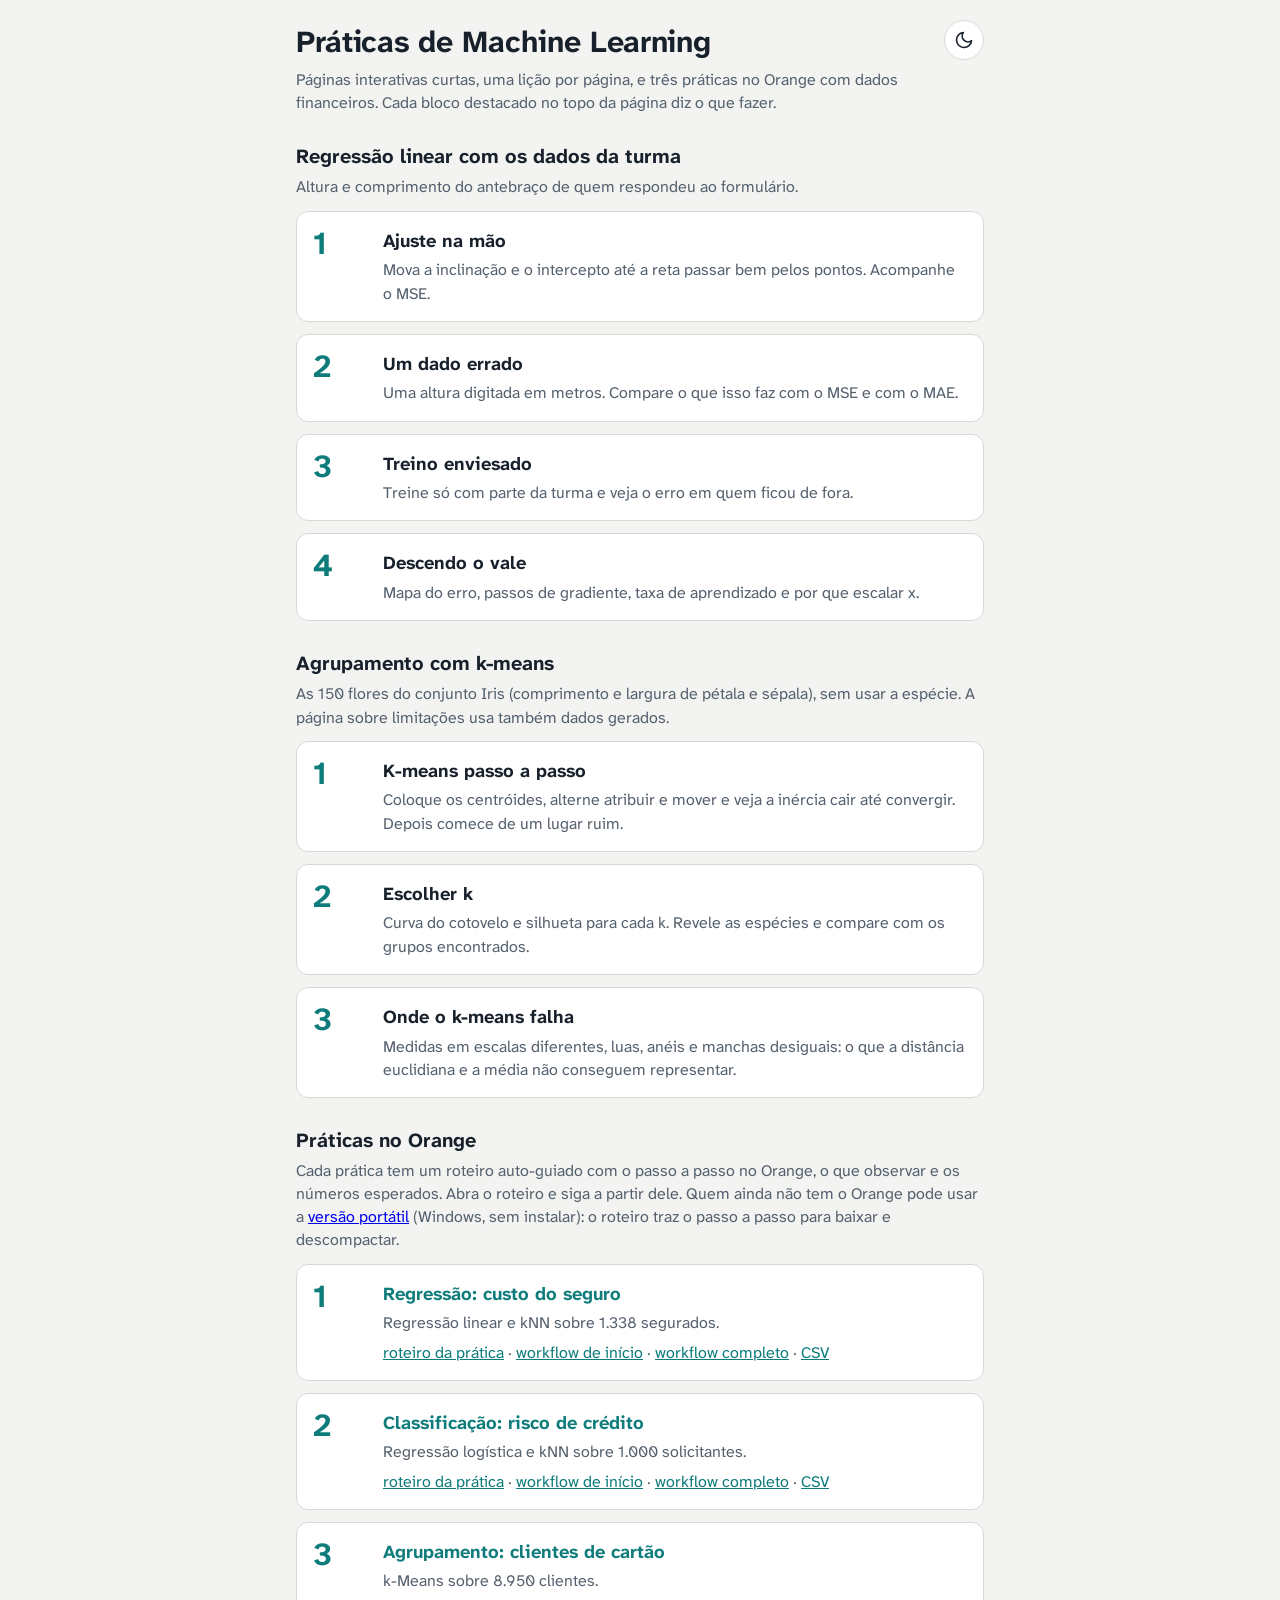
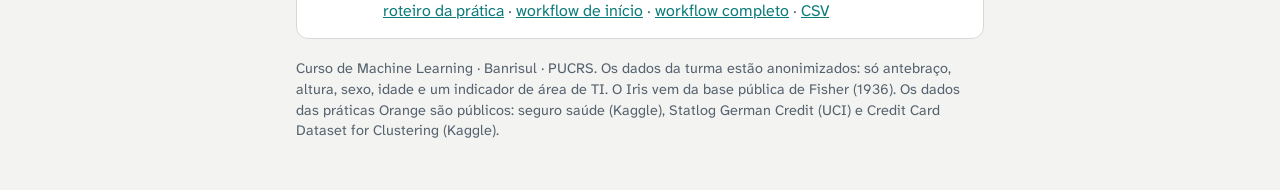
<file: index.html>
<!DOCTYPE html>
<html lang="pt-BR">
<head>
<meta charset="utf-8">
<meta name="viewport" content="width=device-width, initial-scale=1, viewport-fit=cover">
<title>Práticas de Machine Learning</title>
<link rel="preconnect" href="https://fonts.googleapis.com">
<link href="https://fonts.googleapis.com/css2?family=Atkinson+Hyperlegible+Next:wght@400;500;700&display=swap" rel="stylesheet">
<style>
:root{
  color-scheme:light;
  --bg:#f3f4f1;--panel:#ffffff;--ink:#17202b;--ink-2:#55616e;--line:#d6dad4;--grid:#e9ebe6;
  --m:#2f6fde;--f:#e0559e;--n:#9aa3ad;--you:#0e7c7b;--best:#d98c1f;--err:#c6303e;
  --heat0:#f8f1d8;--heat1:#1b1f3a;
  box-sizing:border-box;padding-top:env(safe-area-inset-top,0px);padding-bottom:env(safe-area-inset-bottom,0px);
}
@media (prefers-color-scheme:dark){:root:not([data-theme="light"]){color-scheme:dark;
  --bg:#141a21;--panel:#1d252e;--ink:#eef1f4;--ink-2:#a9b4bf;--line:#34404c;--grid:#283239;
  --m:#6d9bf2;--f:#f07bb8;--n:#6f7a86;--you:#3fd0c5;--best:#f0b04a;--err:#ff6b78;--heat0:#2a2f27;--heat1:#f4e6a8}}
:root[data-theme="dark"]{color-scheme:dark;
  --bg:#141a21;--panel:#1d252e;--ink:#eef1f4;--ink-2:#a9b4bf;--line:#34404c;--grid:#283239;
  --m:#6d9bf2;--f:#f07bb8;--n:#6f7a86;--you:#3fd0c5;--best:#f0b04a;--err:#ff6b78;--heat0:#2a2f27;--heat1:#f4e6a8}
html{scroll-padding-top:env(safe-area-inset-top,0px)}
*{box-sizing:inherit}
body{margin:0;background:var(--bg);color:var(--ink);font-family:"Atkinson Hyperlegible Next","Atkinson Hyperlegible",system-ui,-apple-system,"Segoe UI",sans-serif;font-size:16px;line-height:1.45}
.wrap{max-width:1180px;margin:0 auto;padding:20px 16px 48px}
header h1{font-size:1.9rem;font-weight:700;margin:0 0 4px;letter-spacing:-.01em}
header p{margin:0;color:var(--ink-2);max-width:70ch}
.eq{font-size:1.35rem;font-weight:500;margin:14px 0 6px}
.eq b{font-weight:700;color:var(--you)}
.chips{display:flex;flex-wrap:wrap;gap:6px;margin:14px 0 4px}
.chip{border:1px solid var(--line);background:var(--panel);color:var(--ink);border-radius:999px;padding:6px 12px;font:inherit;font-size:.92rem;cursor:pointer}
.chip[aria-pressed="true"]{background:var(--ink);color:var(--bg);border-color:var(--ink)}
.chip:focus-visible,button:focus-visible,input:focus-visible{outline:2px solid var(--you);outline-offset:2px}
.seed{display:inline-flex;align-items:center;gap:6px;color:var(--ink-2);font-size:.92rem}
.seed input{width:64px;font:inherit;padding:4px 6px;border:1px solid var(--line);border-radius:6px;background:var(--panel);color:var(--ink)}
.grid{display:grid;grid-template-columns:minmax(0,1.6fr) minmax(280px,1fr);gap:16px;margin-top:12px}
@media (max-width:820px){.grid{grid-template-columns:1fr}}
.panel{background:var(--panel);border:1px solid var(--line);border-radius:10px;padding:14px}
.panel h2{font-size:1rem;font-weight:700;margin:0 0 8px}
svg{display:block;width:100%;height:auto}
.axis text{fill:var(--ink-2);font-size:11px}
.axis line,.axis path{stroke:var(--line)}
.gridl{stroke:var(--grid)}
.ctl{display:grid;grid-template-columns:auto 1fr auto;align-items:center;gap:8px 10px;margin:8px 0}
.ctl label{font-weight:500}
.ctl input[type=range]{width:100%;accent-color:var(--you)}
.ctl input[type=number]{width:84px;font:inherit;padding:4px 6px;border:1px solid var(--line);border-radius:6px;background:var(--panel);color:var(--ink)}
.metrics{display:grid;grid-template-columns:1fr 1fr;gap:10px;margin-top:8px}
.met{border-top:3px solid var(--you);padding:6px 0 0}
.met.test{border-top-color:var(--n)}
.met h3{font-size:.85rem;font-weight:500;color:var(--ink-2);margin:0 0 2px}
.met .big{font-size:1.6rem;font-weight:700;line-height:1.1}
.met .sm{font-size:.85rem;color:var(--ink-2)}
.row{display:flex;flex-wrap:wrap;gap:8px 16px;align-items:center;margin:8px 0;font-size:.95rem}
.row label{display:inline-flex;align-items:center;gap:6px;cursor:pointer}
.btn{font:inherit;font-size:.92rem;padding:6px 12px;border-radius:8px;border:1px solid var(--line);background:var(--panel);color:var(--ink);cursor:pointer}
.btn.primary{background:var(--you);border-color:var(--you);color:#fff}
.btn:disabled{opacity:.5;cursor:default}
.note{color:var(--ink-2);font-size:.9rem;margin:8px 0 0}
.note a{color:inherit}
.dot{display:inline-block;width:.7em;height:.7em;border-radius:50%;margin-right:.3em;vertical-align:middle}
.hollow{display:inline-block;width:.6em;height:.6em;border-radius:50%;border:2px solid var(--ink-2);margin-right:.3em;vertical-align:middle}
.heatwrap{position:relative;margin-top:6px}
.heatwrap canvas{width:100%;height:auto;display:block;border-radius:6px;cursor:crosshair}
.heatwrap svg{position:absolute;inset:0;pointer-events:none}
.warn{color:var(--err);font-weight:500}
.best{color:var(--best);font-weight:700}
.sr{position:absolute;width:1px;height:1px;overflow:hidden;clip:rect(0 0 0 0)}
@media (prefers-reduced-motion:no-preference){.trail circle{transition:none}}

.cards{display:grid;gap:12px;margin-top:20px}
.card{display:grid;grid-template-columns:56px 1fr;gap:14px;align-items:start;background:var(--panel);border:1px solid var(--line);border-radius:12px;padding:16px;color:inherit;text-decoration:none}
.card:hover{border-color:var(--you)}
.card .num{font-size:2rem;font-weight:700;color:var(--you);line-height:1}
.card h2{margin:0 0 4px;font-size:1.15rem}
.card p{margin:0;color:var(--ink-2)}
.card .links{margin-top:6px}.card .links a,.card h2 a{color:var(--you)}.card h2 a{text-decoration:none}.card h2 a:hover{text-decoration:underline}
h2.sec{font-size:1.25rem;font-weight:700;margin:28px 0 0}
h2.sec+p{margin:4px 0 0;color:var(--ink-2)}
.wrap{position:relative}
header{padding-right:56px}
.theme{position:absolute;top:20px;right:16px;width:40px;height:40px;display:inline-flex;align-items:center;justify-content:center;border:1px solid var(--line);border-radius:999px;background:var(--panel);color:var(--ink);cursor:pointer;padding:0}
.theme:hover{border-color:var(--you)}
.theme svg{width:20px;height:20px;fill:none;stroke:currentColor;stroke-width:2;stroke-linecap:round;stroke-linejoin:round}
.theme .sun{display:none}
@media (prefers-color-scheme:dark){:root:not([data-theme="light"]) .theme .sun{display:block}:root:not([data-theme="light"]) .theme .moon{display:none}}
:root[data-theme="dark"] .theme .sun{display:block}
:root[data-theme="dark"] .theme .moon{display:none}
</style>
<script>try{var t=localStorage.getItem('theme');if(t==='light'||t==='dark')document.documentElement.dataset.theme=t}catch(e){}</script>
</head>
<body>
<div class="wrap" style="max-width:720px">
<button class="theme" id="theme" type="button" aria-label="Alternar modo claro e escuro" title="Modo claro / escuro"><svg class="moon" viewBox="0 0 24 24" aria-hidden="true"><path d="M21 12.8A9 9 0 1 1 11.2 3a7 7 0 0 0 9.8 9.8z"/></svg><svg class="sun" viewBox="0 0 24 24" aria-hidden="true"><circle cx="12" cy="12" r="4"/><path d="M12 2v2M12 20v2M4.9 4.9l1.4 1.4M17.7 17.7l1.4 1.4M2 12h2M20 12h2M4.9 19.1l1.4-1.4M17.7 6.3l1.4-1.4"/></svg></button>
<header>
  <h1>Práticas de Machine Learning</h1>
  <p>Páginas interativas curtas, uma lição por página, e três práticas no Orange com dados financeiros. Cada bloco destacado no topo da página diz o que fazer.</p>
</header>
<h2 class="sec">Regressão linear com os dados da turma</h2>
<p>Altura e comprimento do antebraço de quem respondeu ao formulário.</p>
<div class="cards" style="margin-top:12px"><a class="card" href="1-ajuste.html"><div class="num">1</div><div><h2>Ajuste na mão</h2><p>Mova a inclinação e o intercepto até a reta passar bem pelos pontos. Acompanhe o MSE.</p></div></a><a class="card" href="2-dado-errado.html"><div class="num">2</div><div><h2>Um dado errado</h2><p>Uma altura digitada em metros. Compare o que isso faz com o MSE e com o MAE.</p></div></a><a class="card" href="3-enviesado.html"><div class="num">3</div><div><h2>Treino enviesado</h2><p>Treine só com parte da turma e veja o erro em quem ficou de fora.</p></div></a><a class="card" href="4-gradiente.html"><div class="num">4</div><div><h2>Descendo o vale</h2><p>Mapa do erro, passos de gradiente, taxa de aprendizado e por que escalar x.</p></div></a></div>
<h2 class="sec">Agrupamento com k-means</h2>
<p>As 150 flores do conjunto Iris (comprimento e largura de pétala e sépala), sem usar a espécie. A página sobre limitações usa também dados gerados.</p>
<div class="cards" style="margin-top:12px"><a class="card" href="c1-passo-a-passo.html"><div class="num">1</div><div><h2>K-means passo a passo</h2><p>Coloque os centróides, alterne atribuir e mover e veja a inércia cair até convergir. Depois comece de um lugar ruim.</p></div></a><a class="card" href="c2-escolher-k.html"><div class="num">2</div><div><h2>Escolher k</h2><p>Curva do cotovelo e silhueta para cada k. Revele as espécies e compare com os grupos encontrados.</p></div></a><a class="card" href="c3-limitacoes.html"><div class="num">3</div><div><h2>Onde o k-means falha</h2><p>Medidas em escalas diferentes, luas, anéis e manchas desiguais: o que a distância euclidiana e a média não conseguem representar.</p></div></a></div>
<h2 class="sec">Práticas no Orange</h2>
<p>Cada prática tem um roteiro auto-guiado com o passo a passo no Orange, o que observar e os números esperados. Abra o roteiro e siga a partir dele. Quem ainda não tem o Orange pode usar a <a href="p1-regressao.html#orange">versão portátil</a> (Windows, sem instalar): o roteiro traz o passo a passo para baixar e descompactar.</p>
<div class="cards" style="margin-top:12px"><div class="card"><div class="num">1</div><div><h2><a href="p1-regressao.html">Regressão: custo do seguro</a></h2><p>Regressão linear e kNN sobre 1.338 segurados.</p><p class="links"><a href="p1-regressao.html">roteiro da prática</a> · <a href="orange/p1_regressao_inicio.ows" download>workflow de início</a> · <a href="orange/p1_regressao_completo.ows" download>workflow completo</a> · <a href="data/insurance.csv">CSV</a></p></div></div><div class="card"><div class="num">2</div><div><h2><a href="p2-classificacao.html">Classificação: risco de crédito</a></h2><p>Regressão logística e kNN sobre 1.000 solicitantes.</p><p class="links"><a href="p2-classificacao.html">roteiro da prática</a> · <a href="orange/p2_classificacao_inicio.ows" download>workflow de início</a> · <a href="orange/p2_classificacao_completo.ows" download>workflow completo</a> · <a href="data/german_credit.csv">CSV</a></p></div></div><div class="card"><div class="num">3</div><div><h2><a href="p3-agrupamento.html">Agrupamento: clientes de cartão</a></h2><p>k-Means sobre 8.950 clientes.</p><p class="links"><a href="p3-agrupamento.html">roteiro da prática</a> · <a href="orange/p3_agrupamento_inicio.ows" download>workflow de início</a> · <a href="orange/p3_agrupamento_completo.ows" download>workflow completo</a> · <a href="data/cartao.csv">CSV</a></p></div></div></div>
<p class="note" style="margin-top:20px">Curso de Machine Learning · Banrisul · PUCRS. Os dados da turma estão anonimizados: só antebraço, altura, sexo, idade e um indicador de área de TI. O Iris vem da base pública de Fisher (1936). Os dados das práticas Orange são públicos: seguro saúde (Kaggle), Statlog German Credit (UCI) e Credit Card Dataset for Clustering (Kaggle).</p>
</div>
<script>
(function(){const b=document.getElementById('theme');if(!b)return;
const dark=()=>{const t=document.documentElement.dataset.theme;return t?t==='dark':matchMedia('(prefers-color-scheme:dark)').matches;};
b.addEventListener('click',()=>{const next=dark()?'light':'dark';document.documentElement.dataset.theme=next;
  try{localStorage.setItem('theme',next)}catch(e){}
  if(typeof render==='function')render(true);});})();
</script>
</body>
</html>
</file>
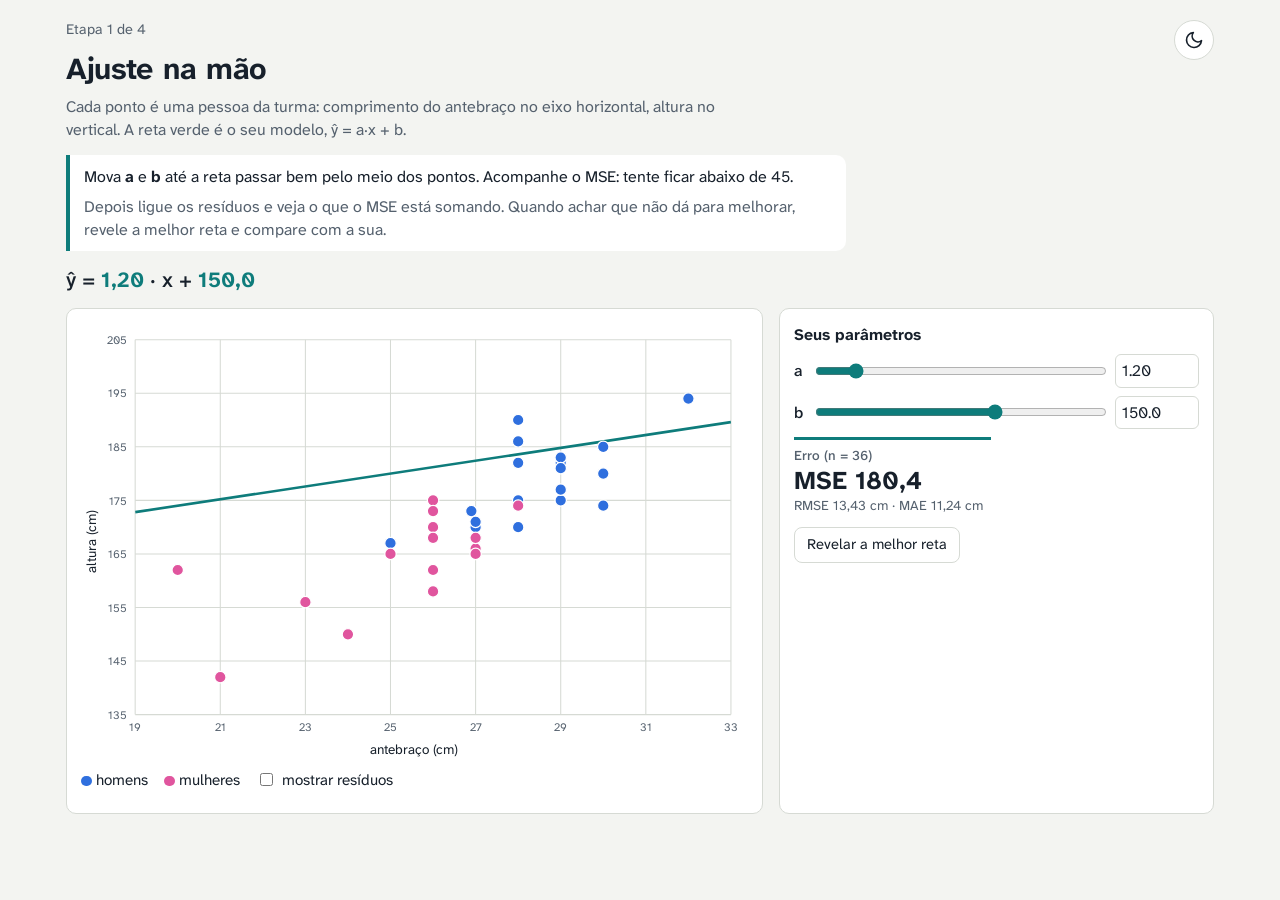
<file: 1-ajuste.html>
<!DOCTYPE html>
<html lang="pt-BR">
<head>
<meta charset="utf-8">
<meta name="viewport" content="width=device-width, initial-scale=1, viewport-fit=cover">
<title>1. Ajuste na mão</title>
<link rel="preconnect" href="https://fonts.googleapis.com">
<link href="https://fonts.googleapis.com/css2?family=Atkinson+Hyperlegible+Next:wght@400;500;700&display=swap" rel="stylesheet">
<style>
:root{
  color-scheme:light;
  --bg:#f3f4f1;--panel:#ffffff;--ink:#17202b;--ink-2:#55616e;--line:#d6dad4;--grid:#e9ebe6;
  --m:#2f6fde;--f:#e0559e;--n:#9aa3ad;--you:#0e7c7b;--best:#d98c1f;--err:#c6303e;
  --heat0:#f8f1d8;--heat1:#1b1f3a;
  box-sizing:border-box;padding-top:env(safe-area-inset-top,0px);padding-bottom:env(safe-area-inset-bottom,0px);
}
@media (prefers-color-scheme:dark){:root:not([data-theme="light"]){color-scheme:dark;
  --bg:#141a21;--panel:#1d252e;--ink:#eef1f4;--ink-2:#a9b4bf;--line:#34404c;--grid:#283239;
  --m:#6d9bf2;--f:#f07bb8;--n:#6f7a86;--you:#3fd0c5;--best:#f0b04a;--err:#ff6b78;--heat0:#2a2f27;--heat1:#f4e6a8}}
:root[data-theme="dark"]{color-scheme:dark;
  --bg:#141a21;--panel:#1d252e;--ink:#eef1f4;--ink-2:#a9b4bf;--line:#34404c;--grid:#283239;
  --m:#6d9bf2;--f:#f07bb8;--n:#6f7a86;--you:#3fd0c5;--best:#f0b04a;--err:#ff6b78;--heat0:#2a2f27;--heat1:#f4e6a8}
html{scroll-padding-top:env(safe-area-inset-top,0px)}
*{box-sizing:inherit}
body{margin:0;background:var(--bg);color:var(--ink);font-family:"Atkinson Hyperlegible Next","Atkinson Hyperlegible",system-ui,-apple-system,"Segoe UI",sans-serif;font-size:16px;line-height:1.45}
.wrap{max-width:1180px;margin:0 auto;padding:20px 16px 48px}
header h1{font-size:1.9rem;font-weight:700;margin:0 0 4px;letter-spacing:-.01em}
header p{margin:0;color:var(--ink-2);max-width:70ch}
.eq{font-size:1.35rem;font-weight:500;margin:14px 0 6px}
.eq b{font-weight:700;color:var(--you)}
.chips{display:flex;flex-wrap:wrap;gap:6px;margin:14px 0 4px}
.chip{border:1px solid var(--line);background:var(--panel);color:var(--ink);border-radius:999px;padding:6px 12px;font:inherit;font-size:.92rem;cursor:pointer}
.chip[aria-pressed="true"]{background:var(--ink);color:var(--bg);border-color:var(--ink)}
.chip:focus-visible,button:focus-visible,input:focus-visible{outline:2px solid var(--you);outline-offset:2px}
.seed{display:inline-flex;align-items:center;gap:6px;color:var(--ink-2);font-size:.92rem}
.seed input{width:64px;font:inherit;padding:4px 6px;border:1px solid var(--line);border-radius:6px;background:var(--panel);color:var(--ink)}
.grid{display:grid;grid-template-columns:minmax(0,1.6fr) minmax(280px,1fr);gap:16px;margin-top:12px}
@media (max-width:820px){.grid{grid-template-columns:1fr}}
.panel{background:var(--panel);border:1px solid var(--line);border-radius:10px;padding:14px}
.panel h2{font-size:1rem;font-weight:700;margin:0 0 8px}
svg{display:block;width:100%;height:auto}
.axis text{fill:var(--ink-2);font-size:11px}
.axis line,.axis path{stroke:var(--line)}
.gridl{stroke:var(--grid)}
.ctl{display:grid;grid-template-columns:auto 1fr auto;align-items:center;gap:8px 10px;margin:8px 0}
.ctl label{font-weight:500}
.ctl input[type=range]{width:100%;accent-color:var(--you)}
.ctl input[type=number]{width:84px;font:inherit;padding:4px 6px;border:1px solid var(--line);border-radius:6px;background:var(--panel);color:var(--ink)}
.metrics{display:grid;grid-template-columns:1fr 1fr;gap:10px;margin-top:8px}
.met{border-top:3px solid var(--you);padding:6px 0 0}
.met.test{border-top-color:var(--n)}
.met h3{font-size:.85rem;font-weight:500;color:var(--ink-2);margin:0 0 2px}
.met .big{font-size:1.6rem;font-weight:700;line-height:1.1}
.met .sm{font-size:.85rem;color:var(--ink-2)}
.row{display:flex;flex-wrap:wrap;gap:8px 16px;align-items:center;margin:8px 0;font-size:.95rem}
.row label{display:inline-flex;align-items:center;gap:6px;cursor:pointer}
.btn{font:inherit;font-size:.92rem;padding:6px 12px;border-radius:8px;border:1px solid var(--line);background:var(--panel);color:var(--ink);cursor:pointer}
.btn.primary{background:var(--you);border-color:var(--you);color:#fff}
.btn:disabled{opacity:.5;cursor:default}
.note{color:var(--ink-2);font-size:.9rem;margin:8px 0 0}
.note a{color:inherit}
.dot{display:inline-block;width:.7em;height:.7em;border-radius:50%;margin-right:.3em;vertical-align:middle}
.hollow{display:inline-block;width:.6em;height:.6em;border-radius:50%;border:2px solid var(--ink-2);margin-right:.3em;vertical-align:middle}
.heatwrap{position:relative;margin-top:6px}
.heatwrap canvas{width:100%;height:auto;display:block;border-radius:6px;cursor:crosshair}
.heatwrap svg{position:absolute;inset:0;pointer-events:none}
.warn{color:var(--err);font-weight:500}
.best{color:var(--best);font-weight:700}
.sr{position:absolute;width:1px;height:1px;overflow:hidden;clip:rect(0 0 0 0)}
@media (prefers-reduced-motion:no-preference){.trail circle{transition:none}}

.task{background:var(--panel);border-left:4px solid var(--you);border-radius:0 10px 10px 0;padding:10px 14px;margin:14px 0 4px;max-width:78ch}
.task p{margin:0}.task p+p{margin-top:6px;color:var(--ink-2)}
.steps{color:var(--ink-2);font-size:.9rem;margin-bottom:6px}
.lock .ctl input{opacity:.5}
.wrap{position:relative}
header{padding-right:56px}
.theme{position:absolute;top:20px;right:16px;width:40px;height:40px;display:inline-flex;align-items:center;justify-content:center;border:1px solid var(--line);border-radius:999px;background:var(--panel);color:var(--ink);cursor:pointer;padding:0}
.theme:hover{border-color:var(--you)}
.theme svg{width:20px;height:20px;fill:none;stroke:currentColor;stroke-width:2;stroke-linecap:round;stroke-linejoin:round}
.theme .sun{display:none}
@media (prefers-color-scheme:dark){:root:not([data-theme="light"]) .theme .sun{display:block}:root:not([data-theme="light"]) .theme .moon{display:none}}
:root[data-theme="dark"] .theme .sun{display:block}
:root[data-theme="dark"] .theme .moon{display:none}
</style>
<script>try{var t=localStorage.getItem('theme');if(t==='light'||t==='dark')document.documentElement.dataset.theme=t}catch(e){}</script>
</head>
<body>
<div class="wrap">
<button class="theme" id="theme" type="button" aria-label="Alternar modo claro e escuro" title="Modo claro / escuro"><svg class="moon" viewBox="0 0 24 24" aria-hidden="true"><path d="M21 12.8A9 9 0 1 1 11.2 3a7 7 0 0 0 9.8 9.8z"/></svg><svg class="sun" viewBox="0 0 24 24" aria-hidden="true"><circle cx="12" cy="12" r="4"/><path d="M12 2v2M12 20v2M4.9 4.9l1.4 1.4M17.7 17.7l1.4 1.4M2 12h2M20 12h2M4.9 19.1l1.4-1.4M17.7 6.3l1.4-1.4"/></svg></button>
<header>
  <div class="steps">Etapa 1 de 4</div>
  <h1>Ajuste na mão</h1>
  <p>Cada ponto é uma pessoa da turma: comprimento do antebraço no eixo horizontal, altura no vertical. A reta verde é o seu modelo, ŷ = a·x + b.</p>
</header>
<div class="task"><p>Mova <b>a</b> e <b>b</b> até a reta passar bem pelo meio dos pontos. Acompanhe o MSE: tente ficar abaixo de 45.</p><p>Depois ligue os resíduos e veja o que o MSE está somando. Quando achar que não dá para melhorar, revele a melhor reta e compare com a sua.</p></div>
<div class="eq" id="eq"></div>

<div class="grid">
  <div class="panel">
    <svg id="sc" viewBox="0 0 640 420" role="img" aria-label="Dispersão altura por antebraço com a sua reta"></svg>
    <div class="row">
      <span><span class="dot" style="background:var(--m)"></span>homens</span>
      <span><span class="dot" style="background:var(--f)"></span>mulheres</span>
      
      <label><input type="checkbox" id="resid"> mostrar resíduos</label>
      
    </div>
    <div class="note" id="mustnote" hidden>MUST (adultos &lt; 65): homens 79,2 + 3,60·ulna; mulheres 95,6 + 2,77·ulna. <a href="https://uhra.herts.ac.uk/id/eprint/2812" target="_blank" rel="noopener">Madden, Tsikoura &amp; Stott (2012)</a>.</div>
    <div class="note" id="typonote" hidden>Uma altura de 168 virou 16,8, como acontece quando alguém digita em metros. O ponto está contornado em vermelho.</div>
  </div>
  <div class="panel">
    <h2>Seus parâmetros</h2>
    <div class="ctl">
      <label for="b">a</label><input type="range" id="b"><input type="number" id="bn" step="0.01">
      <label for="a">b</label><input type="range" id="a"><input type="number" id="an" step="0.5">
    </div>
    
    <div class="metrics">
      <div class="met"><h3 id="trn-h">Erro</h3><div class="big" id="trn-mse"></div><div class="sm" id="trn-sm"></div></div>
      
    </div>
    
    
    <div class="row" style="margin-top:12px">
      <button class="btn" id="reveal">Revelar a melhor reta</button>
      <span id="bestinfo"></span>
    </div>
    
  </div>
</div>
</div>
<script>
const F={"subsets": false, "typo": false, "must": false, "mae": true, "reveal": true, "gd": false};
const PTS=[{"s":"F","i":52,"x":27.0,"y":168.0,"t":0},{"s":"F","i":46,"x":21.0,"y":142.0,"t":0},{"s":"F","i":43,"x":26.0,"y":175.0,"t":0},{"s":"M","i":55,"x":28.0,"y":174.0,"t":1},{"s":"M","i":36,"x":28.0,"y":186.0,"t":1},{"s":"F","i":44,"x":26.0,"y":170.0,"t":1},{"s":"F","i":52,"x":24.0,"y":150.0,"t":0},{"s":"F","i":36,"x":26.0,"y":168.0,"t":0},{"s":"F","i":43,"x":27.0,"y":166.0,"t":0},{"s":"M","i":30,"x":28.0,"y":182.0,"t":0},{"s":"F","i":41,"x":26.0,"y":173.0,"t":0},{"s":"F","i":32,"x":20.0,"y":162.0,"t":1},{"s":"M","i":46,"x":28.0,"y":175.0,"t":0},{"s":"M","i":44,"x":29.0,"y":183.0,"t":1},{"s":"F","i":46,"x":28.0,"y":174.0,"t":0},{"s":"M","i":46,"x":29.0,"y":182.0,"t":1},{"s":"M","i":35,"x":27.0,"y":170.0,"t":0},{"s":"M","i":27,"x":26.9,"y":173.0,"t":1},{"s":"M","i":36,"x":25.0,"y":167.0,"t":0},{"s":"M","i":34,"x":30.0,"y":180.0,"t":0},{"s":"M","i":37,"x":27.0,"y":171.0,"t":0},{"s":"M","i":41,"x":30.0,"y":185.0,"t":1},{"s":"F","i":42,"x":25.0,"y":165.0,"t":0},{"s":"M","i":51,"x":29.0,"y":175.0,"t":1},{"s":"M","i":43,"x":30.0,"y":174.0,"t":0},{"s":"M","i":34,"x":28.0,"y":170.0,"t":0},{"s":"F","i":38,"x":26.0,"y":158.0,"t":0},{"s":"M","i":41,"x":29.0,"y":183.0,"t":0},{"s":"F","i":45,"x":27.0,"y":165.0,"t":0},{"s":"M","i":34,"x":32.0,"y":194.0,"t":1},{"s":"F","i":43,"x":23.0,"y":156.0,"t":0},{"s":"M","i":45,"x":29.0,"y":181.0,"t":0},{"s":"M","i":41,"x":28.0,"y":190.0,"t":0},{"s":"F","i":47,"x":27.0,"y":168.0,"t":0},{"s":"F","i":32,"x":26.0,"y":162.0,"t":1},{"s":"M","i":45,"x":29.0,"y":177.0,"t":0}];
const SEX={M:'var(--m)',F:'var(--f)',N:'var(--n)'};
const MUST=[{s:'M',a:79.2,b:3.60},{s:'F',a:95.6,b:2.77}];
const XMEAN=PTS.reduce((s,p)=>s+p.x,0)/PTS.length;
const S={a:(F.gd?10:150),b:(F.gd?4.5:1.2),center:false,sub:F.subsets?'M':'all',seed:1,eta:1e-3,typo:false,must:false,resid:false,reveal:false,locked:false,trail:[]};
const $=id=>document.getElementById(id);
const on=(id,ev,fn)=>{const e=$(id);if(e)e.addEventListener(ev,fn);};

function data(){ if(!S.typo) return PTS; const i=PTS.findIndex(p=>p.y===168); return PTS.map((p,k)=>k===i?{...p,y:16.8,typo:true}:p); }
function rng(seed){ let t=seed*2654435761>>>0; return ()=>{t+=0x6D2B79F5;let r=Math.imul(t^t>>>15,1|t);r^=r+Math.imul(r^r>>>7,61|r);return((r^r>>>14)>>>0)/4294967296}; }
function split(){ const D=data(); let inTrain;
  switch(S.sub){case 'M':inTrain=p=>p.s==='M';break;case 'F':inTrain=p=>p.s==='F';break;case 'ti':inTrain=p=>p.t===1;break;case 'young':inTrain=p=>p.i<=40;break;
    case 'rand':{const r=rng(S.seed);const idx=D.map((_,k)=>k).sort(()=>r()-.5).slice(0,Math.round(.7*D.length));const set=new Set(idx);inTrain=(p,k)=>set.has(k);break;}
    default:inTrain=()=>true;}
  const tr=[],te=[]; D.forEach((p,k)=>(inTrain(p,k)?tr:te).push(p)); return {tr,te,all:D}; }
const xv=p=>S.center?p.x-XMEAN:p.x;
const pred=(a,b,p)=>a+b*xv(p);
function metrics(set,a=S.a,b=S.b){ if(!set.length) return null; let se=0,ae=0; for(const p of set){const e=pred(a,b,p)-p.y;se+=e*e;ae+=Math.abs(e);} return {n:set.length,mse:se/set.length,rmse:Math.sqrt(se/set.length),mae:ae/set.length}; }
function ols(set){ const n=set.length; let sx=0,sy=0; for(const p of set){sx+=xv(p);sy+=p.y;} const mx=sx/n,my=sy/n; let sxy=0,sxx=0; for(const p of set){sxy+=(xv(p)-mx)*(p.y-my);sxx+=(xv(p)-mx)**2;} const b=sxy/sxx; return {a:my-b*mx,b}; }
function grad(set,a,b){ let ga=0,gb=0; for(const p of set){const e=pred(a,b,p)-p.y;ga+=e;gb+=e*xv(p);} return [2*ga/set.length,2*gb/set.length]; }
function ranges(){ return S.center?{a:[120,230],b:[-2,8]}:{a:[-100,300],b:[0,10]}; }
const fmt=(v,d=1)=>v.toLocaleString('pt-BR',{minimumFractionDigits:d,maximumFractionDigits:d});
function syncSliders(){ const R=ranges(); $('a').min=R.a[0];$('a').max=R.a[1];$('a').step=.5;$('b').min=R.b[0];$('b').max=R.b[1];$('b').step=.01;
  $('a').value=S.a;$('an').value=fmt(S.a,1).replace(',','.');$('b').value=S.b;$('bn').value=fmt(S.b,2).replace(',','.');
  ['a','an','b','bn'].forEach(i=>$(i).disabled=S.locked); document.body.classList.toggle('lock',S.locked); }

function drawScatter(){ const {tr,te,all}=split(); const showTest=!F.subsets||S.locked; const W=640,H=420,m={l:52,r:16,t:16,b:44};
  const xs=all.map(p=>p.x),ys=all.map(p=>p.y); const x0=Math.floor(Math.min(...xs)-1),x1=Math.ceil(Math.max(...xs)+1);
  let y0=Math.floor(Math.min(...ys)/10)*10-5,y1=Math.ceil(Math.max(...ys)/10)*10+5; if(S.typo){y0=0;}
  const sx=x=>m.l+(x-x0)/(x1-x0)*(W-m.l-m.r), sy=y=>H-m.b-(y-y0)/(y1-y0)*(H-m.t-m.b);
  const line=(a,b,col,dash,raw)=>{const f=x=>a+b*(raw?x:(S.center?x-XMEAN:x)); return '<line x1="'+sx(x0)+'" y1="'+sy(f(x0))+'" x2="'+sx(x1)+'" y2="'+sy(f(x1))+'" stroke="'+col+'" stroke-width="2.5" '+(dash?'stroke-dasharray="7 5"':'')+' />';};
  let g='<defs><clipPath id="cp"><rect x="'+m.l+'" y="'+m.t+'" width="'+(W-m.l-m.r)+'" height="'+(H-m.t-m.b)+'"/></clipPath></defs><g class="axis">';
  const xt=[];for(let x=x0;x<=x1;x+=2)xt.push(x); const yt=[];const ystep=S.typo?20:10;for(let y=y0;y<=y1;y+=ystep)yt.push(y);
  xt.forEach(x=>{g+='<line class="gridl" x1="'+sx(x)+'" x2="'+sx(x)+'" y1="'+m.t+'" y2="'+(H-m.b)+'"/><text x="'+sx(x)+'" y="'+(H-m.b+16)+'" text-anchor="middle">'+x+'</text>';});
  yt.forEach(y=>{g+='<line class="gridl" x1="'+m.l+'" x2="'+(W-m.r)+'" y1="'+sy(y)+'" y2="'+sy(y)+'"/><text x="'+(m.l-8)+'" y="'+(sy(y)+4)+'" text-anchor="end">'+y+'</text>';});
  g+='<text x="'+(W/2)+'" y="'+(H-6)+'" text-anchor="middle" style="font-size:13px;fill:var(--ink)">antebraço (cm)</text>';
  g+='<text transform="translate(14,'+(H/2)+') rotate(-90)" text-anchor="middle" style="font-size:13px;fill:var(--ink)">altura (cm)</text></g><g clip-path="url(#cp)">';
  const rs=S.resid?(showTest?tr.concat(te):tr):[];
  rs.forEach(p=>{g+='<line x1="'+sx(p.x)+'" x2="'+sx(p.x)+'" y1="'+sy(p.y)+'" y2="'+sy(pred(S.a,S.b,p))+'" stroke="var(--err)" stroke-width="1.2" opacity=".55"/>';});
  if(S.must) MUST.forEach(e=>{g+=line(e.a,e.b,SEX[e.s],true,true);});
  if(S.reveal){const o=ols(tr); g+=line(o.a,o.b,'var(--best)',false,false);}
  g+=line(S.a,S.b,'var(--you)',false,false);
  if(showTest) te.forEach(p=>{g+='<circle cx="'+sx(p.x)+'" cy="'+sy(p.y)+'" r="5" fill="none" stroke="'+SEX[p.s]+'" stroke-width="1.6" opacity=".7"/>';});
  tr.forEach(p=>{g+='<circle cx="'+sx(p.x)+'" cy="'+sy(p.y)+'" r="5.5" fill="'+SEX[p.s]+'" '+(p.typo?'stroke="var(--err)" stroke-width="2.5"':'stroke="var(--panel)" stroke-width="1.2"')+'><title>antebraço '+fmt(p.x)+' cm, altura '+fmt(p.y)+' cm</title></circle>';});
  g+='</g>'; $('sc').innerHTML=g; }

function drawMetrics(){ const {tr,te}=split(); const mt=metrics(tr),me=metrics(te);
  $('trn-h').textContent=(F.subsets?'Treino':'Erro')+' (n = '+tr.length+')'; $('trn-mse').textContent='MSE '+fmt(mt.mse,1);
  $('trn-sm').textContent='RMSE '+fmt(mt.rmse,2)+' cm'+(F.mae?' · MAE '+fmt(mt.mae,2)+' cm':'');
  if(F.subsets){ $('tstbox').hidden=!S.locked; $('legtest').hidden=!S.locked; if(me){$('tst-h').textContent='Fora do treino (n = '+te.length+')';$('tst-mse').textContent='MSE '+fmt(me.mse,1);$('tst-sm').textContent='RMSE '+fmt(me.rmse,2)+' cm'+(F.mae?' · MAE '+fmt(me.mae,2)+' cm':'');} }
  const xl=S.center?'(x − '+fmt(XMEAN,1)+')':'x';
  $('eq').innerHTML='ŷ = <b>'+fmt(S.b,2)+'</b> · '+xl+' + <b>'+fmt(S.a,1)+'</b>';
  if(F.reveal){ if(S.reveal){const o=ols(tr),mo=metrics(tr,o.a,o.b);$('bestinfo').innerHTML='<span class="best">a = '+fmt(o.b,2)+', b = '+fmt(o.a,1)+'</span>, MSE '+fmt(mo.mse,1)+(F.mae?', MAE '+fmt(mo.mae,2):'')+(F.subsets&&me?' · fora do treino MSE '+fmt(metrics(te,o.a,o.b).mse,1)+', MAE '+fmt(metrics(te,o.a,o.b).mae,2):'');} else $('bestinfo').textContent=''; } }

let heatCache=null;
function hex(s){s=s.trim().replace('#','');return [0,2,4].map(i=>parseInt(s.substr(i,2),16));}
function drawHeat(force){ if(!F.gd) return; const {tr}=split(); const R=ranges(); const cv=$('heat'),W=cv.width,H=cv.height,ctx=cv.getContext('2d');
  const key=S.sub+S.seed+S.center+S.typo+matchMedia('(prefers-color-scheme:dark)').matches+(document.documentElement.dataset.theme||'');
  if(force||heatCache!==key){ heatCache=key; const img=ctx.createImageData(W,H); const vals=new Float32Array(W*H); let lo=Infinity,hi=-Infinity;
    for(let j=0;j<H;j++)for(let i=0;i<W;i++){const a=R.a[0]+(i/(W-1))*(R.a[1]-R.a[0]);const b=R.b[1]-(j/(H-1))*(R.b[1]-R.b[0]);const v=Math.log(metrics(tr,a,b).mse);vals[j*W+i]=v;if(v<lo)lo=v;if(v>hi)hi=v;}
    const cs=getComputedStyle(document.documentElement); const c0=hex(cs.getPropertyValue('--heat0')),c1=hex(cs.getPropertyValue('--heat1'));
    for(let k=0;k<W*H;k++){const t=1-(vals[k]-lo)/(hi-lo);const q=Math.pow(t,2.2);img.data[4*k]=c0[0]+(c1[0]-c0[0])*q;img.data[4*k+1]=c0[1]+(c1[1]-c0[1])*q;img.data[4*k+2]=c0[2]+(c1[2]-c0[2])*q;img.data[4*k+3]=255;}
    ctx.putImageData(img,0,0); }
  const px=a=>(a-R.a[0])/(R.a[1]-R.a[0])*W, py=b=>(R.b[1]-b)/(R.b[1]-R.b[0])*H;
  const every=Math.max(1,Math.ceil(S.trail.length/400)), last=S.trail.length-1;
  let g='<g>'; S.trail.forEach((t,k)=>{ if(k>0){const u=S.trail[k-1];g+='<line x1="'+px(u[0])+'" y1="'+py(u[1])+'" x2="'+px(t[0])+'" y2="'+py(t[1])+'" stroke="var(--you)" stroke-width="1.5" opacity=".8"/>';} if(k%every===0||k===last) g+='<circle cx="'+px(t[0])+'" cy="'+py(t[1])+'" r="2.5" fill="var(--you)"/>'; }); g+='</g>';
  if(S.reveal){const o=ols(tr);g+='<circle cx="'+px(o.a)+'" cy="'+py(o.b)+'" r="6" fill="none" stroke="var(--best)" stroke-width="2.5"/>';}
  g+='<circle cx="'+px(S.a)+'" cy="'+py(S.b)+'" r="6" fill="var(--you)" stroke="#fff" stroke-width="2"/>';
  g+='<text x="6" y="14" style="font-size:11px;fill:var(--ink-2)">a = '+fmt(R.b[1],0)+'</text><text x="6" y="'+(H-6)+'" style="font-size:11px;fill:var(--ink-2)">a = '+fmt(R.b[0],0)+'</text>';
  g+='<text x="'+(W-6)+'" y="'+(H-6)+'" text-anchor="end" style="font-size:11px;fill:var(--ink-2)">b = '+fmt(R.a[1],0)+'</text><text x="'+(W/2)+'" y="'+(H-6)+'" text-anchor="middle" style="font-size:11px;fill:var(--ink-2)">b →</text>';
  $('heatsvg').innerHTML=g; }
function render(force){ syncSliders(); drawScatter(); drawMetrics(); drawHeat(force); }

function gdSteps(n){ const {tr}=split(); const R=ranges(); if(!S.trail.length)S.trail.push([S.a,S.b]); let div=false;
  for(let k=0;k<n;k++){const [ga,gb]=grad(tr,S.a,S.b); S.a-=S.eta*ga; S.b-=S.eta*gb; S.trail.push([S.a,S.b]); if(!isFinite(S.a)||Math.abs(S.a)>1e6||Math.abs(S.b)>1e5){div=true;break;} }
  if(div){S.a=Math.min(Math.max(S.a,R.a[0]),R.a[1]);S.b=Math.min(Math.max(S.b,R.b[0]),R.b[1]);$('gdmsg').innerHTML='<span class="warn">divergiu: η grande demais para esta escala de x</span>';}
  else{const [ga,gb]=grad(tr,S.a,S.b);$('gdmsg').textContent='gradiente (∂a = '+fmt(gb,2)+', ∂b = '+fmt(ga,2)+')';}
  if(S.trail.length>5000)S.trail=S.trail.slice(-5000); render(); }

on('chips','click',e=>{const c=e.target.closest('.chip');if(!c)return;S.sub=c.dataset.sub;document.querySelectorAll('.chip').forEach(x=>x.setAttribute('aria-pressed',x===c));S.trail=[];S.reveal=false;S.locked=false;unlockUI();render();});
on('seed','input',e=>{S.seed=+e.target.value||1;if(S.sub==='rand'){S.locked=false;unlockUI();render();}});
on('a','input',e=>{S.a=+e.target.value;S.trail=[];render();});
on('b','input',e=>{S.b=+e.target.value;S.trail=[];render();});
on('an','change',e=>{S.a=+e.target.value;S.trail=[];render();});
on('bn','change',e=>{S.b=+e.target.value;S.trail=[];render();});
on('center','change',e=>{ S.a=e.target.checked?S.a+S.b*XMEAN:S.a-S.b*XMEAN; S.center=e.target.checked; S.trail=[]; $('gdmsg').textContent=''; render(true); });
on('resid','change',e=>{S.resid=e.target.checked;drawScatter();});
on('must','change',e=>{S.must=e.target.checked;$('mustnote').hidden=!S.must;drawScatter();});
on('typo','change',e=>{S.typo=e.target.checked;$('typonote').hidden=!S.typo;S.reveal=false;if($('reveal'))$('reveal').textContent='Revelar a melhor reta';render(true);});
on('reveal','click',()=>{S.reveal=!S.reveal;$('reveal').textContent=S.reveal?'Esconder a melhor reta':'Revelar a melhor reta';render();});
function unlockUI(){ if(!F.subsets) return; $('lock').hidden=S.locked; $('unlock').hidden=!S.locked; if(F.must){$('mustlab').hidden=!S.locked; if(!S.locked){S.must=false;$('must').checked=false;$('mustnote').hidden=true;}} }
on('lock','click',()=>{S.locked=true;unlockUI();render();});
on('unlock','click',()=>{S.locked=false;S.reveal=false;unlockUI();render();});
on('eta','input',e=>{S.eta=Math.pow(10,+e.target.value);$('etav').textContent='η = '+S.eta.toExponential(1).replace('e','·10^');});
on('step1','click',()=>gdSteps(1));
on('step20','click',()=>gdSteps(20));
on('step200','click',()=>gdSteps(200));
on('clear','click',()=>{S.trail=[];$('gdmsg').textContent='';drawHeat();});
on('heat','click',e=>{const r=e.target.getBoundingClientRect();const R=ranges();const fx=(e.clientX-r.left)/r.width,fy=(e.clientY-r.top)/r.height;S.a=R.a[0]+fx*(R.a[1]-R.a[0]);S.b=R.b[1]-fy*(R.b[1]-R.b[0]);S.trail=[];render();});
matchMedia('(prefers-color-scheme:dark)').addEventListener('change',()=>render(true));
if($('etav'))$('etav').textContent='η = 1.0·10^-3';
render(true);
</script>
<script>
(function(){const b=document.getElementById('theme');if(!b)return;
const dark=()=>{const t=document.documentElement.dataset.theme;return t?t==='dark':matchMedia('(prefers-color-scheme:dark)').matches;};
b.addEventListener('click',()=>{const next=dark()?'light':'dark';document.documentElement.dataset.theme=next;
  try{localStorage.setItem('theme',next)}catch(e){}
  if(typeof render==='function')render(true);});})();
</script>
</body>
</html>
</file>
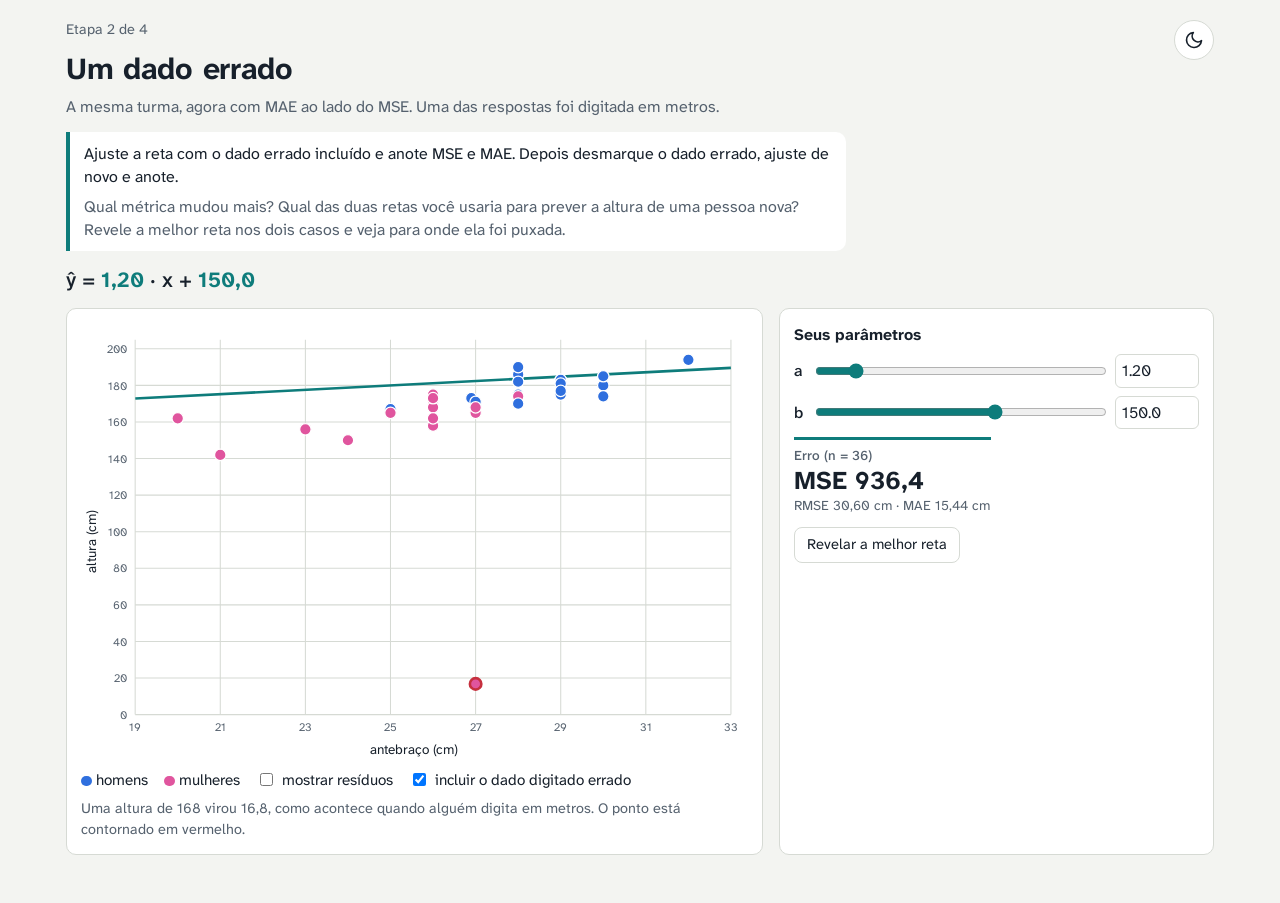
<file: 2-dado-errado.html>
<!DOCTYPE html>
<html lang="pt-BR">
<head>
<meta charset="utf-8">
<meta name="viewport" content="width=device-width, initial-scale=1, viewport-fit=cover">
<title>2. Um dado errado</title>
<link rel="preconnect" href="https://fonts.googleapis.com">
<link href="https://fonts.googleapis.com/css2?family=Atkinson+Hyperlegible+Next:wght@400;500;700&display=swap" rel="stylesheet">
<style>
:root{
  color-scheme:light;
  --bg:#f3f4f1;--panel:#ffffff;--ink:#17202b;--ink-2:#55616e;--line:#d6dad4;--grid:#e9ebe6;
  --m:#2f6fde;--f:#e0559e;--n:#9aa3ad;--you:#0e7c7b;--best:#d98c1f;--err:#c6303e;
  --heat0:#f8f1d8;--heat1:#1b1f3a;
  box-sizing:border-box;padding-top:env(safe-area-inset-top,0px);padding-bottom:env(safe-area-inset-bottom,0px);
}
@media (prefers-color-scheme:dark){:root:not([data-theme="light"]){color-scheme:dark;
  --bg:#141a21;--panel:#1d252e;--ink:#eef1f4;--ink-2:#a9b4bf;--line:#34404c;--grid:#283239;
  --m:#6d9bf2;--f:#f07bb8;--n:#6f7a86;--you:#3fd0c5;--best:#f0b04a;--err:#ff6b78;--heat0:#2a2f27;--heat1:#f4e6a8}}
:root[data-theme="dark"]{color-scheme:dark;
  --bg:#141a21;--panel:#1d252e;--ink:#eef1f4;--ink-2:#a9b4bf;--line:#34404c;--grid:#283239;
  --m:#6d9bf2;--f:#f07bb8;--n:#6f7a86;--you:#3fd0c5;--best:#f0b04a;--err:#ff6b78;--heat0:#2a2f27;--heat1:#f4e6a8}
html{scroll-padding-top:env(safe-area-inset-top,0px)}
*{box-sizing:inherit}
body{margin:0;background:var(--bg);color:var(--ink);font-family:"Atkinson Hyperlegible Next","Atkinson Hyperlegible",system-ui,-apple-system,"Segoe UI",sans-serif;font-size:16px;line-height:1.45}
.wrap{max-width:1180px;margin:0 auto;padding:20px 16px 48px}
header h1{font-size:1.9rem;font-weight:700;margin:0 0 4px;letter-spacing:-.01em}
header p{margin:0;color:var(--ink-2);max-width:70ch}
.eq{font-size:1.35rem;font-weight:500;margin:14px 0 6px}
.eq b{font-weight:700;color:var(--you)}
.chips{display:flex;flex-wrap:wrap;gap:6px;margin:14px 0 4px}
.chip{border:1px solid var(--line);background:var(--panel);color:var(--ink);border-radius:999px;padding:6px 12px;font:inherit;font-size:.92rem;cursor:pointer}
.chip[aria-pressed="true"]{background:var(--ink);color:var(--bg);border-color:var(--ink)}
.chip:focus-visible,button:focus-visible,input:focus-visible{outline:2px solid var(--you);outline-offset:2px}
.seed{display:inline-flex;align-items:center;gap:6px;color:var(--ink-2);font-size:.92rem}
.seed input{width:64px;font:inherit;padding:4px 6px;border:1px solid var(--line);border-radius:6px;background:var(--panel);color:var(--ink)}
.grid{display:grid;grid-template-columns:minmax(0,1.6fr) minmax(280px,1fr);gap:16px;margin-top:12px}
@media (max-width:820px){.grid{grid-template-columns:1fr}}
.panel{background:var(--panel);border:1px solid var(--line);border-radius:10px;padding:14px}
.panel h2{font-size:1rem;font-weight:700;margin:0 0 8px}
svg{display:block;width:100%;height:auto}
.axis text{fill:var(--ink-2);font-size:11px}
.axis line,.axis path{stroke:var(--line)}
.gridl{stroke:var(--grid)}
.ctl{display:grid;grid-template-columns:auto 1fr auto;align-items:center;gap:8px 10px;margin:8px 0}
.ctl label{font-weight:500}
.ctl input[type=range]{width:100%;accent-color:var(--you)}
.ctl input[type=number]{width:84px;font:inherit;padding:4px 6px;border:1px solid var(--line);border-radius:6px;background:var(--panel);color:var(--ink)}
.metrics{display:grid;grid-template-columns:1fr 1fr;gap:10px;margin-top:8px}
.met{border-top:3px solid var(--you);padding:6px 0 0}
.met.test{border-top-color:var(--n)}
.met h3{font-size:.85rem;font-weight:500;color:var(--ink-2);margin:0 0 2px}
.met .big{font-size:1.6rem;font-weight:700;line-height:1.1}
.met .sm{font-size:.85rem;color:var(--ink-2)}
.row{display:flex;flex-wrap:wrap;gap:8px 16px;align-items:center;margin:8px 0;font-size:.95rem}
.row label{display:inline-flex;align-items:center;gap:6px;cursor:pointer}
.btn{font:inherit;font-size:.92rem;padding:6px 12px;border-radius:8px;border:1px solid var(--line);background:var(--panel);color:var(--ink);cursor:pointer}
.btn.primary{background:var(--you);border-color:var(--you);color:#fff}
.btn:disabled{opacity:.5;cursor:default}
.note{color:var(--ink-2);font-size:.9rem;margin:8px 0 0}
.note a{color:inherit}
.dot{display:inline-block;width:.7em;height:.7em;border-radius:50%;margin-right:.3em;vertical-align:middle}
.hollow{display:inline-block;width:.6em;height:.6em;border-radius:50%;border:2px solid var(--ink-2);margin-right:.3em;vertical-align:middle}
.heatwrap{position:relative;margin-top:6px}
.heatwrap canvas{width:100%;height:auto;display:block;border-radius:6px;cursor:crosshair}
.heatwrap svg{position:absolute;inset:0;pointer-events:none}
.warn{color:var(--err);font-weight:500}
.best{color:var(--best);font-weight:700}
.sr{position:absolute;width:1px;height:1px;overflow:hidden;clip:rect(0 0 0 0)}
@media (prefers-reduced-motion:no-preference){.trail circle{transition:none}}

.task{background:var(--panel);border-left:4px solid var(--you);border-radius:0 10px 10px 0;padding:10px 14px;margin:14px 0 4px;max-width:78ch}
.task p{margin:0}.task p+p{margin-top:6px;color:var(--ink-2)}
.steps{color:var(--ink-2);font-size:.9rem;margin-bottom:6px}
.lock .ctl input{opacity:.5}
.wrap{position:relative}
header{padding-right:56px}
.theme{position:absolute;top:20px;right:16px;width:40px;height:40px;display:inline-flex;align-items:center;justify-content:center;border:1px solid var(--line);border-radius:999px;background:var(--panel);color:var(--ink);cursor:pointer;padding:0}
.theme:hover{border-color:var(--you)}
.theme svg{width:20px;height:20px;fill:none;stroke:currentColor;stroke-width:2;stroke-linecap:round;stroke-linejoin:round}
.theme .sun{display:none}
@media (prefers-color-scheme:dark){:root:not([data-theme="light"]) .theme .sun{display:block}:root:not([data-theme="light"]) .theme .moon{display:none}}
:root[data-theme="dark"] .theme .sun{display:block}
:root[data-theme="dark"] .theme .moon{display:none}
</style>
<script>try{var t=localStorage.getItem('theme');if(t==='light'||t==='dark')document.documentElement.dataset.theme=t}catch(e){}</script>
</head>
<body>
<div class="wrap">
<button class="theme" id="theme" type="button" aria-label="Alternar modo claro e escuro" title="Modo claro / escuro"><svg class="moon" viewBox="0 0 24 24" aria-hidden="true"><path d="M21 12.8A9 9 0 1 1 11.2 3a7 7 0 0 0 9.8 9.8z"/></svg><svg class="sun" viewBox="0 0 24 24" aria-hidden="true"><circle cx="12" cy="12" r="4"/><path d="M12 2v2M12 20v2M4.9 4.9l1.4 1.4M17.7 17.7l1.4 1.4M2 12h2M20 12h2M4.9 19.1l1.4-1.4M17.7 6.3l1.4-1.4"/></svg></button>
<header>
  <div class="steps">Etapa 2 de 4</div>
  <h1>Um dado errado</h1>
  <p>A mesma turma, agora com MAE ao lado do MSE. Uma das respostas foi digitada em metros.</p>
</header>
<div class="task"><p>Ajuste a reta com o dado errado incluído e anote MSE e MAE. Depois desmarque o dado errado, ajuste de novo e anote.</p><p>Qual métrica mudou mais? Qual das duas retas você usaria para prever a altura de uma pessoa nova? Revele a melhor reta nos dois casos e veja para onde ela foi puxada.</p></div>
<div class="eq" id="eq"></div>

<div class="grid">
  <div class="panel">
    <svg id="sc" viewBox="0 0 640 420" role="img" aria-label="Dispersão altura por antebraço com a sua reta"></svg>
    <div class="row">
      <span><span class="dot" style="background:var(--m)"></span>homens</span>
      <span><span class="dot" style="background:var(--f)"></span>mulheres</span>
      
      <label><input type="checkbox" id="resid"> mostrar resíduos</label>
      <label><input type="checkbox" id="typo" checked> incluir o dado digitado errado</label>
    </div>
    <div class="note" id="mustnote" hidden>MUST (adultos &lt; 65): homens 79,2 + 3,60·ulna; mulheres 95,6 + 2,77·ulna. <a href="https://uhra.herts.ac.uk/id/eprint/2812" target="_blank" rel="noopener">Madden, Tsikoura &amp; Stott (2012)</a>.</div>
    <div class="note" id="typonote">Uma altura de 168 virou 16,8, como acontece quando alguém digita em metros. O ponto está contornado em vermelho.</div>
  </div>
  <div class="panel">
    <h2>Seus parâmetros</h2>
    <div class="ctl">
      <label for="b">a</label><input type="range" id="b"><input type="number" id="bn" step="0.01">
      <label for="a">b</label><input type="range" id="a"><input type="number" id="an" step="0.5">
    </div>
    
    <div class="metrics">
      <div class="met"><h3 id="trn-h">Erro</h3><div class="big" id="trn-mse"></div><div class="sm" id="trn-sm"></div></div>
      
    </div>
    
    
    <div class="row" style="margin-top:12px">
      <button class="btn" id="reveal">Revelar a melhor reta</button>
      <span id="bestinfo"></span>
    </div>
    
  </div>
</div>
</div>
<script>
const F={"subsets": false, "typo": true, "must": false, "mae": true, "reveal": true, "gd": false};
const PTS=[{"s":"F","i":52,"x":27.0,"y":168.0,"t":0},{"s":"F","i":46,"x":21.0,"y":142.0,"t":0},{"s":"F","i":43,"x":26.0,"y":175.0,"t":0},{"s":"M","i":55,"x":28.0,"y":174.0,"t":1},{"s":"M","i":36,"x":28.0,"y":186.0,"t":1},{"s":"F","i":44,"x":26.0,"y":170.0,"t":1},{"s":"F","i":52,"x":24.0,"y":150.0,"t":0},{"s":"F","i":36,"x":26.0,"y":168.0,"t":0},{"s":"F","i":43,"x":27.0,"y":166.0,"t":0},{"s":"M","i":30,"x":28.0,"y":182.0,"t":0},{"s":"F","i":41,"x":26.0,"y":173.0,"t":0},{"s":"F","i":32,"x":20.0,"y":162.0,"t":1},{"s":"M","i":46,"x":28.0,"y":175.0,"t":0},{"s":"M","i":44,"x":29.0,"y":183.0,"t":1},{"s":"F","i":46,"x":28.0,"y":174.0,"t":0},{"s":"M","i":46,"x":29.0,"y":182.0,"t":1},{"s":"M","i":35,"x":27.0,"y":170.0,"t":0},{"s":"M","i":27,"x":26.9,"y":173.0,"t":1},{"s":"M","i":36,"x":25.0,"y":167.0,"t":0},{"s":"M","i":34,"x":30.0,"y":180.0,"t":0},{"s":"M","i":37,"x":27.0,"y":171.0,"t":0},{"s":"M","i":41,"x":30.0,"y":185.0,"t":1},{"s":"F","i":42,"x":25.0,"y":165.0,"t":0},{"s":"M","i":51,"x":29.0,"y":175.0,"t":1},{"s":"M","i":43,"x":30.0,"y":174.0,"t":0},{"s":"M","i":34,"x":28.0,"y":170.0,"t":0},{"s":"F","i":38,"x":26.0,"y":158.0,"t":0},{"s":"M","i":41,"x":29.0,"y":183.0,"t":0},{"s":"F","i":45,"x":27.0,"y":165.0,"t":0},{"s":"M","i":34,"x":32.0,"y":194.0,"t":1},{"s":"F","i":43,"x":23.0,"y":156.0,"t":0},{"s":"M","i":45,"x":29.0,"y":181.0,"t":0},{"s":"M","i":41,"x":28.0,"y":190.0,"t":0},{"s":"F","i":47,"x":27.0,"y":168.0,"t":0},{"s":"F","i":32,"x":26.0,"y":162.0,"t":1},{"s":"M","i":45,"x":29.0,"y":177.0,"t":0}];
const SEX={M:'var(--m)',F:'var(--f)',N:'var(--n)'};
const MUST=[{s:'M',a:79.2,b:3.60},{s:'F',a:95.6,b:2.77}];
const XMEAN=PTS.reduce((s,p)=>s+p.x,0)/PTS.length;
const S={a:(F.gd?10:150),b:(F.gd?4.5:1.2),center:false,sub:F.subsets?'M':'all',seed:1,eta:1e-3,typo:true,must:false,resid:false,reveal:false,locked:false,trail:[]};
const $=id=>document.getElementById(id);
const on=(id,ev,fn)=>{const e=$(id);if(e)e.addEventListener(ev,fn);};

function data(){ if(!S.typo) return PTS; const i=PTS.findIndex(p=>p.y===168); return PTS.map((p,k)=>k===i?{...p,y:16.8,typo:true}:p); }
function rng(seed){ let t=seed*2654435761>>>0; return ()=>{t+=0x6D2B79F5;let r=Math.imul(t^t>>>15,1|t);r^=r+Math.imul(r^r>>>7,61|r);return((r^r>>>14)>>>0)/4294967296}; }
function split(){ const D=data(); let inTrain;
  switch(S.sub){case 'M':inTrain=p=>p.s==='M';break;case 'F':inTrain=p=>p.s==='F';break;case 'ti':inTrain=p=>p.t===1;break;case 'young':inTrain=p=>p.i<=40;break;
    case 'rand':{const r=rng(S.seed);const idx=D.map((_,k)=>k).sort(()=>r()-.5).slice(0,Math.round(.7*D.length));const set=new Set(idx);inTrain=(p,k)=>set.has(k);break;}
    default:inTrain=()=>true;}
  const tr=[],te=[]; D.forEach((p,k)=>(inTrain(p,k)?tr:te).push(p)); return {tr,te,all:D}; }
const xv=p=>S.center?p.x-XMEAN:p.x;
const pred=(a,b,p)=>a+b*xv(p);
function metrics(set,a=S.a,b=S.b){ if(!set.length) return null; let se=0,ae=0; for(const p of set){const e=pred(a,b,p)-p.y;se+=e*e;ae+=Math.abs(e);} return {n:set.length,mse:se/set.length,rmse:Math.sqrt(se/set.length),mae:ae/set.length}; }
function ols(set){ const n=set.length; let sx=0,sy=0; for(const p of set){sx+=xv(p);sy+=p.y;} const mx=sx/n,my=sy/n; let sxy=0,sxx=0; for(const p of set){sxy+=(xv(p)-mx)*(p.y-my);sxx+=(xv(p)-mx)**2;} const b=sxy/sxx; return {a:my-b*mx,b}; }
function grad(set,a,b){ let ga=0,gb=0; for(const p of set){const e=pred(a,b,p)-p.y;ga+=e;gb+=e*xv(p);} return [2*ga/set.length,2*gb/set.length]; }
function ranges(){ return S.center?{a:[120,230],b:[-2,8]}:{a:[-100,300],b:[0,10]}; }
const fmt=(v,d=1)=>v.toLocaleString('pt-BR',{minimumFractionDigits:d,maximumFractionDigits:d});
function syncSliders(){ const R=ranges(); $('a').min=R.a[0];$('a').max=R.a[1];$('a').step=.5;$('b').min=R.b[0];$('b').max=R.b[1];$('b').step=.01;
  $('a').value=S.a;$('an').value=fmt(S.a,1).replace(',','.');$('b').value=S.b;$('bn').value=fmt(S.b,2).replace(',','.');
  ['a','an','b','bn'].forEach(i=>$(i).disabled=S.locked); document.body.classList.toggle('lock',S.locked); }

function drawScatter(){ const {tr,te,all}=split(); const showTest=!F.subsets||S.locked; const W=640,H=420,m={l:52,r:16,t:16,b:44};
  const xs=all.map(p=>p.x),ys=all.map(p=>p.y); const x0=Math.floor(Math.min(...xs)-1),x1=Math.ceil(Math.max(...xs)+1);
  let y0=Math.floor(Math.min(...ys)/10)*10-5,y1=Math.ceil(Math.max(...ys)/10)*10+5; if(S.typo){y0=0;}
  const sx=x=>m.l+(x-x0)/(x1-x0)*(W-m.l-m.r), sy=y=>H-m.b-(y-y0)/(y1-y0)*(H-m.t-m.b);
  const line=(a,b,col,dash,raw)=>{const f=x=>a+b*(raw?x:(S.center?x-XMEAN:x)); return '<line x1="'+sx(x0)+'" y1="'+sy(f(x0))+'" x2="'+sx(x1)+'" y2="'+sy(f(x1))+'" stroke="'+col+'" stroke-width="2.5" '+(dash?'stroke-dasharray="7 5"':'')+' />';};
  let g='<defs><clipPath id="cp"><rect x="'+m.l+'" y="'+m.t+'" width="'+(W-m.l-m.r)+'" height="'+(H-m.t-m.b)+'"/></clipPath></defs><g class="axis">';
  const xt=[];for(let x=x0;x<=x1;x+=2)xt.push(x); const yt=[];const ystep=S.typo?20:10;for(let y=y0;y<=y1;y+=ystep)yt.push(y);
  xt.forEach(x=>{g+='<line class="gridl" x1="'+sx(x)+'" x2="'+sx(x)+'" y1="'+m.t+'" y2="'+(H-m.b)+'"/><text x="'+sx(x)+'" y="'+(H-m.b+16)+'" text-anchor="middle">'+x+'</text>';});
  yt.forEach(y=>{g+='<line class="gridl" x1="'+m.l+'" x2="'+(W-m.r)+'" y1="'+sy(y)+'" y2="'+sy(y)+'"/><text x="'+(m.l-8)+'" y="'+(sy(y)+4)+'" text-anchor="end">'+y+'</text>';});
  g+='<text x="'+(W/2)+'" y="'+(H-6)+'" text-anchor="middle" style="font-size:13px;fill:var(--ink)">antebraço (cm)</text>';
  g+='<text transform="translate(14,'+(H/2)+') rotate(-90)" text-anchor="middle" style="font-size:13px;fill:var(--ink)">altura (cm)</text></g><g clip-path="url(#cp)">';
  const rs=S.resid?(showTest?tr.concat(te):tr):[];
  rs.forEach(p=>{g+='<line x1="'+sx(p.x)+'" x2="'+sx(p.x)+'" y1="'+sy(p.y)+'" y2="'+sy(pred(S.a,S.b,p))+'" stroke="var(--err)" stroke-width="1.2" opacity=".55"/>';});
  if(S.must) MUST.forEach(e=>{g+=line(e.a,e.b,SEX[e.s],true,true);});
  if(S.reveal){const o=ols(tr); g+=line(o.a,o.b,'var(--best)',false,false);}
  g+=line(S.a,S.b,'var(--you)',false,false);
  if(showTest) te.forEach(p=>{g+='<circle cx="'+sx(p.x)+'" cy="'+sy(p.y)+'" r="5" fill="none" stroke="'+SEX[p.s]+'" stroke-width="1.6" opacity=".7"/>';});
  tr.forEach(p=>{g+='<circle cx="'+sx(p.x)+'" cy="'+sy(p.y)+'" r="5.5" fill="'+SEX[p.s]+'" '+(p.typo?'stroke="var(--err)" stroke-width="2.5"':'stroke="var(--panel)" stroke-width="1.2"')+'><title>antebraço '+fmt(p.x)+' cm, altura '+fmt(p.y)+' cm</title></circle>';});
  g+='</g>'; $('sc').innerHTML=g; }

function drawMetrics(){ const {tr,te}=split(); const mt=metrics(tr),me=metrics(te);
  $('trn-h').textContent=(F.subsets?'Treino':'Erro')+' (n = '+tr.length+')'; $('trn-mse').textContent='MSE '+fmt(mt.mse,1);
  $('trn-sm').textContent='RMSE '+fmt(mt.rmse,2)+' cm'+(F.mae?' · MAE '+fmt(mt.mae,2)+' cm':'');
  if(F.subsets){ $('tstbox').hidden=!S.locked; $('legtest').hidden=!S.locked; if(me){$('tst-h').textContent='Fora do treino (n = '+te.length+')';$('tst-mse').textContent='MSE '+fmt(me.mse,1);$('tst-sm').textContent='RMSE '+fmt(me.rmse,2)+' cm'+(F.mae?' · MAE '+fmt(me.mae,2)+' cm':'');} }
  const xl=S.center?'(x − '+fmt(XMEAN,1)+')':'x';
  $('eq').innerHTML='ŷ = <b>'+fmt(S.b,2)+'</b> · '+xl+' + <b>'+fmt(S.a,1)+'</b>';
  if(F.reveal){ if(S.reveal){const o=ols(tr),mo=metrics(tr,o.a,o.b);$('bestinfo').innerHTML='<span class="best">a = '+fmt(o.b,2)+', b = '+fmt(o.a,1)+'</span>, MSE '+fmt(mo.mse,1)+(F.mae?', MAE '+fmt(mo.mae,2):'')+(F.subsets&&me?' · fora do treino MSE '+fmt(metrics(te,o.a,o.b).mse,1)+', MAE '+fmt(metrics(te,o.a,o.b).mae,2):'');} else $('bestinfo').textContent=''; } }

let heatCache=null;
function hex(s){s=s.trim().replace('#','');return [0,2,4].map(i=>parseInt(s.substr(i,2),16));}
function drawHeat(force){ if(!F.gd) return; const {tr}=split(); const R=ranges(); const cv=$('heat'),W=cv.width,H=cv.height,ctx=cv.getContext('2d');
  const key=S.sub+S.seed+S.center+S.typo+matchMedia('(prefers-color-scheme:dark)').matches+(document.documentElement.dataset.theme||'');
  if(force||heatCache!==key){ heatCache=key; const img=ctx.createImageData(W,H); const vals=new Float32Array(W*H); let lo=Infinity,hi=-Infinity;
    for(let j=0;j<H;j++)for(let i=0;i<W;i++){const a=R.a[0]+(i/(W-1))*(R.a[1]-R.a[0]);const b=R.b[1]-(j/(H-1))*(R.b[1]-R.b[0]);const v=Math.log(metrics(tr,a,b).mse);vals[j*W+i]=v;if(v<lo)lo=v;if(v>hi)hi=v;}
    const cs=getComputedStyle(document.documentElement); const c0=hex(cs.getPropertyValue('--heat0')),c1=hex(cs.getPropertyValue('--heat1'));
    for(let k=0;k<W*H;k++){const t=1-(vals[k]-lo)/(hi-lo);const q=Math.pow(t,2.2);img.data[4*k]=c0[0]+(c1[0]-c0[0])*q;img.data[4*k+1]=c0[1]+(c1[1]-c0[1])*q;img.data[4*k+2]=c0[2]+(c1[2]-c0[2])*q;img.data[4*k+3]=255;}
    ctx.putImageData(img,0,0); }
  const px=a=>(a-R.a[0])/(R.a[1]-R.a[0])*W, py=b=>(R.b[1]-b)/(R.b[1]-R.b[0])*H;
  const every=Math.max(1,Math.ceil(S.trail.length/400)), last=S.trail.length-1;
  let g='<g>'; S.trail.forEach((t,k)=>{ if(k>0){const u=S.trail[k-1];g+='<line x1="'+px(u[0])+'" y1="'+py(u[1])+'" x2="'+px(t[0])+'" y2="'+py(t[1])+'" stroke="var(--you)" stroke-width="1.5" opacity=".8"/>';} if(k%every===0||k===last) g+='<circle cx="'+px(t[0])+'" cy="'+py(t[1])+'" r="2.5" fill="var(--you)"/>'; }); g+='</g>';
  if(S.reveal){const o=ols(tr);g+='<circle cx="'+px(o.a)+'" cy="'+py(o.b)+'" r="6" fill="none" stroke="var(--best)" stroke-width="2.5"/>';}
  g+='<circle cx="'+px(S.a)+'" cy="'+py(S.b)+'" r="6" fill="var(--you)" stroke="#fff" stroke-width="2"/>';
  g+='<text x="6" y="14" style="font-size:11px;fill:var(--ink-2)">a = '+fmt(R.b[1],0)+'</text><text x="6" y="'+(H-6)+'" style="font-size:11px;fill:var(--ink-2)">a = '+fmt(R.b[0],0)+'</text>';
  g+='<text x="'+(W-6)+'" y="'+(H-6)+'" text-anchor="end" style="font-size:11px;fill:var(--ink-2)">b = '+fmt(R.a[1],0)+'</text><text x="'+(W/2)+'" y="'+(H-6)+'" text-anchor="middle" style="font-size:11px;fill:var(--ink-2)">b →</text>';
  $('heatsvg').innerHTML=g; }
function render(force){ syncSliders(); drawScatter(); drawMetrics(); drawHeat(force); }

function gdSteps(n){ const {tr}=split(); const R=ranges(); if(!S.trail.length)S.trail.push([S.a,S.b]); let div=false;
  for(let k=0;k<n;k++){const [ga,gb]=grad(tr,S.a,S.b); S.a-=S.eta*ga; S.b-=S.eta*gb; S.trail.push([S.a,S.b]); if(!isFinite(S.a)||Math.abs(S.a)>1e6||Math.abs(S.b)>1e5){div=true;break;} }
  if(div){S.a=Math.min(Math.max(S.a,R.a[0]),R.a[1]);S.b=Math.min(Math.max(S.b,R.b[0]),R.b[1]);$('gdmsg').innerHTML='<span class="warn">divergiu: η grande demais para esta escala de x</span>';}
  else{const [ga,gb]=grad(tr,S.a,S.b);$('gdmsg').textContent='gradiente (∂a = '+fmt(gb,2)+', ∂b = '+fmt(ga,2)+')';}
  if(S.trail.length>5000)S.trail=S.trail.slice(-5000); render(); }

on('chips','click',e=>{const c=e.target.closest('.chip');if(!c)return;S.sub=c.dataset.sub;document.querySelectorAll('.chip').forEach(x=>x.setAttribute('aria-pressed',x===c));S.trail=[];S.reveal=false;S.locked=false;unlockUI();render();});
on('seed','input',e=>{S.seed=+e.target.value||1;if(S.sub==='rand'){S.locked=false;unlockUI();render();}});
on('a','input',e=>{S.a=+e.target.value;S.trail=[];render();});
on('b','input',e=>{S.b=+e.target.value;S.trail=[];render();});
on('an','change',e=>{S.a=+e.target.value;S.trail=[];render();});
on('bn','change',e=>{S.b=+e.target.value;S.trail=[];render();});
on('center','change',e=>{ S.a=e.target.checked?S.a+S.b*XMEAN:S.a-S.b*XMEAN; S.center=e.target.checked; S.trail=[]; $('gdmsg').textContent=''; render(true); });
on('resid','change',e=>{S.resid=e.target.checked;drawScatter();});
on('must','change',e=>{S.must=e.target.checked;$('mustnote').hidden=!S.must;drawScatter();});
on('typo','change',e=>{S.typo=e.target.checked;$('typonote').hidden=!S.typo;S.reveal=false;if($('reveal'))$('reveal').textContent='Revelar a melhor reta';render(true);});
on('reveal','click',()=>{S.reveal=!S.reveal;$('reveal').textContent=S.reveal?'Esconder a melhor reta':'Revelar a melhor reta';render();});
function unlockUI(){ if(!F.subsets) return; $('lock').hidden=S.locked; $('unlock').hidden=!S.locked; if(F.must){$('mustlab').hidden=!S.locked; if(!S.locked){S.must=false;$('must').checked=false;$('mustnote').hidden=true;}} }
on('lock','click',()=>{S.locked=true;unlockUI();render();});
on('unlock','click',()=>{S.locked=false;S.reveal=false;unlockUI();render();});
on('eta','input',e=>{S.eta=Math.pow(10,+e.target.value);$('etav').textContent='η = '+S.eta.toExponential(1).replace('e','·10^');});
on('step1','click',()=>gdSteps(1));
on('step20','click',()=>gdSteps(20));
on('step200','click',()=>gdSteps(200));
on('clear','click',()=>{S.trail=[];$('gdmsg').textContent='';drawHeat();});
on('heat','click',e=>{const r=e.target.getBoundingClientRect();const R=ranges();const fx=(e.clientX-r.left)/r.width,fy=(e.clientY-r.top)/r.height;S.a=R.a[0]+fx*(R.a[1]-R.a[0]);S.b=R.b[1]-fy*(R.b[1]-R.b[0]);S.trail=[];render();});
matchMedia('(prefers-color-scheme:dark)').addEventListener('change',()=>render(true));
if($('etav'))$('etav').textContent='η = 1.0·10^-3';
render(true);
</script>
<script>
(function(){const b=document.getElementById('theme');if(!b)return;
const dark=()=>{const t=document.documentElement.dataset.theme;return t?t==='dark':matchMedia('(prefers-color-scheme:dark)').matches;};
b.addEventListener('click',()=>{const next=dark()?'light':'dark';document.documentElement.dataset.theme=next;
  try{localStorage.setItem('theme',next)}catch(e){}
  if(typeof render==='function')render(true);});})();
</script>
</body>
</html>
</file>
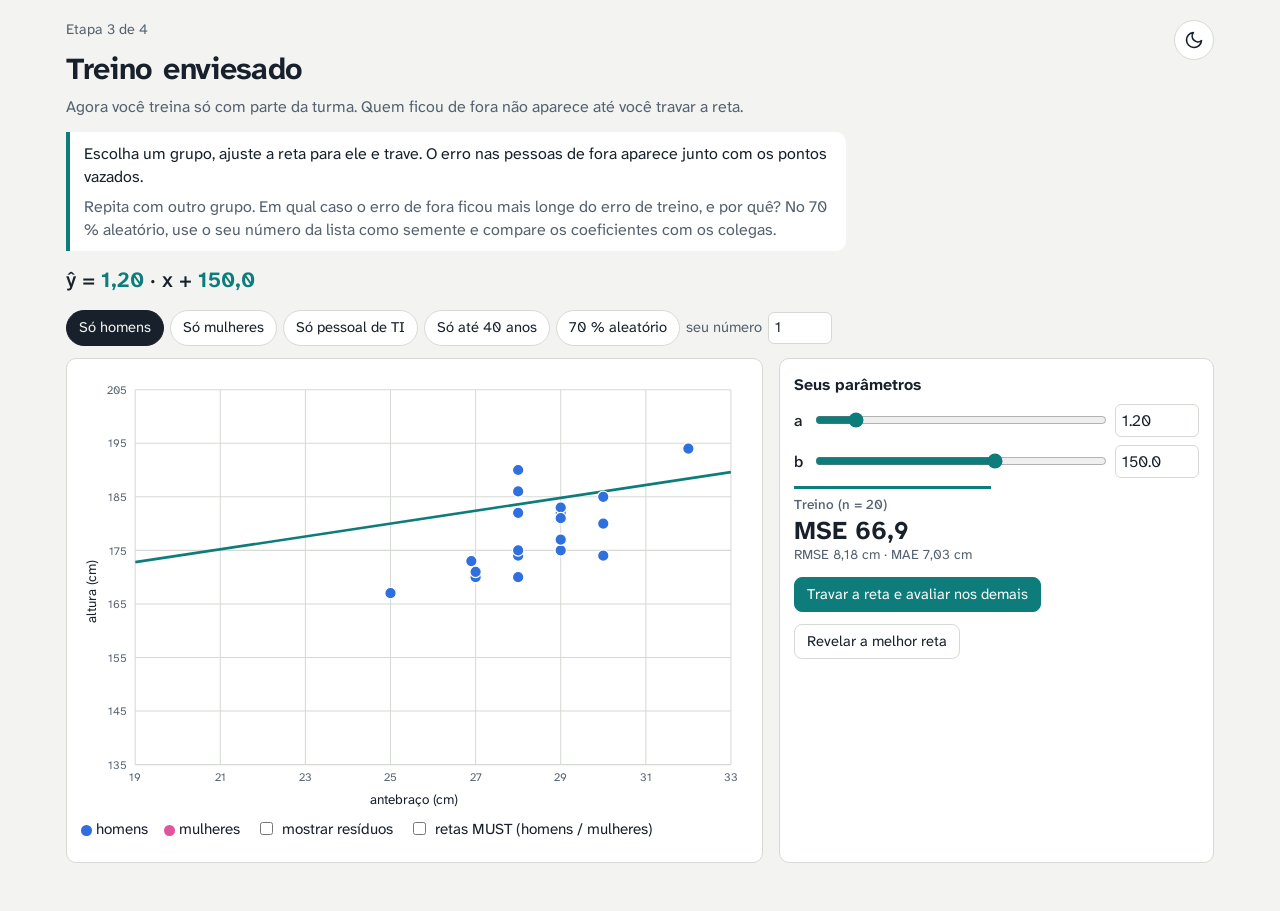
<file: 3-enviesado.html>
<!DOCTYPE html>
<html lang="pt-BR">
<head>
<meta charset="utf-8">
<meta name="viewport" content="width=device-width, initial-scale=1, viewport-fit=cover">
<title>3. Treino enviesado</title>
<link rel="preconnect" href="https://fonts.googleapis.com">
<link href="https://fonts.googleapis.com/css2?family=Atkinson+Hyperlegible+Next:wght@400;500;700&display=swap" rel="stylesheet">
<style>
:root{
  color-scheme:light;
  --bg:#f3f4f1;--panel:#ffffff;--ink:#17202b;--ink-2:#55616e;--line:#d6dad4;--grid:#e9ebe6;
  --m:#2f6fde;--f:#e0559e;--n:#9aa3ad;--you:#0e7c7b;--best:#d98c1f;--err:#c6303e;
  --heat0:#f8f1d8;--heat1:#1b1f3a;
  box-sizing:border-box;padding-top:env(safe-area-inset-top,0px);padding-bottom:env(safe-area-inset-bottom,0px);
}
@media (prefers-color-scheme:dark){:root:not([data-theme="light"]){color-scheme:dark;
  --bg:#141a21;--panel:#1d252e;--ink:#eef1f4;--ink-2:#a9b4bf;--line:#34404c;--grid:#283239;
  --m:#6d9bf2;--f:#f07bb8;--n:#6f7a86;--you:#3fd0c5;--best:#f0b04a;--err:#ff6b78;--heat0:#2a2f27;--heat1:#f4e6a8}}
:root[data-theme="dark"]{color-scheme:dark;
  --bg:#141a21;--panel:#1d252e;--ink:#eef1f4;--ink-2:#a9b4bf;--line:#34404c;--grid:#283239;
  --m:#6d9bf2;--f:#f07bb8;--n:#6f7a86;--you:#3fd0c5;--best:#f0b04a;--err:#ff6b78;--heat0:#2a2f27;--heat1:#f4e6a8}
html{scroll-padding-top:env(safe-area-inset-top,0px)}
*{box-sizing:inherit}
body{margin:0;background:var(--bg);color:var(--ink);font-family:"Atkinson Hyperlegible Next","Atkinson Hyperlegible",system-ui,-apple-system,"Segoe UI",sans-serif;font-size:16px;line-height:1.45}
.wrap{max-width:1180px;margin:0 auto;padding:20px 16px 48px}
header h1{font-size:1.9rem;font-weight:700;margin:0 0 4px;letter-spacing:-.01em}
header p{margin:0;color:var(--ink-2);max-width:70ch}
.eq{font-size:1.35rem;font-weight:500;margin:14px 0 6px}
.eq b{font-weight:700;color:var(--you)}
.chips{display:flex;flex-wrap:wrap;gap:6px;margin:14px 0 4px}
.chip{border:1px solid var(--line);background:var(--panel);color:var(--ink);border-radius:999px;padding:6px 12px;font:inherit;font-size:.92rem;cursor:pointer}
.chip[aria-pressed="true"]{background:var(--ink);color:var(--bg);border-color:var(--ink)}
.chip:focus-visible,button:focus-visible,input:focus-visible{outline:2px solid var(--you);outline-offset:2px}
.seed{display:inline-flex;align-items:center;gap:6px;color:var(--ink-2);font-size:.92rem}
.seed input{width:64px;font:inherit;padding:4px 6px;border:1px solid var(--line);border-radius:6px;background:var(--panel);color:var(--ink)}
.grid{display:grid;grid-template-columns:minmax(0,1.6fr) minmax(280px,1fr);gap:16px;margin-top:12px}
@media (max-width:820px){.grid{grid-template-columns:1fr}}
.panel{background:var(--panel);border:1px solid var(--line);border-radius:10px;padding:14px}
.panel h2{font-size:1rem;font-weight:700;margin:0 0 8px}
svg{display:block;width:100%;height:auto}
.axis text{fill:var(--ink-2);font-size:11px}
.axis line,.axis path{stroke:var(--line)}
.gridl{stroke:var(--grid)}
.ctl{display:grid;grid-template-columns:auto 1fr auto;align-items:center;gap:8px 10px;margin:8px 0}
.ctl label{font-weight:500}
.ctl input[type=range]{width:100%;accent-color:var(--you)}
.ctl input[type=number]{width:84px;font:inherit;padding:4px 6px;border:1px solid var(--line);border-radius:6px;background:var(--panel);color:var(--ink)}
.metrics{display:grid;grid-template-columns:1fr 1fr;gap:10px;margin-top:8px}
.met{border-top:3px solid var(--you);padding:6px 0 0}
.met.test{border-top-color:var(--n)}
.met h3{font-size:.85rem;font-weight:500;color:var(--ink-2);margin:0 0 2px}
.met .big{font-size:1.6rem;font-weight:700;line-height:1.1}
.met .sm{font-size:.85rem;color:var(--ink-2)}
.row{display:flex;flex-wrap:wrap;gap:8px 16px;align-items:center;margin:8px 0;font-size:.95rem}
.row label{display:inline-flex;align-items:center;gap:6px;cursor:pointer}
.btn{font:inherit;font-size:.92rem;padding:6px 12px;border-radius:8px;border:1px solid var(--line);background:var(--panel);color:var(--ink);cursor:pointer}
.btn.primary{background:var(--you);border-color:var(--you);color:#fff}
.btn:disabled{opacity:.5;cursor:default}
.note{color:var(--ink-2);font-size:.9rem;margin:8px 0 0}
.note a{color:inherit}
.dot{display:inline-block;width:.7em;height:.7em;border-radius:50%;margin-right:.3em;vertical-align:middle}
.hollow{display:inline-block;width:.6em;height:.6em;border-radius:50%;border:2px solid var(--ink-2);margin-right:.3em;vertical-align:middle}
.heatwrap{position:relative;margin-top:6px}
.heatwrap canvas{width:100%;height:auto;display:block;border-radius:6px;cursor:crosshair}
.heatwrap svg{position:absolute;inset:0;pointer-events:none}
.warn{color:var(--err);font-weight:500}
.best{color:var(--best);font-weight:700}
.sr{position:absolute;width:1px;height:1px;overflow:hidden;clip:rect(0 0 0 0)}
@media (prefers-reduced-motion:no-preference){.trail circle{transition:none}}

.task{background:var(--panel);border-left:4px solid var(--you);border-radius:0 10px 10px 0;padding:10px 14px;margin:14px 0 4px;max-width:78ch}
.task p{margin:0}.task p+p{margin-top:6px;color:var(--ink-2)}
.steps{color:var(--ink-2);font-size:.9rem;margin-bottom:6px}
.lock .ctl input{opacity:.5}
.wrap{position:relative}
header{padding-right:56px}
.theme{position:absolute;top:20px;right:16px;width:40px;height:40px;display:inline-flex;align-items:center;justify-content:center;border:1px solid var(--line);border-radius:999px;background:var(--panel);color:var(--ink);cursor:pointer;padding:0}
.theme:hover{border-color:var(--you)}
.theme svg{width:20px;height:20px;fill:none;stroke:currentColor;stroke-width:2;stroke-linecap:round;stroke-linejoin:round}
.theme .sun{display:none}
@media (prefers-color-scheme:dark){:root:not([data-theme="light"]) .theme .sun{display:block}:root:not([data-theme="light"]) .theme .moon{display:none}}
:root[data-theme="dark"] .theme .sun{display:block}
:root[data-theme="dark"] .theme .moon{display:none}
</style>
<script>try{var t=localStorage.getItem('theme');if(t==='light'||t==='dark')document.documentElement.dataset.theme=t}catch(e){}</script>
</head>
<body>
<div class="wrap">
<button class="theme" id="theme" type="button" aria-label="Alternar modo claro e escuro" title="Modo claro / escuro"><svg class="moon" viewBox="0 0 24 24" aria-hidden="true"><path d="M21 12.8A9 9 0 1 1 11.2 3a7 7 0 0 0 9.8 9.8z"/></svg><svg class="sun" viewBox="0 0 24 24" aria-hidden="true"><circle cx="12" cy="12" r="4"/><path d="M12 2v2M12 20v2M4.9 4.9l1.4 1.4M17.7 17.7l1.4 1.4M2 12h2M20 12h2M4.9 19.1l1.4-1.4M17.7 6.3l1.4-1.4"/></svg></button>
<header>
  <div class="steps">Etapa 3 de 4</div>
  <h1>Treino enviesado</h1>
  <p>Agora você treina só com parte da turma. Quem ficou de fora não aparece até você travar a reta.</p>
</header>
<div class="task"><p>Escolha um grupo, ajuste a reta para ele e trave. O erro nas pessoas de fora aparece junto com os pontos vazados.</p><p>Repita com outro grupo. Em qual caso o erro de fora ficou mais longe do erro de treino, e por quê? No 70 % aleatório, use o seu número da lista como semente e compare os coeficientes com os colegas.</p></div>
<div class="eq" id="eq"></div>

<div class="chips" id="chips">
  <button class="chip" data-sub="M" aria-pressed="true">Só homens</button>
  <button class="chip" data-sub="F">Só mulheres</button>
  <button class="chip" data-sub="ti">Só pessoal de TI</button>
  <button class="chip" data-sub="young">Só até 40 anos</button>
  <button class="chip" data-sub="rand">70 % aleatório</button>
  <span class="seed">seu número <input id="seed" type="number" min="1" max="999" value="1"></span>
</div>
<div class="grid">
  <div class="panel">
    <svg id="sc" viewBox="0 0 640 420" role="img" aria-label="Dispersão altura por antebraço com a sua reta"></svg>
    <div class="row">
      <span><span class="dot" style="background:var(--m)"></span>homens</span>
      <span><span class="dot" style="background:var(--f)"></span>mulheres</span>
      <span id="legtest" hidden><span class="hollow"></span>fora do treino</span>
      <label><input type="checkbox" id="resid"> mostrar resíduos</label>
      <label id="mustlab" hidden><input type="checkbox" id="must"> retas MUST (homens / mulheres)</label>
    </div>
    <div class="note" id="mustnote" hidden>MUST (adultos &lt; 65): homens 79,2 + 3,60·ulna; mulheres 95,6 + 2,77·ulna. <a href="https://uhra.herts.ac.uk/id/eprint/2812" target="_blank" rel="noopener">Madden, Tsikoura &amp; Stott (2012)</a>.</div>
    <div class="note" id="typonote" hidden>Uma altura de 168 virou 16,8, como acontece quando alguém digita em metros. O ponto está contornado em vermelho.</div>
  </div>
  <div class="panel">
    <h2>Seus parâmetros</h2>
    <div class="ctl">
      <label for="b">a</label><input type="range" id="b"><input type="number" id="bn" step="0.01">
      <label for="a">b</label><input type="range" id="a"><input type="number" id="an" step="0.5">
    </div>
    
    <div class="metrics">
      <div class="met"><h3 id="trn-h">Erro</h3><div class="big" id="trn-mse"></div><div class="sm" id="trn-sm"></div></div>
      <div class="met test" id="tstbox" hidden><h3 id="tst-h">Fora do treino</h3><div class="big" id="tst-mse"></div><div class="sm" id="tst-sm"></div></div>
    </div>
    
    <div class="row" style="margin-top:12px">
      <button class="btn primary" id="lock">Travar a reta e avaliar nos demais</button>
      <button class="btn" id="unlock" hidden>Ajustar de novo</button>
    </div>
    
    <div class="row" style="margin-top:12px">
      <button class="btn" id="reveal">Revelar a melhor reta</button>
      <span id="bestinfo"></span>
    </div>
    
  </div>
</div>
</div>
<script>
const F={"subsets": true, "typo": false, "must": true, "mae": true, "reveal": true, "gd": false};
const PTS=[{"s":"F","i":52,"x":27.0,"y":168.0,"t":0},{"s":"F","i":46,"x":21.0,"y":142.0,"t":0},{"s":"F","i":43,"x":26.0,"y":175.0,"t":0},{"s":"M","i":55,"x":28.0,"y":174.0,"t":1},{"s":"M","i":36,"x":28.0,"y":186.0,"t":1},{"s":"F","i":44,"x":26.0,"y":170.0,"t":1},{"s":"F","i":52,"x":24.0,"y":150.0,"t":0},{"s":"F","i":36,"x":26.0,"y":168.0,"t":0},{"s":"F","i":43,"x":27.0,"y":166.0,"t":0},{"s":"M","i":30,"x":28.0,"y":182.0,"t":0},{"s":"F","i":41,"x":26.0,"y":173.0,"t":0},{"s":"F","i":32,"x":20.0,"y":162.0,"t":1},{"s":"M","i":46,"x":28.0,"y":175.0,"t":0},{"s":"M","i":44,"x":29.0,"y":183.0,"t":1},{"s":"F","i":46,"x":28.0,"y":174.0,"t":0},{"s":"M","i":46,"x":29.0,"y":182.0,"t":1},{"s":"M","i":35,"x":27.0,"y":170.0,"t":0},{"s":"M","i":27,"x":26.9,"y":173.0,"t":1},{"s":"M","i":36,"x":25.0,"y":167.0,"t":0},{"s":"M","i":34,"x":30.0,"y":180.0,"t":0},{"s":"M","i":37,"x":27.0,"y":171.0,"t":0},{"s":"M","i":41,"x":30.0,"y":185.0,"t":1},{"s":"F","i":42,"x":25.0,"y":165.0,"t":0},{"s":"M","i":51,"x":29.0,"y":175.0,"t":1},{"s":"M","i":43,"x":30.0,"y":174.0,"t":0},{"s":"M","i":34,"x":28.0,"y":170.0,"t":0},{"s":"F","i":38,"x":26.0,"y":158.0,"t":0},{"s":"M","i":41,"x":29.0,"y":183.0,"t":0},{"s":"F","i":45,"x":27.0,"y":165.0,"t":0},{"s":"M","i":34,"x":32.0,"y":194.0,"t":1},{"s":"F","i":43,"x":23.0,"y":156.0,"t":0},{"s":"M","i":45,"x":29.0,"y":181.0,"t":0},{"s":"M","i":41,"x":28.0,"y":190.0,"t":0},{"s":"F","i":47,"x":27.0,"y":168.0,"t":0},{"s":"F","i":32,"x":26.0,"y":162.0,"t":1},{"s":"M","i":45,"x":29.0,"y":177.0,"t":0}];
const SEX={M:'var(--m)',F:'var(--f)',N:'var(--n)'};
const MUST=[{s:'M',a:79.2,b:3.60},{s:'F',a:95.6,b:2.77}];
const XMEAN=PTS.reduce((s,p)=>s+p.x,0)/PTS.length;
const S={a:(F.gd?10:150),b:(F.gd?4.5:1.2),center:false,sub:F.subsets?'M':'all',seed:1,eta:1e-3,typo:false,must:false,resid:false,reveal:false,locked:false,trail:[]};
const $=id=>document.getElementById(id);
const on=(id,ev,fn)=>{const e=$(id);if(e)e.addEventListener(ev,fn);};

function data(){ if(!S.typo) return PTS; const i=PTS.findIndex(p=>p.y===168); return PTS.map((p,k)=>k===i?{...p,y:16.8,typo:true}:p); }
function rng(seed){ let t=seed*2654435761>>>0; return ()=>{t+=0x6D2B79F5;let r=Math.imul(t^t>>>15,1|t);r^=r+Math.imul(r^r>>>7,61|r);return((r^r>>>14)>>>0)/4294967296}; }
function split(){ const D=data(); let inTrain;
  switch(S.sub){case 'M':inTrain=p=>p.s==='M';break;case 'F':inTrain=p=>p.s==='F';break;case 'ti':inTrain=p=>p.t===1;break;case 'young':inTrain=p=>p.i<=40;break;
    case 'rand':{const r=rng(S.seed);const idx=D.map((_,k)=>k).sort(()=>r()-.5).slice(0,Math.round(.7*D.length));const set=new Set(idx);inTrain=(p,k)=>set.has(k);break;}
    default:inTrain=()=>true;}
  const tr=[],te=[]; D.forEach((p,k)=>(inTrain(p,k)?tr:te).push(p)); return {tr,te,all:D}; }
const xv=p=>S.center?p.x-XMEAN:p.x;
const pred=(a,b,p)=>a+b*xv(p);
function metrics(set,a=S.a,b=S.b){ if(!set.length) return null; let se=0,ae=0; for(const p of set){const e=pred(a,b,p)-p.y;se+=e*e;ae+=Math.abs(e);} return {n:set.length,mse:se/set.length,rmse:Math.sqrt(se/set.length),mae:ae/set.length}; }
function ols(set){ const n=set.length; let sx=0,sy=0; for(const p of set){sx+=xv(p);sy+=p.y;} const mx=sx/n,my=sy/n; let sxy=0,sxx=0; for(const p of set){sxy+=(xv(p)-mx)*(p.y-my);sxx+=(xv(p)-mx)**2;} const b=sxy/sxx; return {a:my-b*mx,b}; }
function grad(set,a,b){ let ga=0,gb=0; for(const p of set){const e=pred(a,b,p)-p.y;ga+=e;gb+=e*xv(p);} return [2*ga/set.length,2*gb/set.length]; }
function ranges(){ return S.center?{a:[120,230],b:[-2,8]}:{a:[-100,300],b:[0,10]}; }
const fmt=(v,d=1)=>v.toLocaleString('pt-BR',{minimumFractionDigits:d,maximumFractionDigits:d});
function syncSliders(){ const R=ranges(); $('a').min=R.a[0];$('a').max=R.a[1];$('a').step=.5;$('b').min=R.b[0];$('b').max=R.b[1];$('b').step=.01;
  $('a').value=S.a;$('an').value=fmt(S.a,1).replace(',','.');$('b').value=S.b;$('bn').value=fmt(S.b,2).replace(',','.');
  ['a','an','b','bn'].forEach(i=>$(i).disabled=S.locked); document.body.classList.toggle('lock',S.locked); }

function drawScatter(){ const {tr,te,all}=split(); const showTest=!F.subsets||S.locked; const W=640,H=420,m={l:52,r:16,t:16,b:44};
  const xs=all.map(p=>p.x),ys=all.map(p=>p.y); const x0=Math.floor(Math.min(...xs)-1),x1=Math.ceil(Math.max(...xs)+1);
  let y0=Math.floor(Math.min(...ys)/10)*10-5,y1=Math.ceil(Math.max(...ys)/10)*10+5; if(S.typo){y0=0;}
  const sx=x=>m.l+(x-x0)/(x1-x0)*(W-m.l-m.r), sy=y=>H-m.b-(y-y0)/(y1-y0)*(H-m.t-m.b);
  const line=(a,b,col,dash,raw)=>{const f=x=>a+b*(raw?x:(S.center?x-XMEAN:x)); return '<line x1="'+sx(x0)+'" y1="'+sy(f(x0))+'" x2="'+sx(x1)+'" y2="'+sy(f(x1))+'" stroke="'+col+'" stroke-width="2.5" '+(dash?'stroke-dasharray="7 5"':'')+' />';};
  let g='<defs><clipPath id="cp"><rect x="'+m.l+'" y="'+m.t+'" width="'+(W-m.l-m.r)+'" height="'+(H-m.t-m.b)+'"/></clipPath></defs><g class="axis">';
  const xt=[];for(let x=x0;x<=x1;x+=2)xt.push(x); const yt=[];const ystep=S.typo?20:10;for(let y=y0;y<=y1;y+=ystep)yt.push(y);
  xt.forEach(x=>{g+='<line class="gridl" x1="'+sx(x)+'" x2="'+sx(x)+'" y1="'+m.t+'" y2="'+(H-m.b)+'"/><text x="'+sx(x)+'" y="'+(H-m.b+16)+'" text-anchor="middle">'+x+'</text>';});
  yt.forEach(y=>{g+='<line class="gridl" x1="'+m.l+'" x2="'+(W-m.r)+'" y1="'+sy(y)+'" y2="'+sy(y)+'"/><text x="'+(m.l-8)+'" y="'+(sy(y)+4)+'" text-anchor="end">'+y+'</text>';});
  g+='<text x="'+(W/2)+'" y="'+(H-6)+'" text-anchor="middle" style="font-size:13px;fill:var(--ink)">antebraço (cm)</text>';
  g+='<text transform="translate(14,'+(H/2)+') rotate(-90)" text-anchor="middle" style="font-size:13px;fill:var(--ink)">altura (cm)</text></g><g clip-path="url(#cp)">';
  const rs=S.resid?(showTest?tr.concat(te):tr):[];
  rs.forEach(p=>{g+='<line x1="'+sx(p.x)+'" x2="'+sx(p.x)+'" y1="'+sy(p.y)+'" y2="'+sy(pred(S.a,S.b,p))+'" stroke="var(--err)" stroke-width="1.2" opacity=".55"/>';});
  if(S.must) MUST.forEach(e=>{g+=line(e.a,e.b,SEX[e.s],true,true);});
  if(S.reveal){const o=ols(tr); g+=line(o.a,o.b,'var(--best)',false,false);}
  g+=line(S.a,S.b,'var(--you)',false,false);
  if(showTest) te.forEach(p=>{g+='<circle cx="'+sx(p.x)+'" cy="'+sy(p.y)+'" r="5" fill="none" stroke="'+SEX[p.s]+'" stroke-width="1.6" opacity=".7"/>';});
  tr.forEach(p=>{g+='<circle cx="'+sx(p.x)+'" cy="'+sy(p.y)+'" r="5.5" fill="'+SEX[p.s]+'" '+(p.typo?'stroke="var(--err)" stroke-width="2.5"':'stroke="var(--panel)" stroke-width="1.2"')+'><title>antebraço '+fmt(p.x)+' cm, altura '+fmt(p.y)+' cm</title></circle>';});
  g+='</g>'; $('sc').innerHTML=g; }

function drawMetrics(){ const {tr,te}=split(); const mt=metrics(tr),me=metrics(te);
  $('trn-h').textContent=(F.subsets?'Treino':'Erro')+' (n = '+tr.length+')'; $('trn-mse').textContent='MSE '+fmt(mt.mse,1);
  $('trn-sm').textContent='RMSE '+fmt(mt.rmse,2)+' cm'+(F.mae?' · MAE '+fmt(mt.mae,2)+' cm':'');
  if(F.subsets){ $('tstbox').hidden=!S.locked; $('legtest').hidden=!S.locked; if(me){$('tst-h').textContent='Fora do treino (n = '+te.length+')';$('tst-mse').textContent='MSE '+fmt(me.mse,1);$('tst-sm').textContent='RMSE '+fmt(me.rmse,2)+' cm'+(F.mae?' · MAE '+fmt(me.mae,2)+' cm':'');} }
  const xl=S.center?'(x − '+fmt(XMEAN,1)+')':'x';
  $('eq').innerHTML='ŷ = <b>'+fmt(S.b,2)+'</b> · '+xl+' + <b>'+fmt(S.a,1)+'</b>';
  if(F.reveal){ if(S.reveal){const o=ols(tr),mo=metrics(tr,o.a,o.b);$('bestinfo').innerHTML='<span class="best">a = '+fmt(o.b,2)+', b = '+fmt(o.a,1)+'</span>, MSE '+fmt(mo.mse,1)+(F.mae?', MAE '+fmt(mo.mae,2):'')+(F.subsets&&me?' · fora do treino MSE '+fmt(metrics(te,o.a,o.b).mse,1)+', MAE '+fmt(metrics(te,o.a,o.b).mae,2):'');} else $('bestinfo').textContent=''; } }

let heatCache=null;
function hex(s){s=s.trim().replace('#','');return [0,2,4].map(i=>parseInt(s.substr(i,2),16));}
function drawHeat(force){ if(!F.gd) return; const {tr}=split(); const R=ranges(); const cv=$('heat'),W=cv.width,H=cv.height,ctx=cv.getContext('2d');
  const key=S.sub+S.seed+S.center+S.typo+matchMedia('(prefers-color-scheme:dark)').matches+(document.documentElement.dataset.theme||'');
  if(force||heatCache!==key){ heatCache=key; const img=ctx.createImageData(W,H); const vals=new Float32Array(W*H); let lo=Infinity,hi=-Infinity;
    for(let j=0;j<H;j++)for(let i=0;i<W;i++){const a=R.a[0]+(i/(W-1))*(R.a[1]-R.a[0]);const b=R.b[1]-(j/(H-1))*(R.b[1]-R.b[0]);const v=Math.log(metrics(tr,a,b).mse);vals[j*W+i]=v;if(v<lo)lo=v;if(v>hi)hi=v;}
    const cs=getComputedStyle(document.documentElement); const c0=hex(cs.getPropertyValue('--heat0')),c1=hex(cs.getPropertyValue('--heat1'));
    for(let k=0;k<W*H;k++){const t=1-(vals[k]-lo)/(hi-lo);const q=Math.pow(t,2.2);img.data[4*k]=c0[0]+(c1[0]-c0[0])*q;img.data[4*k+1]=c0[1]+(c1[1]-c0[1])*q;img.data[4*k+2]=c0[2]+(c1[2]-c0[2])*q;img.data[4*k+3]=255;}
    ctx.putImageData(img,0,0); }
  const px=a=>(a-R.a[0])/(R.a[1]-R.a[0])*W, py=b=>(R.b[1]-b)/(R.b[1]-R.b[0])*H;
  const every=Math.max(1,Math.ceil(S.trail.length/400)), last=S.trail.length-1;
  let g='<g>'; S.trail.forEach((t,k)=>{ if(k>0){const u=S.trail[k-1];g+='<line x1="'+px(u[0])+'" y1="'+py(u[1])+'" x2="'+px(t[0])+'" y2="'+py(t[1])+'" stroke="var(--you)" stroke-width="1.5" opacity=".8"/>';} if(k%every===0||k===last) g+='<circle cx="'+px(t[0])+'" cy="'+py(t[1])+'" r="2.5" fill="var(--you)"/>'; }); g+='</g>';
  if(S.reveal){const o=ols(tr);g+='<circle cx="'+px(o.a)+'" cy="'+py(o.b)+'" r="6" fill="none" stroke="var(--best)" stroke-width="2.5"/>';}
  g+='<circle cx="'+px(S.a)+'" cy="'+py(S.b)+'" r="6" fill="var(--you)" stroke="#fff" stroke-width="2"/>';
  g+='<text x="6" y="14" style="font-size:11px;fill:var(--ink-2)">a = '+fmt(R.b[1],0)+'</text><text x="6" y="'+(H-6)+'" style="font-size:11px;fill:var(--ink-2)">a = '+fmt(R.b[0],0)+'</text>';
  g+='<text x="'+(W-6)+'" y="'+(H-6)+'" text-anchor="end" style="font-size:11px;fill:var(--ink-2)">b = '+fmt(R.a[1],0)+'</text><text x="'+(W/2)+'" y="'+(H-6)+'" text-anchor="middle" style="font-size:11px;fill:var(--ink-2)">b →</text>';
  $('heatsvg').innerHTML=g; }
function render(force){ syncSliders(); drawScatter(); drawMetrics(); drawHeat(force); }

function gdSteps(n){ const {tr}=split(); const R=ranges(); if(!S.trail.length)S.trail.push([S.a,S.b]); let div=false;
  for(let k=0;k<n;k++){const [ga,gb]=grad(tr,S.a,S.b); S.a-=S.eta*ga; S.b-=S.eta*gb; S.trail.push([S.a,S.b]); if(!isFinite(S.a)||Math.abs(S.a)>1e6||Math.abs(S.b)>1e5){div=true;break;} }
  if(div){S.a=Math.min(Math.max(S.a,R.a[0]),R.a[1]);S.b=Math.min(Math.max(S.b,R.b[0]),R.b[1]);$('gdmsg').innerHTML='<span class="warn">divergiu: η grande demais para esta escala de x</span>';}
  else{const [ga,gb]=grad(tr,S.a,S.b);$('gdmsg').textContent='gradiente (∂a = '+fmt(gb,2)+', ∂b = '+fmt(ga,2)+')';}
  if(S.trail.length>5000)S.trail=S.trail.slice(-5000); render(); }

on('chips','click',e=>{const c=e.target.closest('.chip');if(!c)return;S.sub=c.dataset.sub;document.querySelectorAll('.chip').forEach(x=>x.setAttribute('aria-pressed',x===c));S.trail=[];S.reveal=false;S.locked=false;unlockUI();render();});
on('seed','input',e=>{S.seed=+e.target.value||1;if(S.sub==='rand'){S.locked=false;unlockUI();render();}});
on('a','input',e=>{S.a=+e.target.value;S.trail=[];render();});
on('b','input',e=>{S.b=+e.target.value;S.trail=[];render();});
on('an','change',e=>{S.a=+e.target.value;S.trail=[];render();});
on('bn','change',e=>{S.b=+e.target.value;S.trail=[];render();});
on('center','change',e=>{ S.a=e.target.checked?S.a+S.b*XMEAN:S.a-S.b*XMEAN; S.center=e.target.checked; S.trail=[]; $('gdmsg').textContent=''; render(true); });
on('resid','change',e=>{S.resid=e.target.checked;drawScatter();});
on('must','change',e=>{S.must=e.target.checked;$('mustnote').hidden=!S.must;drawScatter();});
on('typo','change',e=>{S.typo=e.target.checked;$('typonote').hidden=!S.typo;S.reveal=false;if($('reveal'))$('reveal').textContent='Revelar a melhor reta';render(true);});
on('reveal','click',()=>{S.reveal=!S.reveal;$('reveal').textContent=S.reveal?'Esconder a melhor reta':'Revelar a melhor reta';render();});
function unlockUI(){ if(!F.subsets) return; $('lock').hidden=S.locked; $('unlock').hidden=!S.locked; if(F.must){$('mustlab').hidden=!S.locked; if(!S.locked){S.must=false;$('must').checked=false;$('mustnote').hidden=true;}} }
on('lock','click',()=>{S.locked=true;unlockUI();render();});
on('unlock','click',()=>{S.locked=false;S.reveal=false;unlockUI();render();});
on('eta','input',e=>{S.eta=Math.pow(10,+e.target.value);$('etav').textContent='η = '+S.eta.toExponential(1).replace('e','·10^');});
on('step1','click',()=>gdSteps(1));
on('step20','click',()=>gdSteps(20));
on('step200','click',()=>gdSteps(200));
on('clear','click',()=>{S.trail=[];$('gdmsg').textContent='';drawHeat();});
on('heat','click',e=>{const r=e.target.getBoundingClientRect();const R=ranges();const fx=(e.clientX-r.left)/r.width,fy=(e.clientY-r.top)/r.height;S.a=R.a[0]+fx*(R.a[1]-R.a[0]);S.b=R.b[1]-fy*(R.b[1]-R.b[0]);S.trail=[];render();});
matchMedia('(prefers-color-scheme:dark)').addEventListener('change',()=>render(true));
if($('etav'))$('etav').textContent='η = 1.0·10^-3';
render(true);
</script>
<script>
(function(){const b=document.getElementById('theme');if(!b)return;
const dark=()=>{const t=document.documentElement.dataset.theme;return t?t==='dark':matchMedia('(prefers-color-scheme:dark)').matches;};
b.addEventListener('click',()=>{const next=dark()?'light':'dark';document.documentElement.dataset.theme=next;
  try{localStorage.setItem('theme',next)}catch(e){}
  if(typeof render==='function')render(true);});})();
</script>
</body>
</html>
</file>
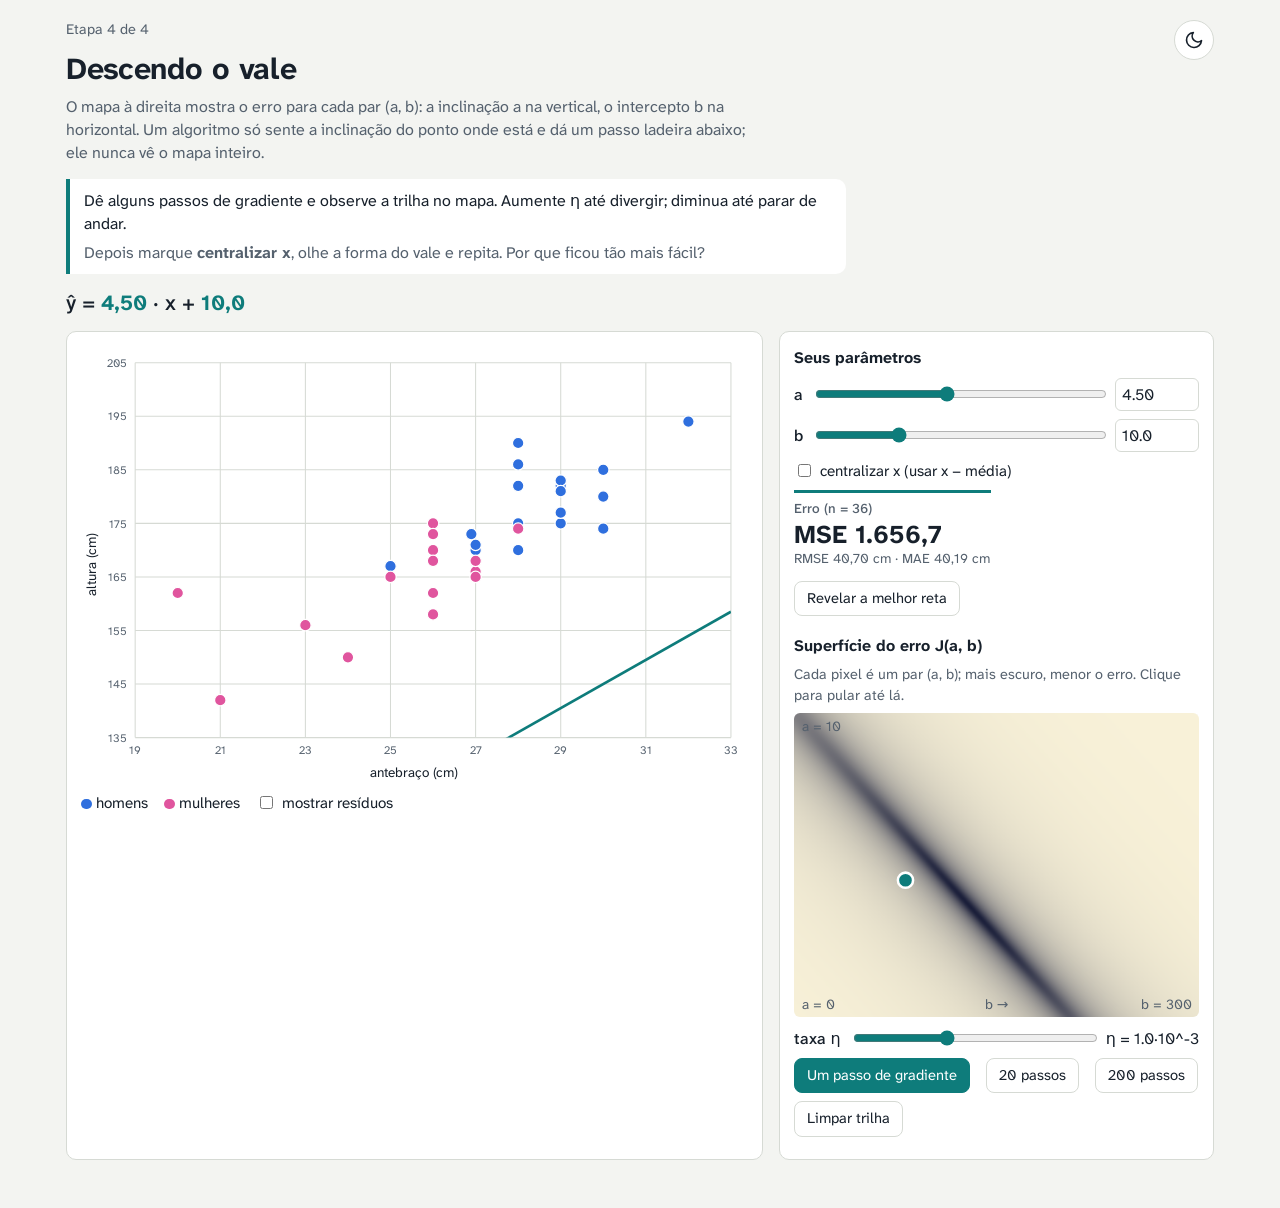
<file: 4-gradiente.html>
<!DOCTYPE html>
<html lang="pt-BR">
<head>
<meta charset="utf-8">
<meta name="viewport" content="width=device-width, initial-scale=1, viewport-fit=cover">
<title>4. Descendo o vale</title>
<link rel="preconnect" href="https://fonts.googleapis.com">
<link href="https://fonts.googleapis.com/css2?family=Atkinson+Hyperlegible+Next:wght@400;500;700&display=swap" rel="stylesheet">
<style>
:root{
  color-scheme:light;
  --bg:#f3f4f1;--panel:#ffffff;--ink:#17202b;--ink-2:#55616e;--line:#d6dad4;--grid:#e9ebe6;
  --m:#2f6fde;--f:#e0559e;--n:#9aa3ad;--you:#0e7c7b;--best:#d98c1f;--err:#c6303e;
  --heat0:#f8f1d8;--heat1:#1b1f3a;
  box-sizing:border-box;padding-top:env(safe-area-inset-top,0px);padding-bottom:env(safe-area-inset-bottom,0px);
}
@media (prefers-color-scheme:dark){:root:not([data-theme="light"]){color-scheme:dark;
  --bg:#141a21;--panel:#1d252e;--ink:#eef1f4;--ink-2:#a9b4bf;--line:#34404c;--grid:#283239;
  --m:#6d9bf2;--f:#f07bb8;--n:#6f7a86;--you:#3fd0c5;--best:#f0b04a;--err:#ff6b78;--heat0:#2a2f27;--heat1:#f4e6a8}}
:root[data-theme="dark"]{color-scheme:dark;
  --bg:#141a21;--panel:#1d252e;--ink:#eef1f4;--ink-2:#a9b4bf;--line:#34404c;--grid:#283239;
  --m:#6d9bf2;--f:#f07bb8;--n:#6f7a86;--you:#3fd0c5;--best:#f0b04a;--err:#ff6b78;--heat0:#2a2f27;--heat1:#f4e6a8}
html{scroll-padding-top:env(safe-area-inset-top,0px)}
*{box-sizing:inherit}
body{margin:0;background:var(--bg);color:var(--ink);font-family:"Atkinson Hyperlegible Next","Atkinson Hyperlegible",system-ui,-apple-system,"Segoe UI",sans-serif;font-size:16px;line-height:1.45}
.wrap{max-width:1180px;margin:0 auto;padding:20px 16px 48px}
header h1{font-size:1.9rem;font-weight:700;margin:0 0 4px;letter-spacing:-.01em}
header p{margin:0;color:var(--ink-2);max-width:70ch}
.eq{font-size:1.35rem;font-weight:500;margin:14px 0 6px}
.eq b{font-weight:700;color:var(--you)}
.chips{display:flex;flex-wrap:wrap;gap:6px;margin:14px 0 4px}
.chip{border:1px solid var(--line);background:var(--panel);color:var(--ink);border-radius:999px;padding:6px 12px;font:inherit;font-size:.92rem;cursor:pointer}
.chip[aria-pressed="true"]{background:var(--ink);color:var(--bg);border-color:var(--ink)}
.chip:focus-visible,button:focus-visible,input:focus-visible{outline:2px solid var(--you);outline-offset:2px}
.seed{display:inline-flex;align-items:center;gap:6px;color:var(--ink-2);font-size:.92rem}
.seed input{width:64px;font:inherit;padding:4px 6px;border:1px solid var(--line);border-radius:6px;background:var(--panel);color:var(--ink)}
.grid{display:grid;grid-template-columns:minmax(0,1.6fr) minmax(280px,1fr);gap:16px;margin-top:12px}
@media (max-width:820px){.grid{grid-template-columns:1fr}}
.panel{background:var(--panel);border:1px solid var(--line);border-radius:10px;padding:14px}
.panel h2{font-size:1rem;font-weight:700;margin:0 0 8px}
svg{display:block;width:100%;height:auto}
.axis text{fill:var(--ink-2);font-size:11px}
.axis line,.axis path{stroke:var(--line)}
.gridl{stroke:var(--grid)}
.ctl{display:grid;grid-template-columns:auto 1fr auto;align-items:center;gap:8px 10px;margin:8px 0}
.ctl label{font-weight:500}
.ctl input[type=range]{width:100%;accent-color:var(--you)}
.ctl input[type=number]{width:84px;font:inherit;padding:4px 6px;border:1px solid var(--line);border-radius:6px;background:var(--panel);color:var(--ink)}
.metrics{display:grid;grid-template-columns:1fr 1fr;gap:10px;margin-top:8px}
.met{border-top:3px solid var(--you);padding:6px 0 0}
.met.test{border-top-color:var(--n)}
.met h3{font-size:.85rem;font-weight:500;color:var(--ink-2);margin:0 0 2px}
.met .big{font-size:1.6rem;font-weight:700;line-height:1.1}
.met .sm{font-size:.85rem;color:var(--ink-2)}
.row{display:flex;flex-wrap:wrap;gap:8px 16px;align-items:center;margin:8px 0;font-size:.95rem}
.row label{display:inline-flex;align-items:center;gap:6px;cursor:pointer}
.btn{font:inherit;font-size:.92rem;padding:6px 12px;border-radius:8px;border:1px solid var(--line);background:var(--panel);color:var(--ink);cursor:pointer}
.btn.primary{background:var(--you);border-color:var(--you);color:#fff}
.btn:disabled{opacity:.5;cursor:default}
.note{color:var(--ink-2);font-size:.9rem;margin:8px 0 0}
.note a{color:inherit}
.dot{display:inline-block;width:.7em;height:.7em;border-radius:50%;margin-right:.3em;vertical-align:middle}
.hollow{display:inline-block;width:.6em;height:.6em;border-radius:50%;border:2px solid var(--ink-2);margin-right:.3em;vertical-align:middle}
.heatwrap{position:relative;margin-top:6px}
.heatwrap canvas{width:100%;height:auto;display:block;border-radius:6px;cursor:crosshair}
.heatwrap svg{position:absolute;inset:0;pointer-events:none}
.warn{color:var(--err);font-weight:500}
.best{color:var(--best);font-weight:700}
.sr{position:absolute;width:1px;height:1px;overflow:hidden;clip:rect(0 0 0 0)}
@media (prefers-reduced-motion:no-preference){.trail circle{transition:none}}

.task{background:var(--panel);border-left:4px solid var(--you);border-radius:0 10px 10px 0;padding:10px 14px;margin:14px 0 4px;max-width:78ch}
.task p{margin:0}.task p+p{margin-top:6px;color:var(--ink-2)}
.steps{color:var(--ink-2);font-size:.9rem;margin-bottom:6px}
.lock .ctl input{opacity:.5}
.wrap{position:relative}
header{padding-right:56px}
.theme{position:absolute;top:20px;right:16px;width:40px;height:40px;display:inline-flex;align-items:center;justify-content:center;border:1px solid var(--line);border-radius:999px;background:var(--panel);color:var(--ink);cursor:pointer;padding:0}
.theme:hover{border-color:var(--you)}
.theme svg{width:20px;height:20px;fill:none;stroke:currentColor;stroke-width:2;stroke-linecap:round;stroke-linejoin:round}
.theme .sun{display:none}
@media (prefers-color-scheme:dark){:root:not([data-theme="light"]) .theme .sun{display:block}:root:not([data-theme="light"]) .theme .moon{display:none}}
:root[data-theme="dark"] .theme .sun{display:block}
:root[data-theme="dark"] .theme .moon{display:none}
</style>
<script>try{var t=localStorage.getItem('theme');if(t==='light'||t==='dark')document.documentElement.dataset.theme=t}catch(e){}</script>
</head>
<body>
<div class="wrap">
<button class="theme" id="theme" type="button" aria-label="Alternar modo claro e escuro" title="Modo claro / escuro"><svg class="moon" viewBox="0 0 24 24" aria-hidden="true"><path d="M21 12.8A9 9 0 1 1 11.2 3a7 7 0 0 0 9.8 9.8z"/></svg><svg class="sun" viewBox="0 0 24 24" aria-hidden="true"><circle cx="12" cy="12" r="4"/><path d="M12 2v2M12 20v2M4.9 4.9l1.4 1.4M17.7 17.7l1.4 1.4M2 12h2M20 12h2M4.9 19.1l1.4-1.4M17.7 6.3l1.4-1.4"/></svg></button>
<header>
  <div class="steps">Etapa 4 de 4</div>
  <h1>Descendo o vale</h1>
  <p>O mapa à direita mostra o erro para cada par (a, b): a inclinação a na vertical, o intercepto b na horizontal. Um algoritmo só sente a inclinação do ponto onde está e dá um passo ladeira abaixo; ele nunca vê o mapa inteiro.</p>
</header>
<div class="task"><p>Dê alguns passos de gradiente e observe a trilha no mapa. Aumente η até divergir; diminua até parar de andar.</p><p>Depois marque <b>centralizar x</b>, olhe a forma do vale e repita. Por que ficou tão mais fácil?</p></div>
<div class="eq" id="eq"></div>

<div class="grid">
  <div class="panel">
    <svg id="sc" viewBox="0 0 640 420" role="img" aria-label="Dispersão altura por antebraço com a sua reta"></svg>
    <div class="row">
      <span><span class="dot" style="background:var(--m)"></span>homens</span>
      <span><span class="dot" style="background:var(--f)"></span>mulheres</span>
      
      <label><input type="checkbox" id="resid"> mostrar resíduos</label>
      
    </div>
    <div class="note" id="mustnote" hidden>MUST (adultos &lt; 65): homens 79,2 + 3,60·ulna; mulheres 95,6 + 2,77·ulna. <a href="https://uhra.herts.ac.uk/id/eprint/2812" target="_blank" rel="noopener">Madden, Tsikoura &amp; Stott (2012)</a>.</div>
    <div class="note" id="typonote" hidden>Uma altura de 168 virou 16,8, como acontece quando alguém digita em metros. O ponto está contornado em vermelho.</div>
  </div>
  <div class="panel">
    <h2>Seus parâmetros</h2>
    <div class="ctl">
      <label for="b">a</label><input type="range" id="b"><input type="number" id="bn" step="0.01">
      <label for="a">b</label><input type="range" id="a"><input type="number" id="an" step="0.5">
    </div>
    <div class="row"><label><input type="checkbox" id="center"> centralizar x (usar x − média)</label></div>
    <div class="metrics">
      <div class="met"><h3 id="trn-h">Erro</h3><div class="big" id="trn-mse"></div><div class="sm" id="trn-sm"></div></div>
      
    </div>
    
    
    <div class="row" style="margin-top:12px">
      <button class="btn" id="reveal">Revelar a melhor reta</button>
      <span id="bestinfo"></span>
    </div>
    
    <h2 style="margin-top:18px">Superfície do erro J(a, b)</h2>
    <p class="note" style="margin:0 0 4px">Cada pixel é um par (a, b); mais escuro, menor o erro. Clique para pular até lá.</p>
    <div class="heatwrap"><canvas id="heat" width="320" height="240"></canvas><svg id="heatsvg" viewBox="0 0 320 240"></svg></div>
    <div class="ctl" style="margin-top:10px">
      <label for="eta">taxa η</label><input type="range" id="eta" min="-5" max="0.3" step="0.05" value="-3"><span id="etav"></span>
    </div>
    <div class="row">
      <button class="btn primary" id="step1">Um passo de gradiente</button>
      <button class="btn" id="step20">20 passos</button>
      <button class="btn" id="step200">200 passos</button>
      <button class="btn" id="clear">Limpar trilha</button>
      <span id="gdmsg"></span>
    </div>
  </div>
</div>
</div>
<script>
const F={"subsets": false, "typo": false, "must": false, "mae": true, "reveal": true, "gd": true};
const PTS=[{"s":"F","i":52,"x":27.0,"y":168.0,"t":0},{"s":"F","i":46,"x":21.0,"y":142.0,"t":0},{"s":"F","i":43,"x":26.0,"y":175.0,"t":0},{"s":"M","i":55,"x":28.0,"y":174.0,"t":1},{"s":"M","i":36,"x":28.0,"y":186.0,"t":1},{"s":"F","i":44,"x":26.0,"y":170.0,"t":1},{"s":"F","i":52,"x":24.0,"y":150.0,"t":0},{"s":"F","i":36,"x":26.0,"y":168.0,"t":0},{"s":"F","i":43,"x":27.0,"y":166.0,"t":0},{"s":"M","i":30,"x":28.0,"y":182.0,"t":0},{"s":"F","i":41,"x":26.0,"y":173.0,"t":0},{"s":"F","i":32,"x":20.0,"y":162.0,"t":1},{"s":"M","i":46,"x":28.0,"y":175.0,"t":0},{"s":"M","i":44,"x":29.0,"y":183.0,"t":1},{"s":"F","i":46,"x":28.0,"y":174.0,"t":0},{"s":"M","i":46,"x":29.0,"y":182.0,"t":1},{"s":"M","i":35,"x":27.0,"y":170.0,"t":0},{"s":"M","i":27,"x":26.9,"y":173.0,"t":1},{"s":"M","i":36,"x":25.0,"y":167.0,"t":0},{"s":"M","i":34,"x":30.0,"y":180.0,"t":0},{"s":"M","i":37,"x":27.0,"y":171.0,"t":0},{"s":"M","i":41,"x":30.0,"y":185.0,"t":1},{"s":"F","i":42,"x":25.0,"y":165.0,"t":0},{"s":"M","i":51,"x":29.0,"y":175.0,"t":1},{"s":"M","i":43,"x":30.0,"y":174.0,"t":0},{"s":"M","i":34,"x":28.0,"y":170.0,"t":0},{"s":"F","i":38,"x":26.0,"y":158.0,"t":0},{"s":"M","i":41,"x":29.0,"y":183.0,"t":0},{"s":"F","i":45,"x":27.0,"y":165.0,"t":0},{"s":"M","i":34,"x":32.0,"y":194.0,"t":1},{"s":"F","i":43,"x":23.0,"y":156.0,"t":0},{"s":"M","i":45,"x":29.0,"y":181.0,"t":0},{"s":"M","i":41,"x":28.0,"y":190.0,"t":0},{"s":"F","i":47,"x":27.0,"y":168.0,"t":0},{"s":"F","i":32,"x":26.0,"y":162.0,"t":1},{"s":"M","i":45,"x":29.0,"y":177.0,"t":0}];
const SEX={M:'var(--m)',F:'var(--f)',N:'var(--n)'};
const MUST=[{s:'M',a:79.2,b:3.60},{s:'F',a:95.6,b:2.77}];
const XMEAN=PTS.reduce((s,p)=>s+p.x,0)/PTS.length;
const S={a:(F.gd?10:150),b:(F.gd?4.5:1.2),center:false,sub:F.subsets?'M':'all',seed:1,eta:1e-3,typo:false,must:false,resid:false,reveal:false,locked:false,trail:[]};
const $=id=>document.getElementById(id);
const on=(id,ev,fn)=>{const e=$(id);if(e)e.addEventListener(ev,fn);};

function data(){ if(!S.typo) return PTS; const i=PTS.findIndex(p=>p.y===168); return PTS.map((p,k)=>k===i?{...p,y:16.8,typo:true}:p); }
function rng(seed){ let t=seed*2654435761>>>0; return ()=>{t+=0x6D2B79F5;let r=Math.imul(t^t>>>15,1|t);r^=r+Math.imul(r^r>>>7,61|r);return((r^r>>>14)>>>0)/4294967296}; }
function split(){ const D=data(); let inTrain;
  switch(S.sub){case 'M':inTrain=p=>p.s==='M';break;case 'F':inTrain=p=>p.s==='F';break;case 'ti':inTrain=p=>p.t===1;break;case 'young':inTrain=p=>p.i<=40;break;
    case 'rand':{const r=rng(S.seed);const idx=D.map((_,k)=>k).sort(()=>r()-.5).slice(0,Math.round(.7*D.length));const set=new Set(idx);inTrain=(p,k)=>set.has(k);break;}
    default:inTrain=()=>true;}
  const tr=[],te=[]; D.forEach((p,k)=>(inTrain(p,k)?tr:te).push(p)); return {tr,te,all:D}; }
const xv=p=>S.center?p.x-XMEAN:p.x;
const pred=(a,b,p)=>a+b*xv(p);
function metrics(set,a=S.a,b=S.b){ if(!set.length) return null; let se=0,ae=0; for(const p of set){const e=pred(a,b,p)-p.y;se+=e*e;ae+=Math.abs(e);} return {n:set.length,mse:se/set.length,rmse:Math.sqrt(se/set.length),mae:ae/set.length}; }
function ols(set){ const n=set.length; let sx=0,sy=0; for(const p of set){sx+=xv(p);sy+=p.y;} const mx=sx/n,my=sy/n; let sxy=0,sxx=0; for(const p of set){sxy+=(xv(p)-mx)*(p.y-my);sxx+=(xv(p)-mx)**2;} const b=sxy/sxx; return {a:my-b*mx,b}; }
function grad(set,a,b){ let ga=0,gb=0; for(const p of set){const e=pred(a,b,p)-p.y;ga+=e;gb+=e*xv(p);} return [2*ga/set.length,2*gb/set.length]; }
function ranges(){ return S.center?{a:[120,230],b:[-2,8]}:{a:[-100,300],b:[0,10]}; }
const fmt=(v,d=1)=>v.toLocaleString('pt-BR',{minimumFractionDigits:d,maximumFractionDigits:d});
function syncSliders(){ const R=ranges(); $('a').min=R.a[0];$('a').max=R.a[1];$('a').step=.5;$('b').min=R.b[0];$('b').max=R.b[1];$('b').step=.01;
  $('a').value=S.a;$('an').value=fmt(S.a,1).replace(',','.');$('b').value=S.b;$('bn').value=fmt(S.b,2).replace(',','.');
  ['a','an','b','bn'].forEach(i=>$(i).disabled=S.locked); document.body.classList.toggle('lock',S.locked); }

function drawScatter(){ const {tr,te,all}=split(); const showTest=!F.subsets||S.locked; const W=640,H=420,m={l:52,r:16,t:16,b:44};
  const xs=all.map(p=>p.x),ys=all.map(p=>p.y); const x0=Math.floor(Math.min(...xs)-1),x1=Math.ceil(Math.max(...xs)+1);
  let y0=Math.floor(Math.min(...ys)/10)*10-5,y1=Math.ceil(Math.max(...ys)/10)*10+5; if(S.typo){y0=0;}
  const sx=x=>m.l+(x-x0)/(x1-x0)*(W-m.l-m.r), sy=y=>H-m.b-(y-y0)/(y1-y0)*(H-m.t-m.b);
  const line=(a,b,col,dash,raw)=>{const f=x=>a+b*(raw?x:(S.center?x-XMEAN:x)); return '<line x1="'+sx(x0)+'" y1="'+sy(f(x0))+'" x2="'+sx(x1)+'" y2="'+sy(f(x1))+'" stroke="'+col+'" stroke-width="2.5" '+(dash?'stroke-dasharray="7 5"':'')+' />';};
  let g='<defs><clipPath id="cp"><rect x="'+m.l+'" y="'+m.t+'" width="'+(W-m.l-m.r)+'" height="'+(H-m.t-m.b)+'"/></clipPath></defs><g class="axis">';
  const xt=[];for(let x=x0;x<=x1;x+=2)xt.push(x); const yt=[];const ystep=S.typo?20:10;for(let y=y0;y<=y1;y+=ystep)yt.push(y);
  xt.forEach(x=>{g+='<line class="gridl" x1="'+sx(x)+'" x2="'+sx(x)+'" y1="'+m.t+'" y2="'+(H-m.b)+'"/><text x="'+sx(x)+'" y="'+(H-m.b+16)+'" text-anchor="middle">'+x+'</text>';});
  yt.forEach(y=>{g+='<line class="gridl" x1="'+m.l+'" x2="'+(W-m.r)+'" y1="'+sy(y)+'" y2="'+sy(y)+'"/><text x="'+(m.l-8)+'" y="'+(sy(y)+4)+'" text-anchor="end">'+y+'</text>';});
  g+='<text x="'+(W/2)+'" y="'+(H-6)+'" text-anchor="middle" style="font-size:13px;fill:var(--ink)">antebraço (cm)</text>';
  g+='<text transform="translate(14,'+(H/2)+') rotate(-90)" text-anchor="middle" style="font-size:13px;fill:var(--ink)">altura (cm)</text></g><g clip-path="url(#cp)">';
  const rs=S.resid?(showTest?tr.concat(te):tr):[];
  rs.forEach(p=>{g+='<line x1="'+sx(p.x)+'" x2="'+sx(p.x)+'" y1="'+sy(p.y)+'" y2="'+sy(pred(S.a,S.b,p))+'" stroke="var(--err)" stroke-width="1.2" opacity=".55"/>';});
  if(S.must) MUST.forEach(e=>{g+=line(e.a,e.b,SEX[e.s],true,true);});
  if(S.reveal){const o=ols(tr); g+=line(o.a,o.b,'var(--best)',false,false);}
  g+=line(S.a,S.b,'var(--you)',false,false);
  if(showTest) te.forEach(p=>{g+='<circle cx="'+sx(p.x)+'" cy="'+sy(p.y)+'" r="5" fill="none" stroke="'+SEX[p.s]+'" stroke-width="1.6" opacity=".7"/>';});
  tr.forEach(p=>{g+='<circle cx="'+sx(p.x)+'" cy="'+sy(p.y)+'" r="5.5" fill="'+SEX[p.s]+'" '+(p.typo?'stroke="var(--err)" stroke-width="2.5"':'stroke="var(--panel)" stroke-width="1.2"')+'><title>antebraço '+fmt(p.x)+' cm, altura '+fmt(p.y)+' cm</title></circle>';});
  g+='</g>'; $('sc').innerHTML=g; }

function drawMetrics(){ const {tr,te}=split(); const mt=metrics(tr),me=metrics(te);
  $('trn-h').textContent=(F.subsets?'Treino':'Erro')+' (n = '+tr.length+')'; $('trn-mse').textContent='MSE '+fmt(mt.mse,1);
  $('trn-sm').textContent='RMSE '+fmt(mt.rmse,2)+' cm'+(F.mae?' · MAE '+fmt(mt.mae,2)+' cm':'');
  if(F.subsets){ $('tstbox').hidden=!S.locked; $('legtest').hidden=!S.locked; if(me){$('tst-h').textContent='Fora do treino (n = '+te.length+')';$('tst-mse').textContent='MSE '+fmt(me.mse,1);$('tst-sm').textContent='RMSE '+fmt(me.rmse,2)+' cm'+(F.mae?' · MAE '+fmt(me.mae,2)+' cm':'');} }
  const xl=S.center?'(x − '+fmt(XMEAN,1)+')':'x';
  $('eq').innerHTML='ŷ = <b>'+fmt(S.b,2)+'</b> · '+xl+' + <b>'+fmt(S.a,1)+'</b>';
  if(F.reveal){ if(S.reveal){const o=ols(tr),mo=metrics(tr,o.a,o.b);$('bestinfo').innerHTML='<span class="best">a = '+fmt(o.b,2)+', b = '+fmt(o.a,1)+'</span>, MSE '+fmt(mo.mse,1)+(F.mae?', MAE '+fmt(mo.mae,2):'')+(F.subsets&&me?' · fora do treino MSE '+fmt(metrics(te,o.a,o.b).mse,1)+', MAE '+fmt(metrics(te,o.a,o.b).mae,2):'');} else $('bestinfo').textContent=''; } }

let heatCache=null;
function hex(s){s=s.trim().replace('#','');return [0,2,4].map(i=>parseInt(s.substr(i,2),16));}
function drawHeat(force){ if(!F.gd) return; const {tr}=split(); const R=ranges(); const cv=$('heat'),W=cv.width,H=cv.height,ctx=cv.getContext('2d');
  const key=S.sub+S.seed+S.center+S.typo+matchMedia('(prefers-color-scheme:dark)').matches+(document.documentElement.dataset.theme||'');
  if(force||heatCache!==key){ heatCache=key; const img=ctx.createImageData(W,H); const vals=new Float32Array(W*H); let lo=Infinity,hi=-Infinity;
    for(let j=0;j<H;j++)for(let i=0;i<W;i++){const a=R.a[0]+(i/(W-1))*(R.a[1]-R.a[0]);const b=R.b[1]-(j/(H-1))*(R.b[1]-R.b[0]);const v=Math.log(metrics(tr,a,b).mse);vals[j*W+i]=v;if(v<lo)lo=v;if(v>hi)hi=v;}
    const cs=getComputedStyle(document.documentElement); const c0=hex(cs.getPropertyValue('--heat0')),c1=hex(cs.getPropertyValue('--heat1'));
    for(let k=0;k<W*H;k++){const t=1-(vals[k]-lo)/(hi-lo);const q=Math.pow(t,2.2);img.data[4*k]=c0[0]+(c1[0]-c0[0])*q;img.data[4*k+1]=c0[1]+(c1[1]-c0[1])*q;img.data[4*k+2]=c0[2]+(c1[2]-c0[2])*q;img.data[4*k+3]=255;}
    ctx.putImageData(img,0,0); }
  const px=a=>(a-R.a[0])/(R.a[1]-R.a[0])*W, py=b=>(R.b[1]-b)/(R.b[1]-R.b[0])*H;
  const every=Math.max(1,Math.ceil(S.trail.length/400)), last=S.trail.length-1;
  let g='<g>'; S.trail.forEach((t,k)=>{ if(k>0){const u=S.trail[k-1];g+='<line x1="'+px(u[0])+'" y1="'+py(u[1])+'" x2="'+px(t[0])+'" y2="'+py(t[1])+'" stroke="var(--you)" stroke-width="1.5" opacity=".8"/>';} if(k%every===0||k===last) g+='<circle cx="'+px(t[0])+'" cy="'+py(t[1])+'" r="2.5" fill="var(--you)"/>'; }); g+='</g>';
  if(S.reveal){const o=ols(tr);g+='<circle cx="'+px(o.a)+'" cy="'+py(o.b)+'" r="6" fill="none" stroke="var(--best)" stroke-width="2.5"/>';}
  g+='<circle cx="'+px(S.a)+'" cy="'+py(S.b)+'" r="6" fill="var(--you)" stroke="#fff" stroke-width="2"/>';
  g+='<text x="6" y="14" style="font-size:11px;fill:var(--ink-2)">a = '+fmt(R.b[1],0)+'</text><text x="6" y="'+(H-6)+'" style="font-size:11px;fill:var(--ink-2)">a = '+fmt(R.b[0],0)+'</text>';
  g+='<text x="'+(W-6)+'" y="'+(H-6)+'" text-anchor="end" style="font-size:11px;fill:var(--ink-2)">b = '+fmt(R.a[1],0)+'</text><text x="'+(W/2)+'" y="'+(H-6)+'" text-anchor="middle" style="font-size:11px;fill:var(--ink-2)">b →</text>';
  $('heatsvg').innerHTML=g; }
function render(force){ syncSliders(); drawScatter(); drawMetrics(); drawHeat(force); }

function gdSteps(n){ const {tr}=split(); const R=ranges(); if(!S.trail.length)S.trail.push([S.a,S.b]); let div=false;
  for(let k=0;k<n;k++){const [ga,gb]=grad(tr,S.a,S.b); S.a-=S.eta*ga; S.b-=S.eta*gb; S.trail.push([S.a,S.b]); if(!isFinite(S.a)||Math.abs(S.a)>1e6||Math.abs(S.b)>1e5){div=true;break;} }
  if(div){S.a=Math.min(Math.max(S.a,R.a[0]),R.a[1]);S.b=Math.min(Math.max(S.b,R.b[0]),R.b[1]);$('gdmsg').innerHTML='<span class="warn">divergiu: η grande demais para esta escala de x</span>';}
  else{const [ga,gb]=grad(tr,S.a,S.b);$('gdmsg').textContent='gradiente (∂a = '+fmt(gb,2)+', ∂b = '+fmt(ga,2)+')';}
  if(S.trail.length>5000)S.trail=S.trail.slice(-5000); render(); }

on('chips','click',e=>{const c=e.target.closest('.chip');if(!c)return;S.sub=c.dataset.sub;document.querySelectorAll('.chip').forEach(x=>x.setAttribute('aria-pressed',x===c));S.trail=[];S.reveal=false;S.locked=false;unlockUI();render();});
on('seed','input',e=>{S.seed=+e.target.value||1;if(S.sub==='rand'){S.locked=false;unlockUI();render();}});
on('a','input',e=>{S.a=+e.target.value;S.trail=[];render();});
on('b','input',e=>{S.b=+e.target.value;S.trail=[];render();});
on('an','change',e=>{S.a=+e.target.value;S.trail=[];render();});
on('bn','change',e=>{S.b=+e.target.value;S.trail=[];render();});
on('center','change',e=>{ S.a=e.target.checked?S.a+S.b*XMEAN:S.a-S.b*XMEAN; S.center=e.target.checked; S.trail=[]; $('gdmsg').textContent=''; render(true); });
on('resid','change',e=>{S.resid=e.target.checked;drawScatter();});
on('must','change',e=>{S.must=e.target.checked;$('mustnote').hidden=!S.must;drawScatter();});
on('typo','change',e=>{S.typo=e.target.checked;$('typonote').hidden=!S.typo;S.reveal=false;if($('reveal'))$('reveal').textContent='Revelar a melhor reta';render(true);});
on('reveal','click',()=>{S.reveal=!S.reveal;$('reveal').textContent=S.reveal?'Esconder a melhor reta':'Revelar a melhor reta';render();});
function unlockUI(){ if(!F.subsets) return; $('lock').hidden=S.locked; $('unlock').hidden=!S.locked; if(F.must){$('mustlab').hidden=!S.locked; if(!S.locked){S.must=false;$('must').checked=false;$('mustnote').hidden=true;}} }
on('lock','click',()=>{S.locked=true;unlockUI();render();});
on('unlock','click',()=>{S.locked=false;S.reveal=false;unlockUI();render();});
on('eta','input',e=>{S.eta=Math.pow(10,+e.target.value);$('etav').textContent='η = '+S.eta.toExponential(1).replace('e','·10^');});
on('step1','click',()=>gdSteps(1));
on('step20','click',()=>gdSteps(20));
on('step200','click',()=>gdSteps(200));
on('clear','click',()=>{S.trail=[];$('gdmsg').textContent='';drawHeat();});
on('heat','click',e=>{const r=e.target.getBoundingClientRect();const R=ranges();const fx=(e.clientX-r.left)/r.width,fy=(e.clientY-r.top)/r.height;S.a=R.a[0]+fx*(R.a[1]-R.a[0]);S.b=R.b[1]-fy*(R.b[1]-R.b[0]);S.trail=[];render();});
matchMedia('(prefers-color-scheme:dark)').addEventListener('change',()=>render(true));
if($('etav'))$('etav').textContent='η = 1.0·10^-3';
render(true);
</script>
<script>
(function(){const b=document.getElementById('theme');if(!b)return;
const dark=()=>{const t=document.documentElement.dataset.theme;return t?t==='dark':matchMedia('(prefers-color-scheme:dark)').matches;};
b.addEventListener('click',()=>{const next=dark()?'light':'dark';document.documentElement.dataset.theme=next;
  try{localStorage.setItem('theme',next)}catch(e){}
  if(typeof render==='function')render(true);});})();
</script>
</body>
</html>
</file>
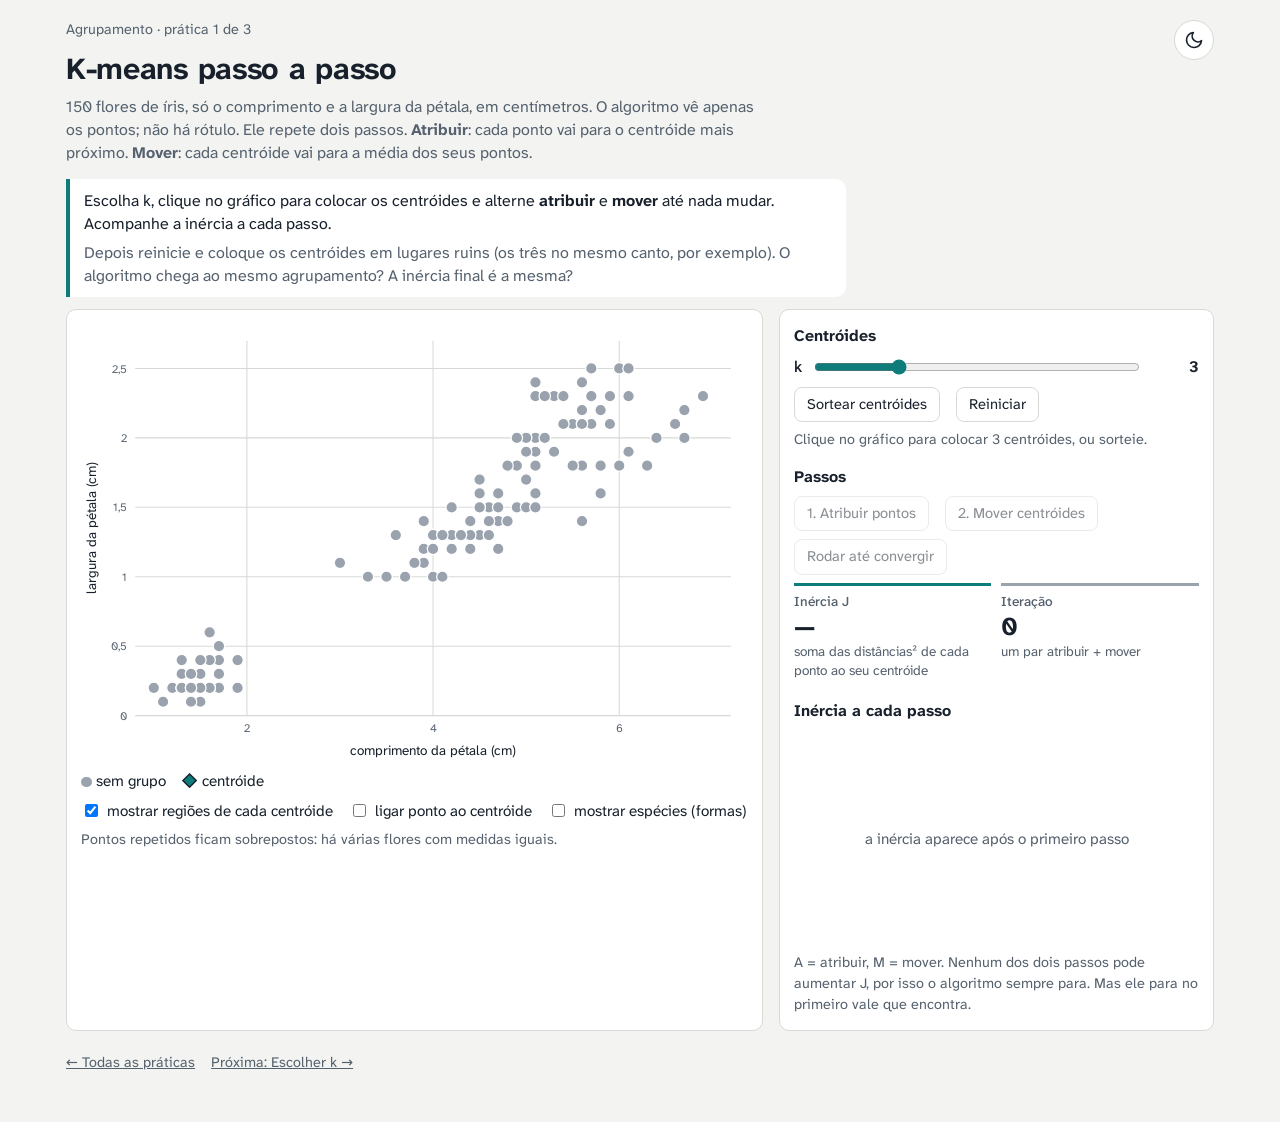
<file: c1-passo-a-passo.html>
<!DOCTYPE html>
<html lang="pt-BR">
<head>
<meta charset="utf-8">
<meta name="viewport" content="width=device-width, initial-scale=1, viewport-fit=cover">
<title>Agrupamento 1. K-means passo a passo</title>
<link rel="preconnect" href="https://fonts.googleapis.com">
<link href="https://fonts.googleapis.com/css2?family=Atkinson+Hyperlegible+Next:wght@400;500;700&display=swap" rel="stylesheet">
<style>
:root{
  color-scheme:light;
  --bg:#f3f4f1;--panel:#ffffff;--ink:#17202b;--ink-2:#55616e;--line:#d6dad4;--grid:#e9ebe6;
  --m:#2f6fde;--f:#e0559e;--n:#9aa3ad;--you:#0e7c7b;--best:#d98c1f;--err:#c6303e;
  --c0:#2f6fde;--c1:#e0559e;--c2:#d98c1f;--c3:#0e7c7b;--c4:#7b4fd6;--c5:#5f9e2f;--c6:#c6303e;--c7:#8a6d3b;--c8:#1f8fb8;--c9:#b0437d;
  box-sizing:border-box;padding-top:env(safe-area-inset-top,0px);padding-bottom:env(safe-area-inset-bottom,0px);
}
@media (prefers-color-scheme:dark){:root:not([data-theme="light"]){color-scheme:dark;
  --bg:#141a21;--panel:#1d252e;--ink:#eef1f4;--ink-2:#a9b4bf;--line:#34404c;--grid:#283239;
  --m:#6d9bf2;--f:#f07bb8;--n:#6f7a86;--you:#3fd0c5;--best:#f0b04a;--err:#ff6b78;
  --c0:#6d9bf2;--c1:#f07bb8;--c2:#f0b04a;--c3:#3fd0c5;--c4:#a98bf0;--c5:#8ac65a;--c6:#ff6b78;--c7:#c9a26e;--c8:#5fc0e8;--c9:#e07ab3}}
:root[data-theme="dark"]{color-scheme:dark;
  --bg:#141a21;--panel:#1d252e;--ink:#eef1f4;--ink-2:#a9b4bf;--line:#34404c;--grid:#283239;
  --m:#6d9bf2;--f:#f07bb8;--n:#6f7a86;--you:#3fd0c5;--best:#f0b04a;--err:#ff6b78;
  --c0:#6d9bf2;--c1:#f07bb8;--c2:#f0b04a;--c3:#3fd0c5;--c4:#a98bf0;--c5:#8ac65a;--c6:#ff6b78;--c7:#c9a26e;--c8:#5fc0e8;--c9:#e07ab3}
html{scroll-padding-top:env(safe-area-inset-top,0px)}
*{box-sizing:inherit}
body{margin:0;background:var(--bg);color:var(--ink);font-family:"Atkinson Hyperlegible Next","Atkinson Hyperlegible",system-ui,-apple-system,"Segoe UI",sans-serif;font-size:16px;line-height:1.45}
.wrap{max-width:1180px;margin:0 auto;padding:20px 16px 48px}
header h1{font-size:1.9rem;font-weight:700;margin:0 0 4px;letter-spacing:-.01em}
header p{margin:0;color:var(--ink-2);max-width:70ch}
.eq{font-size:1.35rem;font-weight:500;margin:14px 0 6px}
.eq b{font-weight:700;color:var(--you)}
.chips{display:flex;flex-wrap:wrap;gap:6px;margin:14px 0 4px}
.chip{border:1px solid var(--line);background:var(--panel);color:var(--ink);border-radius:999px;padding:6px 12px;font:inherit;font-size:.92rem;cursor:pointer}
.chip[aria-pressed="true"]{background:var(--ink);color:var(--bg);border-color:var(--ink)}
.chip:focus-visible,button:focus-visible,input:focus-visible{outline:2px solid var(--you);outline-offset:2px}
.grid{display:grid;grid-template-columns:minmax(0,1.6fr) minmax(280px,1fr);gap:16px;margin-top:12px}
@media (max-width:820px){.grid{grid-template-columns:1fr}}
.panel{background:var(--panel);border:1px solid var(--line);border-radius:10px;padding:14px}
.panel h2{font-size:1rem;font-weight:700;margin:0 0 8px}
svg{display:block;width:100%;height:auto}
.axis text{fill:var(--ink-2);font-size:11px}
.axis line,.axis path{stroke:var(--line)}
.gridl{stroke:var(--grid)}
.ctl{display:grid;grid-template-columns:auto 1fr auto;align-items:center;gap:8px 10px;margin:8px 0}
.ctl label{font-weight:500}
.ctl input[type=range]{width:100%;accent-color:var(--you)}
.ctl output{min-width:3.2em;text-align:right;font-weight:700}
.metrics{display:grid;grid-template-columns:1fr 1fr;gap:10px;margin-top:8px}
.met{border-top:3px solid var(--you);padding:6px 0 0}
.met.test{border-top-color:var(--n)}
.met h3{font-size:.85rem;font-weight:500;color:var(--ink-2);margin:0 0 2px}
.met .big{font-size:1.6rem;font-weight:700;line-height:1.1}
.met .sm{font-size:.85rem;color:var(--ink-2)}
.row{display:flex;flex-wrap:wrap;gap:8px 16px;align-items:center;margin:8px 0;font-size:.95rem}
.row label{display:inline-flex;align-items:center;gap:6px;cursor:pointer}
.btn{font:inherit;font-size:.92rem;padding:6px 12px;border-radius:8px;border:1px solid var(--line);background:var(--panel);color:var(--ink);cursor:pointer}
.btn.primary{background:var(--you);border-color:var(--you);color:#fff}
.btn:disabled{opacity:.5;cursor:default}
.note{color:var(--ink-2);font-size:.9rem;margin:8px 0 0}
.note a{color:inherit}
.dot{display:inline-block;width:.7em;height:.7em;border-radius:50%;margin-right:.3em;vertical-align:middle}
.warn{color:var(--err);font-weight:500}
.best{color:var(--best);font-weight:700}
.sr{position:absolute;width:1px;height:1px;overflow:hidden;clip:rect(0 0 0 0)}
.task{background:var(--panel);border-left:4px solid var(--you);border-radius:0 10px 10px 0;padding:10px 14px;margin:14px 0 4px;max-width:78ch}
.task p{margin:0}.task p+p{margin-top:6px;color:var(--ink-2)}
.steps{color:var(--ink-2);font-size:.9rem;margin-bottom:6px}
.ct{border-collapse:collapse;font-size:.9rem;margin-top:8px}
.ct th,.ct td{border:1px solid var(--line);padding:4px 10px;text-align:right}
.ct th{font-weight:500;color:var(--ink-2)}
.ct td:first-child,.ct th:first-child{text-align:left}
.leg svg{display:inline-block;width:1em;height:1em;vertical-align:-.15em;margin-right:.3em}
#shapeleg:not([hidden]){display:inline-flex;flex-wrap:wrap;gap:8px 16px}
#sc{cursor:crosshair}
.nav{margin-top:22px;display:flex;gap:16px;flex-wrap:wrap}
.wrap{position:relative}
header{padding-right:56px}
.theme{position:absolute;top:20px;right:16px;width:40px;height:40px;display:inline-flex;align-items:center;justify-content:center;border:1px solid var(--line);border-radius:999px;background:var(--panel);color:var(--ink);cursor:pointer;padding:0}
.theme:hover{border-color:var(--you)}
.theme svg{width:20px;height:20px;fill:none;stroke:currentColor;stroke-width:2;stroke-linecap:round;stroke-linejoin:round}
.theme .sun{display:none}
@media (prefers-color-scheme:dark){:root:not([data-theme="light"]) .theme .sun{display:block}:root:not([data-theme="light"]) .theme .moon{display:none}}
:root[data-theme="dark"] .theme .sun{display:block}
:root[data-theme="dark"] .theme .moon{display:none}
</style>
<script>try{var t=localStorage.getItem('theme');if(t==='light'||t==='dark')document.documentElement.dataset.theme=t}catch(e){}</script>
</head>
<body>
<div class="wrap">
<button class="theme" id="theme" type="button" aria-label="Alternar modo claro e escuro" title="Modo claro / escuro"><svg class="moon" viewBox="0 0 24 24" aria-hidden="true"><path d="M21 12.8A9 9 0 1 1 11.2 3a7 7 0 0 0 9.8 9.8z"/></svg><svg class="sun" viewBox="0 0 24 24" aria-hidden="true"><circle cx="12" cy="12" r="4"/><path d="M12 2v2M12 20v2M4.9 4.9l1.4 1.4M17.7 17.7l1.4 1.4M2 12h2M20 12h2M4.9 19.1l1.4-1.4M17.7 6.3l1.4-1.4"/></svg></button>

<header>
  <div class="steps">Agrupamento · prática 1 de 3</div>
  <h1>K-means passo a passo</h1>
  <p>150 flores de íris, só o comprimento e a largura da pétala, em centímetros. O algoritmo vê apenas os pontos; não há rótulo. Ele repete dois passos. <b>Atribuir</b>: cada ponto vai para o centróide mais próximo. <b>Mover</b>: cada centróide vai para a média dos seus pontos.</p>
</header>
<div class="task"><p>Escolha k, clique no gráfico para colocar os centróides e alterne <b>atribuir</b> e <b>mover</b> até nada mudar. Acompanhe a inércia a cada passo.</p><p>Depois reinicie e coloque os centróides em lugares ruins (os três no mesmo canto, por exemplo). O algoritmo chega ao mesmo agrupamento? A inércia final é a mesma?</p></div>

<div class="grid">
  <div class="panel">
    <svg id="sc" viewBox="0 0 640 420" role="img" aria-label="Dispersão das pétalas com centróides e grupos"></svg>
    <div class="row" id="legend">
      <span><span class="dot" style="background:var(--n)"></span>sem grupo</span>
      <span><svg viewBox="0 0 16 16" style="display:inline-block;width:1em;height:1em;vertical-align:-.15em;margin-right:.3em"><path d="M8 1L15 8L8 15L1 8Z" fill="var(--you)" stroke="var(--ink)" stroke-width="1.5"/></svg>centróide</span>
      <span id="shapeleg" hidden></span>
    </div>
    <div class="row">
      <label><input type="checkbox" id="regions" checked> mostrar regiões de cada centróide</label>
      <label><input type="checkbox" id="links"> ligar ponto ao centróide</label>
      <label><input type="checkbox" id="species"> mostrar espécies (formas)</label>
    </div>
    <p class="note">Pontos repetidos ficam sobrepostos: há várias flores com medidas iguais.</p>
  </div>
  <div class="panel">
    <h2>Centróides</h2>
    <div class="ctl">
      <label for="k">k</label><input type="range" id="k" min="2" max="6" step="1" value="3"><output id="kv">3</output>
    </div>
    <div class="row">
      <button class="btn" id="draw">Sortear centróides</button>
      <button class="btn" id="reset">Reiniciar</button>
    </div>
    <p class="note" id="msg"></p>
    <h2 style="margin-top:14px">Passos</h2>
    <div class="row">
      <button class="btn primary" id="assign">1. Atribuir pontos</button>
      <button class="btn" id="move">2. Mover centróides</button>
      <button class="btn" id="run">Rodar até convergir</button>
    </div>
    <div class="metrics">
      <div class="met"><h3>Inércia J</h3><div class="big" id="J">—</div><div class="sm">soma das distâncias² de cada ponto ao seu centróide</div></div>
      <div class="met test"><h3>Iteração</h3><div class="big" id="it">0</div><div class="sm" id="itsm">um par atribuir + mover</div></div>
    </div>
    <h2 style="margin-top:18px">Inércia a cada passo</h2>
    <svg id="hist" viewBox="0 0 320 170" role="img" aria-label="Inércia após cada passo"></svg>
    <p class="note">A = atribuir, M = mover. Nenhum dos dois passos pode aumentar J, por isso o algoritmo sempre para. Mas ele para no primeiro vale que encontra.</p>
  </div>
</div>
<p class="nav note"><a href="index.html">← Todas as práticas</a><a href="c2-escolher-k.html">Próxima: Escolher k →</a></p>

</div>
<script>

const IRIS=[[5.1,3.5,1.4,0.2,0],[4.9,3.0,1.4,0.2,0],[4.7,3.2,1.3,0.2,0],[4.6,3.1,1.5,0.2,0],[5.0,3.6,1.4,0.2,0],[5.4,3.9,1.7,0.4,0],[4.6,3.4,1.4,0.3,0],[5.0,3.4,1.5,0.2,0],[4.4,2.9,1.4,0.2,0],[4.9,3.1,1.5,0.1,0],[5.4,3.7,1.5,0.2,0],[4.8,3.4,1.6,0.2,0],[4.8,3.0,1.4,0.1,0],[4.3,3.0,1.1,0.1,0],[5.8,4.0,1.2,0.2,0],[5.7,4.4,1.5,0.4,0],[5.4,3.9,1.3,0.4,0],[5.1,3.5,1.4,0.3,0],[5.7,3.8,1.7,0.3,0],[5.1,3.8,1.5,0.3,0],[5.4,3.4,1.7,0.2,0],[5.1,3.7,1.5,0.4,0],[4.6,3.6,1.0,0.2,0],[5.1,3.3,1.7,0.5,0],[4.8,3.4,1.9,0.2,0],[5.0,3.0,1.6,0.2,0],[5.0,3.4,1.6,0.4,0],[5.2,3.5,1.5,0.2,0],[5.2,3.4,1.4,0.2,0],[4.7,3.2,1.6,0.2,0],[4.8,3.1,1.6,0.2,0],[5.4,3.4,1.5,0.4,0],[5.2,4.1,1.5,0.1,0],[5.5,4.2,1.4,0.2,0],[4.9,3.1,1.5,0.2,0],[5.0,3.2,1.2,0.2,0],[5.5,3.5,1.3,0.2,0],[4.9,3.6,1.4,0.1,0],[4.4,3.0,1.3,0.2,0],[5.1,3.4,1.5,0.2,0],[5.0,3.5,1.3,0.3,0],[4.5,2.3,1.3,0.3,0],[4.4,3.2,1.3,0.2,0],[5.0,3.5,1.6,0.6,0],[5.1,3.8,1.9,0.4,0],[4.8,3.0,1.4,0.3,0],[5.1,3.8,1.6,0.2,0],[4.6,3.2,1.4,0.2,0],[5.3,3.7,1.5,0.2,0],[5.0,3.3,1.4,0.2,0],[7.0,3.2,4.7,1.4,1],[6.4,3.2,4.5,1.5,1],[6.9,3.1,4.9,1.5,1],[5.5,2.3,4.0,1.3,1],[6.5,2.8,4.6,1.5,1],[5.7,2.8,4.5,1.3,1],[6.3,3.3,4.7,1.6,1],[4.9,2.4,3.3,1.0,1],[6.6,2.9,4.6,1.3,1],[5.2,2.7,3.9,1.4,1],[5.0,2.0,3.5,1.0,1],[5.9,3.0,4.2,1.5,1],[6.0,2.2,4.0,1.0,1],[6.1,2.9,4.7,1.4,1],[5.6,2.9,3.6,1.3,1],[6.7,3.1,4.4,1.4,1],[5.6,3.0,4.5,1.5,1],[5.8,2.7,4.1,1.0,1],[6.2,2.2,4.5,1.5,1],[5.6,2.5,3.9,1.1,1],[5.9,3.2,4.8,1.8,1],[6.1,2.8,4.0,1.3,1],[6.3,2.5,4.9,1.5,1],[6.1,2.8,4.7,1.2,1],[6.4,2.9,4.3,1.3,1],[6.6,3.0,4.4,1.4,1],[6.8,2.8,4.8,1.4,1],[6.7,3.0,5.0,1.7,1],[6.0,2.9,4.5,1.5,1],[5.7,2.6,3.5,1.0,1],[5.5,2.4,3.8,1.1,1],[5.5,2.4,3.7,1.0,1],[5.8,2.7,3.9,1.2,1],[6.0,2.7,5.1,1.6,1],[5.4,3.0,4.5,1.5,1],[6.0,3.4,4.5,1.6,1],[6.7,3.1,4.7,1.5,1],[6.3,2.3,4.4,1.3,1],[5.6,3.0,4.1,1.3,1],[5.5,2.5,4.0,1.3,1],[5.5,2.6,4.4,1.2,1],[6.1,3.0,4.6,1.4,1],[5.8,2.6,4.0,1.2,1],[5.0,2.3,3.3,1.0,1],[5.6,2.7,4.2,1.3,1],[5.7,3.0,4.2,1.2,1],[5.7,2.9,4.2,1.3,1],[6.2,2.9,4.3,1.3,1],[5.1,2.5,3.0,1.1,1],[5.7,2.8,4.1,1.3,1],[6.3,3.3,6.0,2.5,2],[5.8,2.7,5.1,1.9,2],[7.1,3.0,5.9,2.1,2],[6.3,2.9,5.6,1.8,2],[6.5,3.0,5.8,2.2,2],[7.6,3.0,6.6,2.1,2],[4.9,2.5,4.5,1.7,2],[7.3,2.9,6.3,1.8,2],[6.7,2.5,5.8,1.8,2],[7.2,3.6,6.1,2.5,2],[6.5,3.2,5.1,2.0,2],[6.4,2.7,5.3,1.9,2],[6.8,3.0,5.5,2.1,2],[5.7,2.5,5.0,2.0,2],[5.8,2.8,5.1,2.4,2],[6.4,3.2,5.3,2.3,2],[6.5,3.0,5.5,1.8,2],[7.7,3.8,6.7,2.2,2],[7.7,2.6,6.9,2.3,2],[6.0,2.2,5.0,1.5,2],[6.9,3.2,5.7,2.3,2],[5.6,2.8,4.9,2.0,2],[7.7,2.8,6.7,2.0,2],[6.3,2.7,4.9,1.8,2],[6.7,3.3,5.7,2.1,2],[7.2,3.2,6.0,1.8,2],[6.2,2.8,4.8,1.8,2],[6.1,3.0,4.9,1.8,2],[6.4,2.8,5.6,2.1,2],[7.2,3.0,5.8,1.6,2],[7.4,2.8,6.1,1.9,2],[7.9,3.8,6.4,2.0,2],[6.4,2.8,5.6,2.2,2],[6.3,2.8,5.1,1.5,2],[6.1,2.6,5.6,1.4,2],[7.7,3.0,6.1,2.3,2],[6.3,3.4,5.6,2.4,2],[6.4,3.1,5.5,1.8,2],[6.0,3.0,4.8,1.8,2],[6.9,3.1,5.4,2.1,2],[6.7,3.1,5.6,2.4,2],[6.9,3.1,5.1,2.3,2],[5.8,2.7,5.1,1.9,2],[6.8,3.2,5.9,2.3,2],[6.7,3.3,5.7,2.5,2],[6.7,3.0,5.2,2.3,2],[6.3,2.5,5.0,1.9,2],[6.5,3.0,5.2,2.0,2],[6.2,3.4,5.4,2.3,2],[5.9,3.0,5.1,1.8,2]];
const SPECIES=['setosa','versicolor','virginica'];
const CL=[0,1,2,3,4,5,6,7,8,9].map(i=>'var(--c'+i+')');
const $=id=>document.getElementById(id);
const on=(id,ev,fn)=>{const e=$(id);if(e)e.addEventListener(ev,fn);};
const fmt=(v,d=1)=>v.toLocaleString('pt-BR',{minimumFractionDigits:d,maximumFractionDigits:d});
const tick=v=>(+v.toFixed(6)).toLocaleString('pt-BR',{maximumFractionDigits:3});
function rng(seed){ let t=(seed*2654435761)>>>0; return ()=>{t+=0x6D2B79F5;let r=Math.imul(t^t>>>15,1|t);r^=r+Math.imul(r^r>>>7,61|r);return((r^r>>>14)>>>0)/4294967296}; }
function gauss(r){ let u=0,v=0; while(u===0)u=r(); v=r(); return Math.sqrt(-2*Math.log(u))*Math.cos(2*Math.PI*v); }
const d2=(a,b)=>{let s=0;for(let i=0;i<a.length;i++){const t=a[i]-b[i];s+=t*t;}return s;};
function assign(X,C){ return X.map(x=>{let b=0,bd=Infinity;for(let j=0;j<C.length;j++){const d=d2(x,C[j]);if(d<bd){bd=d;b=j;}}return b;}); }
function means(X,A,C){ const k=C.length,d=X[0].length; const s=Array.from({length:k},()=>new Array(d).fill(0)),n=new Array(k).fill(0);
  X.forEach((x,i)=>{const j=A[i];n[j]++;for(let t=0;t<d;t++)s[j][t]+=x[t];}); return C.map((c,j)=>n[j]?s[j].map(v=>v/n[j]):c.slice()); }
function inertia(X,A,C){ let J=0; for(let i=0;i<X.length;i++)J+=d2(X[i],C[A[i]]); return J; }
function kpp(X,k,r){ const C=[X[Math.floor(r()*X.length)].slice()];
  while(C.length<k){ const D=X.map(x=>{let m=Infinity;for(const c of C){const d=d2(x,c);if(d<m)m=d;}return m;}); const s=D.reduce((a,b)=>a+b,0);
    let u=r()*s,i=0; for(;i<X.length-1;i++){u-=D[i];if(u<=0)break;} C.push(X[i].slice()); } return C; }
function kmeans(X,k,seed){ const r=rng(seed); let C=kpp(X,k,r),A; for(let it=0;it<300;it++){ A=assign(X,C); const C2=means(X,A,C);
  const same=C2.every((c,j)=>c.every((v,t)=>v===C[j][t])); C=C2; if(same)break; } return {C,A,J:inertia(X,A,C)}; }
function bestOf(X,k,n=10){ let b=null; for(let s=1;s<=n;s++){const r=kmeans(X,k,s);if(!b||r.J<b.J)b=r;} return b; }
function zscore(X){ const d=X[0].length,n=X.length; const mu=new Array(d).fill(0),sd=new Array(d).fill(0);
  X.forEach(x=>{for(let t=0;t<d;t++)mu[t]+=x[t]/n;}); X.forEach(x=>{for(let t=0;t<d;t++)sd[t]+=(x[t]-mu[t])**2/n;});
  return X.map(x=>x.map((v,t)=>(v-mu[t])/(Math.sqrt(sd[t])||1))); }
function purity(A,Y,k){ let tot=0; for(let j=0;j<k;j++){const cnt={};let m=0;A.forEach((a,i)=>{if(a===j){cnt[Y[i]]=(cnt[Y[i]]||0)+1;if(cnt[Y[i]]>m)m=cnt[Y[i]];}});tot+=m;} return tot/A.length; }
function silhouette(X,A,k){ const n=X.length; if(k<2) return {s:new Array(n).fill(0),mean:0};
  const cnt=new Array(k).fill(0); A.forEach(a=>cnt[a]++); const s=new Array(n).fill(0);
  for(let i=0;i<n;i++){ const acc=new Array(k).fill(0); for(let j=0;j<n;j++){if(j!==i)acc[A[j]]+=Math.sqrt(d2(X[i],X[j]));}
    const a=cnt[A[i]]>1?acc[A[i]]/(cnt[A[i]]-1):0; let b=Infinity; for(let c=0;c<k;c++){if(c!==A[i]&&cnt[c]>0){const v=acc[c]/cnt[c];if(v<b)b=v;}}
    s[i]=cnt[A[i]]>1?(b-a)/Math.max(a,b):0; }
  return {s,mean:s.reduce((p,q)=>p+q,0)/n}; }
function voronoi(C,rect){ return C.map((ci,i)=>{ let poly=[[rect[0],rect[1]],[rect[2],rect[1]],[rect[2],rect[3]],[rect[0],rect[3]]];
  C.forEach((cj,j)=>{ if(j===i||!poly.length) return; const mx=(ci[0]+cj[0])/2,my=(ci[1]+cj[1])/2,nx=cj[0]-ci[0],ny=cj[1]-ci[1]; if(!nx&&!ny) return;
    const f=p=>(p[0]-mx)*nx+(p[1]-my)*ny; const out=[];
    for(let a=0;a<poly.length;a++){const P=poly[a],Q=poly[(a+1)%poly.length],fp=f(P),fq=f(Q); if(fp<=0)out.push(P); if((fp<0&&fq>0)||(fp>0&&fq<0)){const t=fp/(fp-fq);out.push([P[0]+t*(Q[0]-P[0]),P[1]+t*(Q[1]-P[1])]);}}
    poly=out; }); return poly; }); }
function niceStep(range,target=6){ const raw=range/target,p=Math.pow(10,Math.floor(Math.log10(raw))); for(const m of [1,2,2.5,5,10]){if(m*p>=raw)return m*p;} return 10*p; }
function axes(W,H,m,B,lab,stepx){ const pw=W-m.l-m.r,ph=H-m.t-m.b; const sx=x=>m.l+(x-B.x[0])/(B.x[1]-B.x[0])*pw, sy=y=>H-m.b-(y-B.y[0])/(B.y[1]-B.y[0])*ph;
  const stx=stepx||niceStep(B.x[1]-B.x[0],pw/90),sty=niceStep(B.y[1]-B.y[0],ph/60); let g='<g class="axis">';
  for(let i=Math.ceil(B.x[0]/stx-1e-9);i*stx<=B.x[1]+1e-9;i++){const x=i*stx;g+='<line class="gridl" x1="'+sx(x)+'" x2="'+sx(x)+'" y1="'+m.t+'" y2="'+(H-m.b)+'"/><text x="'+sx(x)+'" y="'+(H-m.b+16)+'" text-anchor="middle">'+tick(x)+'</text>';}
  for(let i=Math.ceil(B.y[0]/sty-1e-9);i*sty<=B.y[1]+1e-9;i++){const y=i*sty;g+='<line class="gridl" x1="'+m.l+'" x2="'+(W-m.r)+'" y1="'+sy(y)+'" y2="'+sy(y)+'"/><text x="'+(m.l-8)+'" y="'+(sy(y)+4)+'" text-anchor="end">'+tick(y)+'</text>';}
  g+='<text x="'+(m.l+pw/2)+'" y="'+(H-6)+'" text-anchor="middle" style="font-size:13px;fill:var(--ink)">'+lab[0]+'</text>';
  g+='<text transform="translate(14,'+(m.t+ph/2)+') rotate(-90)" text-anchor="middle" style="font-size:13px;fill:var(--ink)">'+lab[1]+'</text></g>';
  return {sx,sy,g}; }
function mark(shape,cx,cy,r,attrs){ if(shape===1) return '<rect x="'+(cx-r*.9)+'" y="'+(cy-r*.9)+'" width="'+r*1.8+'" height="'+r*1.8+'" '+attrs+'/>';
  if(shape===2) return '<path d="M'+cx+' '+(cy-r*1.25)+'L'+(cx+r*1.15)+' '+(cy+r*.75)+'L'+(cx-r*1.15)+' '+(cy+r*.75)+'Z" '+attrs+'/>';
  return '<circle cx="'+cx+'" cy="'+cy+'" r="'+r+'" '+attrs+'/>'; }
function diamond(cx,cy,R,fill){ return '<path d="M'+cx+' '+(cy-R)+'L'+(cx+R)+' '+cy+'L'+cx+' '+(cy+R)+'L'+(cx-R)+' '+cy+'Z" fill="'+fill+'" stroke="var(--ink)" stroke-width="1.6"/>'; }
function polyStr(poly,sx,sy){ return poly.map(p=>sx(p[0])+','+sy(p[1])).join(' '); }
const SHAPELEG='<span class="leg"><svg viewBox="0 0 16 16"><circle cx="8" cy="8" r="6" fill="var(--ink-2)"/></svg>setosa</span><span class="leg"><svg viewBox="0 0 16 16"><rect x="2.5" y="2.5" width="11" height="11" fill="var(--ink-2)"/></svg>versicolor</span><span class="leg"><svg viewBox="0 0 16 16"><path d="M8 1L15 13.5H1Z" fill="var(--ink-2)"/></svg>virginica</span>';
function lineChart(id,pts,o){ const W=320,H=170,m={l:46,r:12,t:12,b:36}; const xs=pts.map(p=>p[0]),ys=pts.map(p=>p[1]);
  const B={x:[Math.min(...xs)-.5,Math.max(...xs)+.5],y:[o.y0!==undefined?o.y0:0,Math.max(...ys)*1.08||1]}; const {sx,sy,g}=axes(W,H,m,B,[o.xlab,o.ylab],1); let s=g;
  s+='<polyline points="'+pts.map(p=>sx(p[0])+','+sy(p[1])).join(' ')+'" fill="none" stroke="var(--you)" stroke-width="2"/>';
  pts.forEach(p=>{s+='<circle cx="'+sx(p[0])+'" cy="'+sy(p[1])+'" r="'+(p[0]===o.cur?6:3.5)+'" fill="'+(p[0]===o.cur?'var(--best)':'var(--you)')+'" '+(p[0]===o.cur?'stroke="var(--ink)" stroke-width="1.5"':'')+'><title>k = '+p[0]+': '+fmt(p[1],o.dec===undefined?1:o.dec)+'</title></circle>';});
  $(id).innerHTML=s; }


const X=IRIS.map(p=>[p[2],p[3]]), Y=IRIS.map(p=>p[4]);
const B={x:[0.8,7.2],y:[0,2.7]}, W=640,H=420,M={l:52,r:16,t:16,b:44};
const S={k:3,C:[],A:null,next:'assign',iter:0,changed:null,hist:[],paths:[],done:false,running:false,seed:1,regions:true,links:false,species:false};
let runTok=0;

function doAssign(){ const A=assign(X,S.C); let ch=0; if(S.A) A.forEach((a,i)=>{if(a!==S.A[i])ch++;}); else ch=X.length;
  const first=!S.A; S.A=A; S.changed=ch; S.hist.push(['A',inertia(X,A,S.C)]); S.next='move';
  if(!first&&ch===0){S.done=true;} }
function doMove(){ const C2=means(X,S.A,S.C); C2.forEach((c,j)=>{S.paths[j].push(c.slice());}); S.C=C2; S.iter++; S.hist.push(['M',inertia(X,S.A,S.C)]); S.next='assign'; }
function step(){ if(S.next==='assign') doAssign(); else doMove(); }
function reset(){ runTok++; Object.assign(S,{C:[],A:null,next:'assign',iter:0,changed:null,hist:[],paths:[],done:false,running:false}); render(); }
function run(){ if(S.C.length<S.k||S.done) return; S.running=true; const tok=++runTok;
  const tickFn=()=>{ if(tok!==runTok) return; step(); if(S.done||S.iter>100){S.running=false;} render(); if(S.running) setTimeout(tickFn,420); }; tickFn(); }

function drawScatter(){ const {sx,sy,g}=axes(W,H,M,B,['comprimento da pétala (cm)','largura da pétala (cm)']);
  let s='<defs><clipPath id="cp"><rect x="'+M.l+'" y="'+M.t+'" width="'+(W-M.l-M.r)+'" height="'+(H-M.t-M.b)+'"/></clipPath></defs>'+g+'<g clip-path="url(#cp)">';
  if(S.regions&&S.C.length){ voronoi(S.C,[B.x[0],B.y[0],B.x[1],B.y[1]]).forEach((poly,j)=>{ if(poly.length) s+='<polygon points="'+polyStr(poly,sx,sy)+'" fill="'+CL[j]+'" opacity=".13"/>'; }); }
  if(S.links&&S.A){ X.forEach((x,i)=>{const c=S.C[S.A[i]]; s+='<line x1="'+sx(x[0])+'" y1="'+sy(x[1])+'" x2="'+sx(c[0])+'" y2="'+sy(c[1])+'" stroke="'+CL[S.A[i]]+'" stroke-width="1" opacity=".4"/>';}); }
  S.paths.forEach((p,j)=>{ if(p.length>1){ s+='<polyline points="'+polyStr(p,sx,sy)+'" fill="none" stroke="'+CL[j]+'" stroke-width="1.5" stroke-dasharray="4 3" opacity=".7"/>'; p.slice(0,-1).forEach(q=>{s+='<circle cx="'+sx(q[0])+'" cy="'+sy(q[1])+'" r="3" fill="none" stroke="'+CL[j]+'" stroke-width="1.5" opacity=".7"/>';}); } });
  X.forEach((x,i)=>{ const col=S.A?CL[S.A[i]]:'var(--n)'; s+=mark(S.species?Y[i]:0,sx(x[0]),sy(x[1]),5.5,'fill="'+col+'" stroke="var(--panel)" stroke-width="1.2"'); });
  S.C.forEach((c,j)=>{ s+=diamond(sx(c[0]),sy(c[1]),9,CL[j]); });
  s+='</g>'; $('sc').innerHTML=s; }

function drawHist(){ const W2=320,H2=170,m={l:46,r:12,t:12,b:30}; if(!S.hist.length){ $('hist').innerHTML='<text x="160" y="90" text-anchor="middle" style="fill:var(--ink-2);font-size:12px">a inércia aparece após o primeiro passo</text>'; return; }
  const n=S.hist.length, maxJ=Math.max(...S.hist.map(h=>h[1])); const pw=W2-m.l-m.r,ph=H2-m.t-m.b;
  const sx=i=>m.l+(n>1?i/(n-1):.5)*pw, sy=v=>H2-m.b-v/maxJ*ph; let s='<g class="axis">';
  [0,.5,1].forEach(f=>{s+='<line class="gridl" x1="'+m.l+'" x2="'+(W2-m.r)+'" y1="'+sy(f*maxJ)+'" y2="'+sy(f*maxJ)+'"/><text x="'+(m.l-6)+'" y="'+(sy(f*maxJ)+4)+'" text-anchor="end">'+fmt(f*maxJ,0)+'</text>';});
  if(n<=18) S.hist.forEach((h,i)=>{s+='<text x="'+sx(i)+'" y="'+(H2-m.b+14)+'" text-anchor="middle">'+h[0]+'</text>';}); else s+='<text x="'+(m.l+pw/2)+'" y="'+(H2-m.b+14)+'" text-anchor="middle">'+n+' passos</text>';
  s+='</g><polyline points="'+S.hist.map((h,i)=>sx(i)+','+sy(h[1])).join(' ')+'" fill="none" stroke="var(--you)" stroke-width="2"/>';
  S.hist.forEach((h,i)=>{s+='<circle cx="'+sx(i)+'" cy="'+sy(h[1])+'" r="3.5" fill="var(--you)"><title>'+(h[0]==='A'?'atribuir':'mover')+': J = '+fmt(h[1],2)+'</title></circle>';});
  $('hist').innerHTML=s; }

function render(){ drawScatter(); drawHist();
  const placing=S.C.length<S.k; $('kv').textContent=S.k; $('J').textContent=S.A?fmt(inertia(X,S.A,S.C),2):'—'; $('it').textContent=S.iter;
  $('itsm').textContent=S.changed===null?'um par atribuir + mover':(S.changed+' ponto'+(S.changed===1?'':'s')+' trocaram de grupo na última atribuição');
  $('assign').disabled=placing||S.running||S.done||S.next!=='assign'; $('move').disabled=placing||S.running||S.done||S.next!=='move'; $('run').disabled=placing||S.running||S.done;
  $('assign').classList.toggle('primary',!placing&&S.next==='assign'&&!S.done); $('move').classList.toggle('primary',!placing&&S.next==='move'&&!S.done);
  $('draw').disabled=S.running; $('k').disabled=S.running; $('shapeleg').hidden=!S.species; $('shapeleg').innerHTML=S.species?SHAPELEG:'';
  let msg; if(placing){const f=S.k-S.C.length; msg='Clique no gráfico para colocar '+(S.C.length?'mais ':'')+f+' centróide'+(f>1?'s':'')+', ou sorteie.';}
  else if(S.done) msg='<span class="best">Convergiu</span>: nenhum ponto trocou de grupo. '+S.iter+' iteraç'+(S.iter===1?'ão':'ões')+', J = '+fmt(inertia(X,S.A,S.C),2)+'.';
  else if(S.running) msg='Rodando…';
  else if(S.next==='assign'&&!S.A) msg='Centróides no lugar. Agora atribua cada ponto ao mais próximo.';
  else if(S.next==='move') msg='Pontos atribuídos. Agora mova cada centróide para a média do seu grupo.';
  else msg='Centróides movidos. Alguns pontos podem ter ficado mais perto de outro centróide: atribua de novo.';
  $('msg').innerHTML=msg; }

on('sc','click',e=>{ if(S.running) return; const r=e.currentTarget.getBoundingClientRect(); const px=(e.clientX-r.left)/r.width*W, py=(e.clientY-r.top)/r.height*H;
  if(px<M.l||px>W-M.r||py<M.t||py>H-M.b) return; const x=B.x[0]+(px-M.l)/(W-M.l-M.r)*(B.x[1]-B.x[0]), y=B.y[1]-(py-M.t)/(H-M.t-M.b)*(B.y[1]-B.y[0]);
  if(S.C.length>=S.k){ $('msg').innerHTML='Já há '+S.k+' centróides. Use <b>Reiniciar</b> para recolocá-los ou aumente k.'; return; }
  S.C.push([x,y]); S.paths.push([[x,y]]); render(); });
on('k','input',e=>{ S.k=+e.target.value; if(S.C.length>S.k||S.A){ reset(); } else render(); });
on('draw','click',()=>{ runTok++; const r=rng(S.seed++); const idx=X.map((_,i)=>i).sort(()=>r()-.5).slice(0,S.k);
  Object.assign(S,{C:idx.map(i=>X[i].slice()),A:null,next:'assign',iter:0,changed:null,hist:[],done:false,running:false}); S.paths=S.C.map(c=>[c.slice()]); render(); });
on('reset','click',reset);
on('assign','click',()=>{doAssign();render();});
on('move','click',()=>{doMove();render();});
on('run','click',run);
on('regions','change',e=>{S.regions=e.target.checked;drawScatter();});
on('links','change',e=>{S.links=e.target.checked;drawScatter();});
on('species','change',e=>{S.species=e.target.checked;render();});
render();

</script>
<script>
(function(){const b=document.getElementById('theme');if(!b)return;
const dark=()=>{const t=document.documentElement.dataset.theme;return t?t==='dark':matchMedia('(prefers-color-scheme:dark)').matches;};
b.addEventListener('click',()=>{const next=dark()?'light':'dark';document.documentElement.dataset.theme=next;
  try{localStorage.setItem('theme',next)}catch(e){}
  if(typeof render==='function')render(true);});})();
</script>
</body>
</html>
</file>
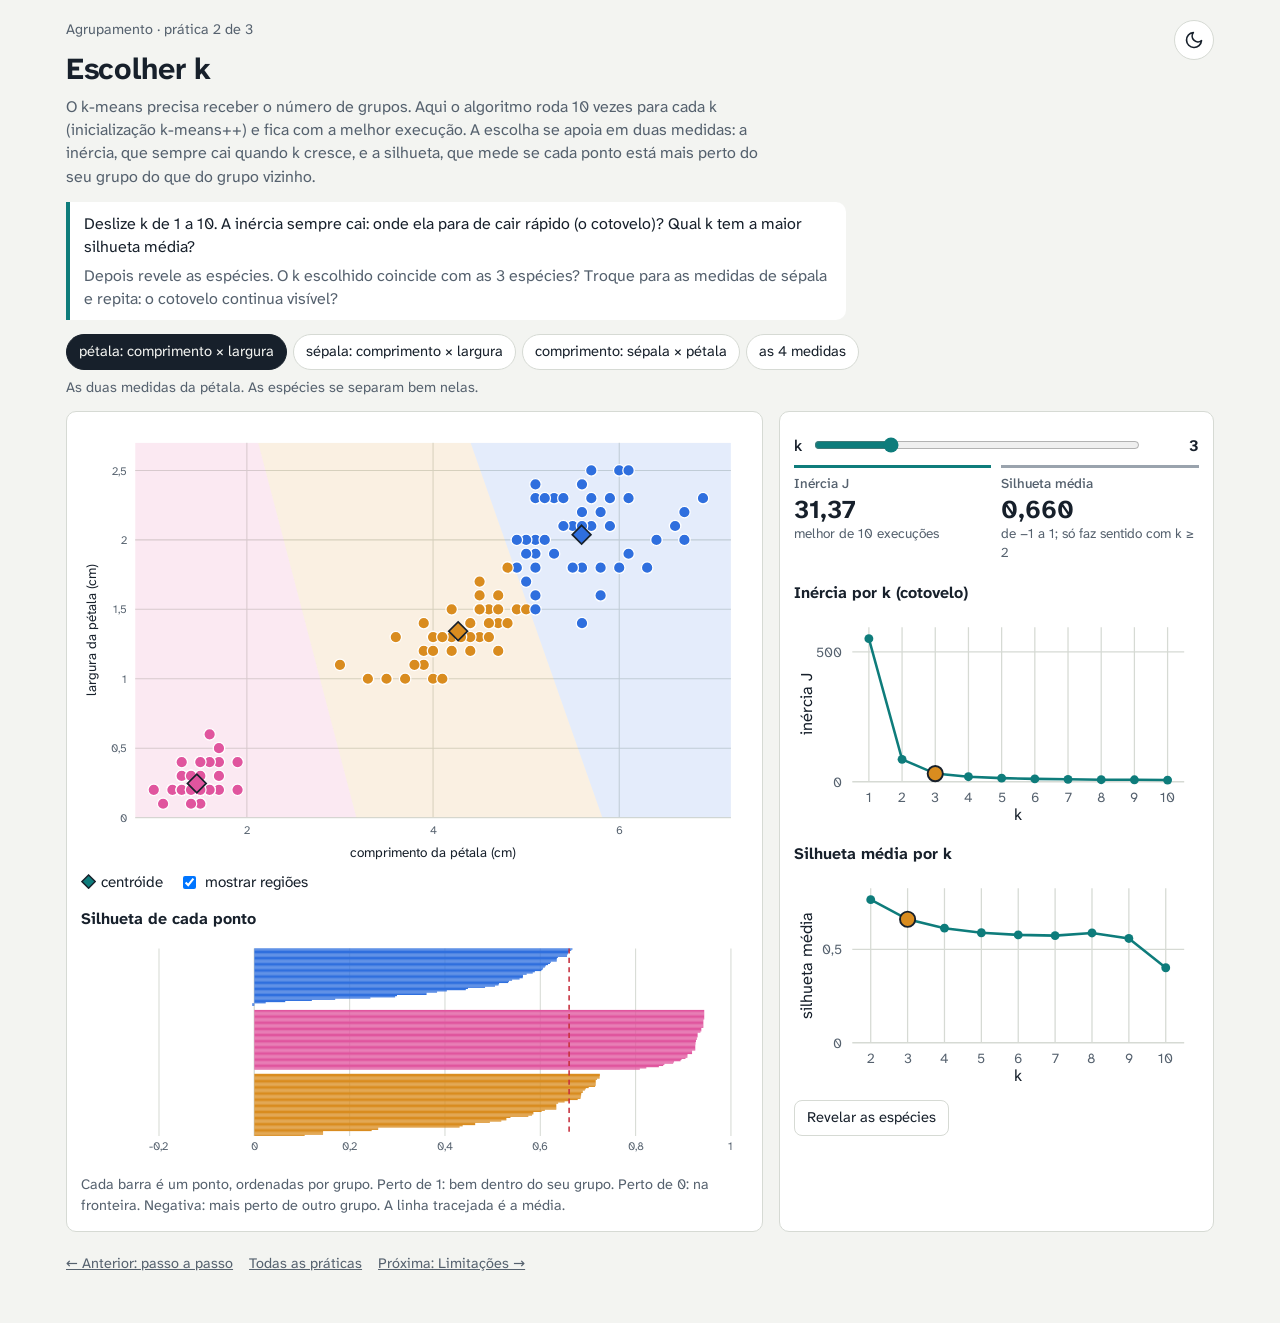
<file: c2-escolher-k.html>
<!DOCTYPE html>
<html lang="pt-BR">
<head>
<meta charset="utf-8">
<meta name="viewport" content="width=device-width, initial-scale=1, viewport-fit=cover">
<title>Agrupamento 2. Escolher k</title>
<link rel="preconnect" href="https://fonts.googleapis.com">
<link href="https://fonts.googleapis.com/css2?family=Atkinson+Hyperlegible+Next:wght@400;500;700&display=swap" rel="stylesheet">
<style>
:root{
  color-scheme:light;
  --bg:#f3f4f1;--panel:#ffffff;--ink:#17202b;--ink-2:#55616e;--line:#d6dad4;--grid:#e9ebe6;
  --m:#2f6fde;--f:#e0559e;--n:#9aa3ad;--you:#0e7c7b;--best:#d98c1f;--err:#c6303e;
  --c0:#2f6fde;--c1:#e0559e;--c2:#d98c1f;--c3:#0e7c7b;--c4:#7b4fd6;--c5:#5f9e2f;--c6:#c6303e;--c7:#8a6d3b;--c8:#1f8fb8;--c9:#b0437d;
  box-sizing:border-box;padding-top:env(safe-area-inset-top,0px);padding-bottom:env(safe-area-inset-bottom,0px);
}
@media (prefers-color-scheme:dark){:root:not([data-theme="light"]){color-scheme:dark;
  --bg:#141a21;--panel:#1d252e;--ink:#eef1f4;--ink-2:#a9b4bf;--line:#34404c;--grid:#283239;
  --m:#6d9bf2;--f:#f07bb8;--n:#6f7a86;--you:#3fd0c5;--best:#f0b04a;--err:#ff6b78;
  --c0:#6d9bf2;--c1:#f07bb8;--c2:#f0b04a;--c3:#3fd0c5;--c4:#a98bf0;--c5:#8ac65a;--c6:#ff6b78;--c7:#c9a26e;--c8:#5fc0e8;--c9:#e07ab3}}
:root[data-theme="dark"]{color-scheme:dark;
  --bg:#141a21;--panel:#1d252e;--ink:#eef1f4;--ink-2:#a9b4bf;--line:#34404c;--grid:#283239;
  --m:#6d9bf2;--f:#f07bb8;--n:#6f7a86;--you:#3fd0c5;--best:#f0b04a;--err:#ff6b78;
  --c0:#6d9bf2;--c1:#f07bb8;--c2:#f0b04a;--c3:#3fd0c5;--c4:#a98bf0;--c5:#8ac65a;--c6:#ff6b78;--c7:#c9a26e;--c8:#5fc0e8;--c9:#e07ab3}
html{scroll-padding-top:env(safe-area-inset-top,0px)}
*{box-sizing:inherit}
body{margin:0;background:var(--bg);color:var(--ink);font-family:"Atkinson Hyperlegible Next","Atkinson Hyperlegible",system-ui,-apple-system,"Segoe UI",sans-serif;font-size:16px;line-height:1.45}
.wrap{max-width:1180px;margin:0 auto;padding:20px 16px 48px}
header h1{font-size:1.9rem;font-weight:700;margin:0 0 4px;letter-spacing:-.01em}
header p{margin:0;color:var(--ink-2);max-width:70ch}
.eq{font-size:1.35rem;font-weight:500;margin:14px 0 6px}
.eq b{font-weight:700;color:var(--you)}
.chips{display:flex;flex-wrap:wrap;gap:6px;margin:14px 0 4px}
.chip{border:1px solid var(--line);background:var(--panel);color:var(--ink);border-radius:999px;padding:6px 12px;font:inherit;font-size:.92rem;cursor:pointer}
.chip[aria-pressed="true"]{background:var(--ink);color:var(--bg);border-color:var(--ink)}
.chip:focus-visible,button:focus-visible,input:focus-visible{outline:2px solid var(--you);outline-offset:2px}
.grid{display:grid;grid-template-columns:minmax(0,1.6fr) minmax(280px,1fr);gap:16px;margin-top:12px}
@media (max-width:820px){.grid{grid-template-columns:1fr}}
.panel{background:var(--panel);border:1px solid var(--line);border-radius:10px;padding:14px}
.panel h2{font-size:1rem;font-weight:700;margin:0 0 8px}
svg{display:block;width:100%;height:auto}
.axis text{fill:var(--ink-2);font-size:11px}
.axis line,.axis path{stroke:var(--line)}
.gridl{stroke:var(--grid)}
.ctl{display:grid;grid-template-columns:auto 1fr auto;align-items:center;gap:8px 10px;margin:8px 0}
.ctl label{font-weight:500}
.ctl input[type=range]{width:100%;accent-color:var(--you)}
.ctl output{min-width:3.2em;text-align:right;font-weight:700}
.metrics{display:grid;grid-template-columns:1fr 1fr;gap:10px;margin-top:8px}
.met{border-top:3px solid var(--you);padding:6px 0 0}
.met.test{border-top-color:var(--n)}
.met h3{font-size:.85rem;font-weight:500;color:var(--ink-2);margin:0 0 2px}
.met .big{font-size:1.6rem;font-weight:700;line-height:1.1}
.met .sm{font-size:.85rem;color:var(--ink-2)}
.row{display:flex;flex-wrap:wrap;gap:8px 16px;align-items:center;margin:8px 0;font-size:.95rem}
.row label{display:inline-flex;align-items:center;gap:6px;cursor:pointer}
.btn{font:inherit;font-size:.92rem;padding:6px 12px;border-radius:8px;border:1px solid var(--line);background:var(--panel);color:var(--ink);cursor:pointer}
.btn.primary{background:var(--you);border-color:var(--you);color:#fff}
.btn:disabled{opacity:.5;cursor:default}
.note{color:var(--ink-2);font-size:.9rem;margin:8px 0 0}
.note a{color:inherit}
.dot{display:inline-block;width:.7em;height:.7em;border-radius:50%;margin-right:.3em;vertical-align:middle}
.warn{color:var(--err);font-weight:500}
.best{color:var(--best);font-weight:700}
.sr{position:absolute;width:1px;height:1px;overflow:hidden;clip:rect(0 0 0 0)}
.task{background:var(--panel);border-left:4px solid var(--you);border-radius:0 10px 10px 0;padding:10px 14px;margin:14px 0 4px;max-width:78ch}
.task p{margin:0}.task p+p{margin-top:6px;color:var(--ink-2)}
.steps{color:var(--ink-2);font-size:.9rem;margin-bottom:6px}
.ct{border-collapse:collapse;font-size:.9rem;margin-top:8px}
.ct th,.ct td{border:1px solid var(--line);padding:4px 10px;text-align:right}
.ct th{font-weight:500;color:var(--ink-2)}
.ct td:first-child,.ct th:first-child{text-align:left}
.leg svg{display:inline-block;width:1em;height:1em;vertical-align:-.15em;margin-right:.3em}
#shapeleg:not([hidden]){display:inline-flex;flex-wrap:wrap;gap:8px 16px}
#sc{cursor:crosshair}
.nav{margin-top:22px;display:flex;gap:16px;flex-wrap:wrap}
.wrap{position:relative}
header{padding-right:56px}
.theme{position:absolute;top:20px;right:16px;width:40px;height:40px;display:inline-flex;align-items:center;justify-content:center;border:1px solid var(--line);border-radius:999px;background:var(--panel);color:var(--ink);cursor:pointer;padding:0}
.theme:hover{border-color:var(--you)}
.theme svg{width:20px;height:20px;fill:none;stroke:currentColor;stroke-width:2;stroke-linecap:round;stroke-linejoin:round}
.theme .sun{display:none}
@media (prefers-color-scheme:dark){:root:not([data-theme="light"]) .theme .sun{display:block}:root:not([data-theme="light"]) .theme .moon{display:none}}
:root[data-theme="dark"] .theme .sun{display:block}
:root[data-theme="dark"] .theme .moon{display:none}
</style>
<script>try{var t=localStorage.getItem('theme');if(t==='light'||t==='dark')document.documentElement.dataset.theme=t}catch(e){}</script>
</head>
<body>
<div class="wrap">
<button class="theme" id="theme" type="button" aria-label="Alternar modo claro e escuro" title="Modo claro / escuro"><svg class="moon" viewBox="0 0 24 24" aria-hidden="true"><path d="M21 12.8A9 9 0 1 1 11.2 3a7 7 0 0 0 9.8 9.8z"/></svg><svg class="sun" viewBox="0 0 24 24" aria-hidden="true"><circle cx="12" cy="12" r="4"/><path d="M12 2v2M12 20v2M4.9 4.9l1.4 1.4M17.7 17.7l1.4 1.4M2 12h2M20 12h2M4.9 19.1l1.4-1.4M17.7 6.3l1.4-1.4"/></svg></button>

<header>
  <div class="steps">Agrupamento · prática 2 de 3</div>
  <h1>Escolher k</h1>
  <p>O k-means precisa receber o número de grupos. Aqui o algoritmo roda 10 vezes para cada k (inicialização k-means++) e fica com a melhor execução. A escolha se apoia em duas medidas: a inércia, que sempre cai quando k cresce, e a silhueta, que mede se cada ponto está mais perto do seu grupo do que do grupo vizinho.</p>
</header>
<div class="task"><p>Deslize k de 1 a 10. A inércia sempre cai: onde ela para de cair rápido (o cotovelo)? Qual k tem a maior silhueta média?</p><p>Depois revele as espécies. O k escolhido coincide com as 3 espécies? Troque para as medidas de sépala e repita: o cotovelo continua visível?</p></div>

<div class="chips" id="chips">
  <button class="chip" data-pair="petal" aria-pressed="true">pétala: comprimento × largura</button>
  <button class="chip" data-pair="sepal" aria-pressed="false">sépala: comprimento × largura</button>
  <button class="chip" data-pair="mix" aria-pressed="false">comprimento: sépala × pétala</button>
  <button class="chip" data-pair="all" aria-pressed="false">as 4 medidas</button>
</div>
<p class="note" id="pairnote"></p>

<div class="grid">
  <div class="panel">
    <svg id="sc" viewBox="0 0 640 420" role="img" aria-label="Dispersão com os grupos encontrados"></svg>
    <div class="row" id="legend">
      <span><svg viewBox="0 0 16 16" style="display:inline-block;width:1em;height:1em;vertical-align:-.15em;margin-right:.3em"><path d="M8 1L15 8L8 15L1 8Z" fill="var(--you)" stroke="var(--ink)" stroke-width="1.5"/></svg>centróide</span>
      <span id="shapeleg" hidden></span>
      <label><input type="checkbox" id="regions" checked> mostrar regiões</label>
    </div>
    <h2 style="margin-top:14px">Silhueta de cada ponto</h2>
    <svg id="sil" viewBox="0 0 640 220" role="img" aria-label="Silhueta de cada ponto, agrupada por grupo"></svg>
    <p class="note">Cada barra é um ponto, ordenadas por grupo. Perto de 1: bem dentro do seu grupo. Perto de 0: na fronteira. Negativa: mais perto de outro grupo. A linha tracejada é a média.</p>
  </div>
  <div class="panel">
    <div class="ctl">
      <label for="k">k</label><input type="range" id="k" min="1" max="10" step="1" value="3"><output id="kv">3</output>
    </div>
    <div class="metrics">
      <div class="met"><h3>Inércia J</h3><div class="big" id="J">—</div><div class="sm">melhor de 10 execuções</div></div>
      <div class="met test"><h3>Silhueta média</h3><div class="big" id="sil-m">—</div><div class="sm">de −1 a 1; só faz sentido com k ≥ 2</div></div>
    </div>
    <h2 style="margin-top:18px">Inércia por k (cotovelo)</h2>
    <svg id="elbow" viewBox="0 0 320 170" role="img" aria-label="Inércia em função de k"></svg>
    <h2 style="margin-top:14px">Silhueta média por k</h2>
    <svg id="silk" viewBox="0 0 320 170" role="img" aria-label="Silhueta média em função de k"></svg>
    <div class="row" style="margin-top:12px">
      <button class="btn" id="reveal">Revelar as espécies</button>
    </div>
    <div id="ctab"></div>
  </div>
</div>
<p class="nav note"><a href="c1-passo-a-passo.html">← Anterior: passo a passo</a><a href="index.html">Todas as práticas</a><a href="c3-limitacoes.html">Próxima: Limitações →</a></p>

</div>
<script>

const IRIS=[[5.1,3.5,1.4,0.2,0],[4.9,3.0,1.4,0.2,0],[4.7,3.2,1.3,0.2,0],[4.6,3.1,1.5,0.2,0],[5.0,3.6,1.4,0.2,0],[5.4,3.9,1.7,0.4,0],[4.6,3.4,1.4,0.3,0],[5.0,3.4,1.5,0.2,0],[4.4,2.9,1.4,0.2,0],[4.9,3.1,1.5,0.1,0],[5.4,3.7,1.5,0.2,0],[4.8,3.4,1.6,0.2,0],[4.8,3.0,1.4,0.1,0],[4.3,3.0,1.1,0.1,0],[5.8,4.0,1.2,0.2,0],[5.7,4.4,1.5,0.4,0],[5.4,3.9,1.3,0.4,0],[5.1,3.5,1.4,0.3,0],[5.7,3.8,1.7,0.3,0],[5.1,3.8,1.5,0.3,0],[5.4,3.4,1.7,0.2,0],[5.1,3.7,1.5,0.4,0],[4.6,3.6,1.0,0.2,0],[5.1,3.3,1.7,0.5,0],[4.8,3.4,1.9,0.2,0],[5.0,3.0,1.6,0.2,0],[5.0,3.4,1.6,0.4,0],[5.2,3.5,1.5,0.2,0],[5.2,3.4,1.4,0.2,0],[4.7,3.2,1.6,0.2,0],[4.8,3.1,1.6,0.2,0],[5.4,3.4,1.5,0.4,0],[5.2,4.1,1.5,0.1,0],[5.5,4.2,1.4,0.2,0],[4.9,3.1,1.5,0.2,0],[5.0,3.2,1.2,0.2,0],[5.5,3.5,1.3,0.2,0],[4.9,3.6,1.4,0.1,0],[4.4,3.0,1.3,0.2,0],[5.1,3.4,1.5,0.2,0],[5.0,3.5,1.3,0.3,0],[4.5,2.3,1.3,0.3,0],[4.4,3.2,1.3,0.2,0],[5.0,3.5,1.6,0.6,0],[5.1,3.8,1.9,0.4,0],[4.8,3.0,1.4,0.3,0],[5.1,3.8,1.6,0.2,0],[4.6,3.2,1.4,0.2,0],[5.3,3.7,1.5,0.2,0],[5.0,3.3,1.4,0.2,0],[7.0,3.2,4.7,1.4,1],[6.4,3.2,4.5,1.5,1],[6.9,3.1,4.9,1.5,1],[5.5,2.3,4.0,1.3,1],[6.5,2.8,4.6,1.5,1],[5.7,2.8,4.5,1.3,1],[6.3,3.3,4.7,1.6,1],[4.9,2.4,3.3,1.0,1],[6.6,2.9,4.6,1.3,1],[5.2,2.7,3.9,1.4,1],[5.0,2.0,3.5,1.0,1],[5.9,3.0,4.2,1.5,1],[6.0,2.2,4.0,1.0,1],[6.1,2.9,4.7,1.4,1],[5.6,2.9,3.6,1.3,1],[6.7,3.1,4.4,1.4,1],[5.6,3.0,4.5,1.5,1],[5.8,2.7,4.1,1.0,1],[6.2,2.2,4.5,1.5,1],[5.6,2.5,3.9,1.1,1],[5.9,3.2,4.8,1.8,1],[6.1,2.8,4.0,1.3,1],[6.3,2.5,4.9,1.5,1],[6.1,2.8,4.7,1.2,1],[6.4,2.9,4.3,1.3,1],[6.6,3.0,4.4,1.4,1],[6.8,2.8,4.8,1.4,1],[6.7,3.0,5.0,1.7,1],[6.0,2.9,4.5,1.5,1],[5.7,2.6,3.5,1.0,1],[5.5,2.4,3.8,1.1,1],[5.5,2.4,3.7,1.0,1],[5.8,2.7,3.9,1.2,1],[6.0,2.7,5.1,1.6,1],[5.4,3.0,4.5,1.5,1],[6.0,3.4,4.5,1.6,1],[6.7,3.1,4.7,1.5,1],[6.3,2.3,4.4,1.3,1],[5.6,3.0,4.1,1.3,1],[5.5,2.5,4.0,1.3,1],[5.5,2.6,4.4,1.2,1],[6.1,3.0,4.6,1.4,1],[5.8,2.6,4.0,1.2,1],[5.0,2.3,3.3,1.0,1],[5.6,2.7,4.2,1.3,1],[5.7,3.0,4.2,1.2,1],[5.7,2.9,4.2,1.3,1],[6.2,2.9,4.3,1.3,1],[5.1,2.5,3.0,1.1,1],[5.7,2.8,4.1,1.3,1],[6.3,3.3,6.0,2.5,2],[5.8,2.7,5.1,1.9,2],[7.1,3.0,5.9,2.1,2],[6.3,2.9,5.6,1.8,2],[6.5,3.0,5.8,2.2,2],[7.6,3.0,6.6,2.1,2],[4.9,2.5,4.5,1.7,2],[7.3,2.9,6.3,1.8,2],[6.7,2.5,5.8,1.8,2],[7.2,3.6,6.1,2.5,2],[6.5,3.2,5.1,2.0,2],[6.4,2.7,5.3,1.9,2],[6.8,3.0,5.5,2.1,2],[5.7,2.5,5.0,2.0,2],[5.8,2.8,5.1,2.4,2],[6.4,3.2,5.3,2.3,2],[6.5,3.0,5.5,1.8,2],[7.7,3.8,6.7,2.2,2],[7.7,2.6,6.9,2.3,2],[6.0,2.2,5.0,1.5,2],[6.9,3.2,5.7,2.3,2],[5.6,2.8,4.9,2.0,2],[7.7,2.8,6.7,2.0,2],[6.3,2.7,4.9,1.8,2],[6.7,3.3,5.7,2.1,2],[7.2,3.2,6.0,1.8,2],[6.2,2.8,4.8,1.8,2],[6.1,3.0,4.9,1.8,2],[6.4,2.8,5.6,2.1,2],[7.2,3.0,5.8,1.6,2],[7.4,2.8,6.1,1.9,2],[7.9,3.8,6.4,2.0,2],[6.4,2.8,5.6,2.2,2],[6.3,2.8,5.1,1.5,2],[6.1,2.6,5.6,1.4,2],[7.7,3.0,6.1,2.3,2],[6.3,3.4,5.6,2.4,2],[6.4,3.1,5.5,1.8,2],[6.0,3.0,4.8,1.8,2],[6.9,3.1,5.4,2.1,2],[6.7,3.1,5.6,2.4,2],[6.9,3.1,5.1,2.3,2],[5.8,2.7,5.1,1.9,2],[6.8,3.2,5.9,2.3,2],[6.7,3.3,5.7,2.5,2],[6.7,3.0,5.2,2.3,2],[6.3,2.5,5.0,1.9,2],[6.5,3.0,5.2,2.0,2],[6.2,3.4,5.4,2.3,2],[5.9,3.0,5.1,1.8,2]];
const SPECIES=['setosa','versicolor','virginica'];
const CL=[0,1,2,3,4,5,6,7,8,9].map(i=>'var(--c'+i+')');
const $=id=>document.getElementById(id);
const on=(id,ev,fn)=>{const e=$(id);if(e)e.addEventListener(ev,fn);};
const fmt=(v,d=1)=>v.toLocaleString('pt-BR',{minimumFractionDigits:d,maximumFractionDigits:d});
const tick=v=>(+v.toFixed(6)).toLocaleString('pt-BR',{maximumFractionDigits:3});
function rng(seed){ let t=(seed*2654435761)>>>0; return ()=>{t+=0x6D2B79F5;let r=Math.imul(t^t>>>15,1|t);r^=r+Math.imul(r^r>>>7,61|r);return((r^r>>>14)>>>0)/4294967296}; }
function gauss(r){ let u=0,v=0; while(u===0)u=r(); v=r(); return Math.sqrt(-2*Math.log(u))*Math.cos(2*Math.PI*v); }
const d2=(a,b)=>{let s=0;for(let i=0;i<a.length;i++){const t=a[i]-b[i];s+=t*t;}return s;};
function assign(X,C){ return X.map(x=>{let b=0,bd=Infinity;for(let j=0;j<C.length;j++){const d=d2(x,C[j]);if(d<bd){bd=d;b=j;}}return b;}); }
function means(X,A,C){ const k=C.length,d=X[0].length; const s=Array.from({length:k},()=>new Array(d).fill(0)),n=new Array(k).fill(0);
  X.forEach((x,i)=>{const j=A[i];n[j]++;for(let t=0;t<d;t++)s[j][t]+=x[t];}); return C.map((c,j)=>n[j]?s[j].map(v=>v/n[j]):c.slice()); }
function inertia(X,A,C){ let J=0; for(let i=0;i<X.length;i++)J+=d2(X[i],C[A[i]]); return J; }
function kpp(X,k,r){ const C=[X[Math.floor(r()*X.length)].slice()];
  while(C.length<k){ const D=X.map(x=>{let m=Infinity;for(const c of C){const d=d2(x,c);if(d<m)m=d;}return m;}); const s=D.reduce((a,b)=>a+b,0);
    let u=r()*s,i=0; for(;i<X.length-1;i++){u-=D[i];if(u<=0)break;} C.push(X[i].slice()); } return C; }
function kmeans(X,k,seed){ const r=rng(seed); let C=kpp(X,k,r),A; for(let it=0;it<300;it++){ A=assign(X,C); const C2=means(X,A,C);
  const same=C2.every((c,j)=>c.every((v,t)=>v===C[j][t])); C=C2; if(same)break; } return {C,A,J:inertia(X,A,C)}; }
function bestOf(X,k,n=10){ let b=null; for(let s=1;s<=n;s++){const r=kmeans(X,k,s);if(!b||r.J<b.J)b=r;} return b; }
function zscore(X){ const d=X[0].length,n=X.length; const mu=new Array(d).fill(0),sd=new Array(d).fill(0);
  X.forEach(x=>{for(let t=0;t<d;t++)mu[t]+=x[t]/n;}); X.forEach(x=>{for(let t=0;t<d;t++)sd[t]+=(x[t]-mu[t])**2/n;});
  return X.map(x=>x.map((v,t)=>(v-mu[t])/(Math.sqrt(sd[t])||1))); }
function purity(A,Y,k){ let tot=0; for(let j=0;j<k;j++){const cnt={};let m=0;A.forEach((a,i)=>{if(a===j){cnt[Y[i]]=(cnt[Y[i]]||0)+1;if(cnt[Y[i]]>m)m=cnt[Y[i]];}});tot+=m;} return tot/A.length; }
function silhouette(X,A,k){ const n=X.length; if(k<2) return {s:new Array(n).fill(0),mean:0};
  const cnt=new Array(k).fill(0); A.forEach(a=>cnt[a]++); const s=new Array(n).fill(0);
  for(let i=0;i<n;i++){ const acc=new Array(k).fill(0); for(let j=0;j<n;j++){if(j!==i)acc[A[j]]+=Math.sqrt(d2(X[i],X[j]));}
    const a=cnt[A[i]]>1?acc[A[i]]/(cnt[A[i]]-1):0; let b=Infinity; for(let c=0;c<k;c++){if(c!==A[i]&&cnt[c]>0){const v=acc[c]/cnt[c];if(v<b)b=v;}}
    s[i]=cnt[A[i]]>1?(b-a)/Math.max(a,b):0; }
  return {s,mean:s.reduce((p,q)=>p+q,0)/n}; }
function voronoi(C,rect){ return C.map((ci,i)=>{ let poly=[[rect[0],rect[1]],[rect[2],rect[1]],[rect[2],rect[3]],[rect[0],rect[3]]];
  C.forEach((cj,j)=>{ if(j===i||!poly.length) return; const mx=(ci[0]+cj[0])/2,my=(ci[1]+cj[1])/2,nx=cj[0]-ci[0],ny=cj[1]-ci[1]; if(!nx&&!ny) return;
    const f=p=>(p[0]-mx)*nx+(p[1]-my)*ny; const out=[];
    for(let a=0;a<poly.length;a++){const P=poly[a],Q=poly[(a+1)%poly.length],fp=f(P),fq=f(Q); if(fp<=0)out.push(P); if((fp<0&&fq>0)||(fp>0&&fq<0)){const t=fp/(fp-fq);out.push([P[0]+t*(Q[0]-P[0]),P[1]+t*(Q[1]-P[1])]);}}
    poly=out; }); return poly; }); }
function niceStep(range,target=6){ const raw=range/target,p=Math.pow(10,Math.floor(Math.log10(raw))); for(const m of [1,2,2.5,5,10]){if(m*p>=raw)return m*p;} return 10*p; }
function axes(W,H,m,B,lab,stepx){ const pw=W-m.l-m.r,ph=H-m.t-m.b; const sx=x=>m.l+(x-B.x[0])/(B.x[1]-B.x[0])*pw, sy=y=>H-m.b-(y-B.y[0])/(B.y[1]-B.y[0])*ph;
  const stx=stepx||niceStep(B.x[1]-B.x[0],pw/90),sty=niceStep(B.y[1]-B.y[0],ph/60); let g='<g class="axis">';
  for(let i=Math.ceil(B.x[0]/stx-1e-9);i*stx<=B.x[1]+1e-9;i++){const x=i*stx;g+='<line class="gridl" x1="'+sx(x)+'" x2="'+sx(x)+'" y1="'+m.t+'" y2="'+(H-m.b)+'"/><text x="'+sx(x)+'" y="'+(H-m.b+16)+'" text-anchor="middle">'+tick(x)+'</text>';}
  for(let i=Math.ceil(B.y[0]/sty-1e-9);i*sty<=B.y[1]+1e-9;i++){const y=i*sty;g+='<line class="gridl" x1="'+m.l+'" x2="'+(W-m.r)+'" y1="'+sy(y)+'" y2="'+sy(y)+'"/><text x="'+(m.l-8)+'" y="'+(sy(y)+4)+'" text-anchor="end">'+tick(y)+'</text>';}
  g+='<text x="'+(m.l+pw/2)+'" y="'+(H-6)+'" text-anchor="middle" style="font-size:13px;fill:var(--ink)">'+lab[0]+'</text>';
  g+='<text transform="translate(14,'+(m.t+ph/2)+') rotate(-90)" text-anchor="middle" style="font-size:13px;fill:var(--ink)">'+lab[1]+'</text></g>';
  return {sx,sy,g}; }
function mark(shape,cx,cy,r,attrs){ if(shape===1) return '<rect x="'+(cx-r*.9)+'" y="'+(cy-r*.9)+'" width="'+r*1.8+'" height="'+r*1.8+'" '+attrs+'/>';
  if(shape===2) return '<path d="M'+cx+' '+(cy-r*1.25)+'L'+(cx+r*1.15)+' '+(cy+r*.75)+'L'+(cx-r*1.15)+' '+(cy+r*.75)+'Z" '+attrs+'/>';
  return '<circle cx="'+cx+'" cy="'+cy+'" r="'+r+'" '+attrs+'/>'; }
function diamond(cx,cy,R,fill){ return '<path d="M'+cx+' '+(cy-R)+'L'+(cx+R)+' '+cy+'L'+cx+' '+(cy+R)+'L'+(cx-R)+' '+cy+'Z" fill="'+fill+'" stroke="var(--ink)" stroke-width="1.6"/>'; }
function polyStr(poly,sx,sy){ return poly.map(p=>sx(p[0])+','+sy(p[1])).join(' '); }
const SHAPELEG='<span class="leg"><svg viewBox="0 0 16 16"><circle cx="8" cy="8" r="6" fill="var(--ink-2)"/></svg>setosa</span><span class="leg"><svg viewBox="0 0 16 16"><rect x="2.5" y="2.5" width="11" height="11" fill="var(--ink-2)"/></svg>versicolor</span><span class="leg"><svg viewBox="0 0 16 16"><path d="M8 1L15 13.5H1Z" fill="var(--ink-2)"/></svg>virginica</span>';
function lineChart(id,pts,o){ const W=320,H=170,m={l:46,r:12,t:12,b:36}; const xs=pts.map(p=>p[0]),ys=pts.map(p=>p[1]);
  const B={x:[Math.min(...xs)-.5,Math.max(...xs)+.5],y:[o.y0!==undefined?o.y0:0,Math.max(...ys)*1.08||1]}; const {sx,sy,g}=axes(W,H,m,B,[o.xlab,o.ylab],1); let s=g;
  s+='<polyline points="'+pts.map(p=>sx(p[0])+','+sy(p[1])).join(' ')+'" fill="none" stroke="var(--you)" stroke-width="2"/>';
  pts.forEach(p=>{s+='<circle cx="'+sx(p[0])+'" cy="'+sy(p[1])+'" r="'+(p[0]===o.cur?6:3.5)+'" fill="'+(p[0]===o.cur?'var(--best)':'var(--you)')+'" '+(p[0]===o.cur?'stroke="var(--ink)" stroke-width="1.5"':'')+'><title>k = '+p[0]+': '+fmt(p[1],o.dec===undefined?1:o.dec)+'</title></circle>';});
  $(id).innerHTML=s; }


const PAIRS={
  petal:{idx:[2,3],plot:[0,1],lab:['comprimento da pétala (cm)','largura da pétala (cm)'],B:{x:[0.8,7.2],y:[0,2.7]},note:'As duas medidas da pétala. As espécies se separam bem nelas.'},
  sepal:{idx:[0,1],plot:[0,1],lab:['comprimento da sépala (cm)','largura da sépala (cm)'],B:{x:[4,8.2],y:[1.8,4.6]},note:'As duas medidas da sépala. Duas das espécies se misturam nelas.'},
  mix:{idx:[0,2],plot:[0,1],lab:['comprimento da sépala (cm)','comprimento da pétala (cm)'],B:{x:[4,8.2],y:[0.8,7.2]},note:'Um comprimento de cada parte da flor.'},
  all:{idx:[0,1,2,3],plot:[2,3],lab:['comprimento da pétala (cm)','largura da pétala (cm)'],B:{x:[0.8,7.2],y:[0,2.7]},note:'O algoritmo usa as 4 medidas (distância em 4 dimensões); o gráfico mostra só a pétala, por isso as regiões ficam escondidas.'}};
const Y=IRIS.map(p=>p[4]); const W=640,H=420,M={l:52,r:16,t:16,b:44};
const S={pair:'petal',k:3,species:false,regions:true}; let X,P,R,SIL;
function prepare(){ P=PAIRS[S.pair]; X=IRIS.map(p=>P.idx.map(i=>p[i])); R={}; SIL={}; for(let k=1;k<=10;k++){R[k]=bestOf(X,k,10); SIL[k]=k>=2?silhouette(X,R[k].A,k):null;} $('pairnote').textContent=P.note; }

function drawScatter(){ const {sx,sy,g}=axes(W,H,M,P.B,P.lab); const r=R[S.k]; const px=P.plot[0],py=P.plot[1];
  let s='<defs><clipPath id="cp"><rect x="'+M.l+'" y="'+M.t+'" width="'+(W-M.l-M.r)+'" height="'+(H-M.t-M.b)+'"/></clipPath></defs>'+g+'<g clip-path="url(#cp)">';
  if(S.regions&&P.idx.length===2){ voronoi(r.C,[P.B.x[0],P.B.y[0],P.B.x[1],P.B.y[1]]).forEach((poly,j)=>{ if(poly.length) s+='<polygon points="'+polyStr(poly,sx,sy)+'" fill="'+CL[j]+'" opacity=".13"/>'; }); }
  X.forEach((x,i)=>{ s+=mark(S.species?Y[i]:0,sx(x[px]),sy(x[py]),5.5,'fill="'+CL[r.A[i]]+'" stroke="var(--panel)" stroke-width="1.2"'); });
  r.C.forEach((c,j)=>{ s+=diamond(sx(c[px]),sy(c[py]),9,CL[j]); });
  s+='</g>'; $('sc').innerHTML=s; }

function drawSil(){ const W2=640,H2=220,m={l:52,r:16,t:10,b:30}; const sil=SIL[S.k];
  if(!sil){ $('sil').innerHTML='<text x="320" y="110" text-anchor="middle" style="fill:var(--ink-2);font-size:12px">com k = 1 não há grupo vizinho para comparar</text>'; return; }
  const r=R[S.k]; const order=X.map((_,i)=>i).sort((a,b)=>r.A[a]-r.A[b]||sil.s[b]-sil.s[a]); const n=X.length, gap=4, ph=H2-m.t-m.b-gap*(S.k-1), bh=ph/n;
  const x0=m.l+(W2-m.l-m.r)*0.2, pw=(W2-m.l-m.r)*0.8; const sx=v=>x0+v*pw; let s='<g class="axis">';
  [-0.2,0,0.2,0.4,0.6,0.8,1].forEach(v=>{s+='<line class="gridl" x1="'+sx(v)+'" x2="'+sx(v)+'" y1="'+m.t+'" y2="'+(H2-m.b)+'"/><text x="'+sx(v)+'" y="'+(H2-m.b+14)+'" text-anchor="middle">'+tick(v)+'</text>';});
  s+='<line x1="'+sx(0)+'" x2="'+sx(0)+'" y1="'+m.t+'" y2="'+(H2-m.b)+'" stroke="var(--ink-2)"/></g>';
  let y=m.t, prev=-1; order.forEach(i=>{ if(r.A[i]!==prev){ if(prev>=0) y+=gap; prev=r.A[i]; } const v=sil.s[i]; s+='<rect x="'+sx(Math.min(0,v))+'" y="'+y+'" width="'+Math.abs(sx(v)-sx(0))+'" height="'+Math.max(bh,0.6)+'" fill="'+CL[r.A[i]]+'"/>'; y+=bh; });
  s+='<line x1="'+sx(sil.mean)+'" x2="'+sx(sil.mean)+'" y1="'+m.t+'" y2="'+(H2-m.b)+'" stroke="var(--err)" stroke-width="1.5" stroke-dasharray="5 4"/>';
  $('sil').innerHTML=s; }

function drawTable(){ if(!S.species){ $('ctab').innerHTML=''; return; } const r=R[S.k]; let t='<table class="ct"><tr><th>grupo</th>'+SPECIES.map(n=>'<th>'+n+'</th>').join('')+'</tr>';
  for(let j=0;j<S.k;j++){ const c=[0,0,0]; r.A.forEach((a,i)=>{if(a===j)c[Y[i]]++;}); t+='<tr><td><span class="dot" style="background:'+CL[j]+'"></span>'+(j+1)+'</td>'+c.map(v=>'<td>'+v+'</td>').join('')+'</tr>'; }
  t+='</table><p class="note">Linhas: grupos do k-means. Colunas: espécie verdadeira. Pureza: '+fmt(100*purity(r.A,Y,S.k),0)+'% dos pontos estão no grupo em que sua espécie é maioria.</p>'; $('ctab').innerHTML=t; }

function render(){ drawScatter(); drawSil(); drawTable(); const r=R[S.k]; $('kv').textContent=S.k; $('J').textContent=fmt(r.J,2); $('sil-m').textContent=SIL[S.k]?fmt(SIL[S.k].mean,3):'—';
  lineChart('elbow',Object.keys(R).map(k=>[+k,R[k].J]),{xlab:'k',ylab:'inércia J',cur:S.k,dec:1});
  lineChart('silk',Object.keys(SIL).filter(k=>SIL[k]).map(k=>[+k,SIL[k].mean]),{xlab:'k',ylab:'silhueta média',cur:S.k,dec:3});
  $('shapeleg').hidden=!S.species; $('shapeleg').innerHTML=S.species?SHAPELEG:''; $('reveal').textContent=S.species?'Esconder as espécies':'Revelar as espécies'; }

on('chips','click',e=>{const c=e.target.closest('.chip');if(!c)return;S.pair=c.dataset.pair;document.querySelectorAll('.chip').forEach(x=>x.setAttribute('aria-pressed',x===c));prepare();render();});
on('k','input',e=>{S.k=+e.target.value;render();});
on('reveal','click',()=>{S.species=!S.species;render();});
on('regions','change',e=>{S.regions=e.target.checked;drawScatter();});
prepare(); render();

</script>
<script>
(function(){const b=document.getElementById('theme');if(!b)return;
const dark=()=>{const t=document.documentElement.dataset.theme;return t?t==='dark':matchMedia('(prefers-color-scheme:dark)').matches;};
b.addEventListener('click',()=>{const next=dark()?'light':'dark';document.documentElement.dataset.theme=next;
  try{localStorage.setItem('theme',next)}catch(e){}
  if(typeof render==='function')render(true);});})();
</script>
</body>
</html>
</file>
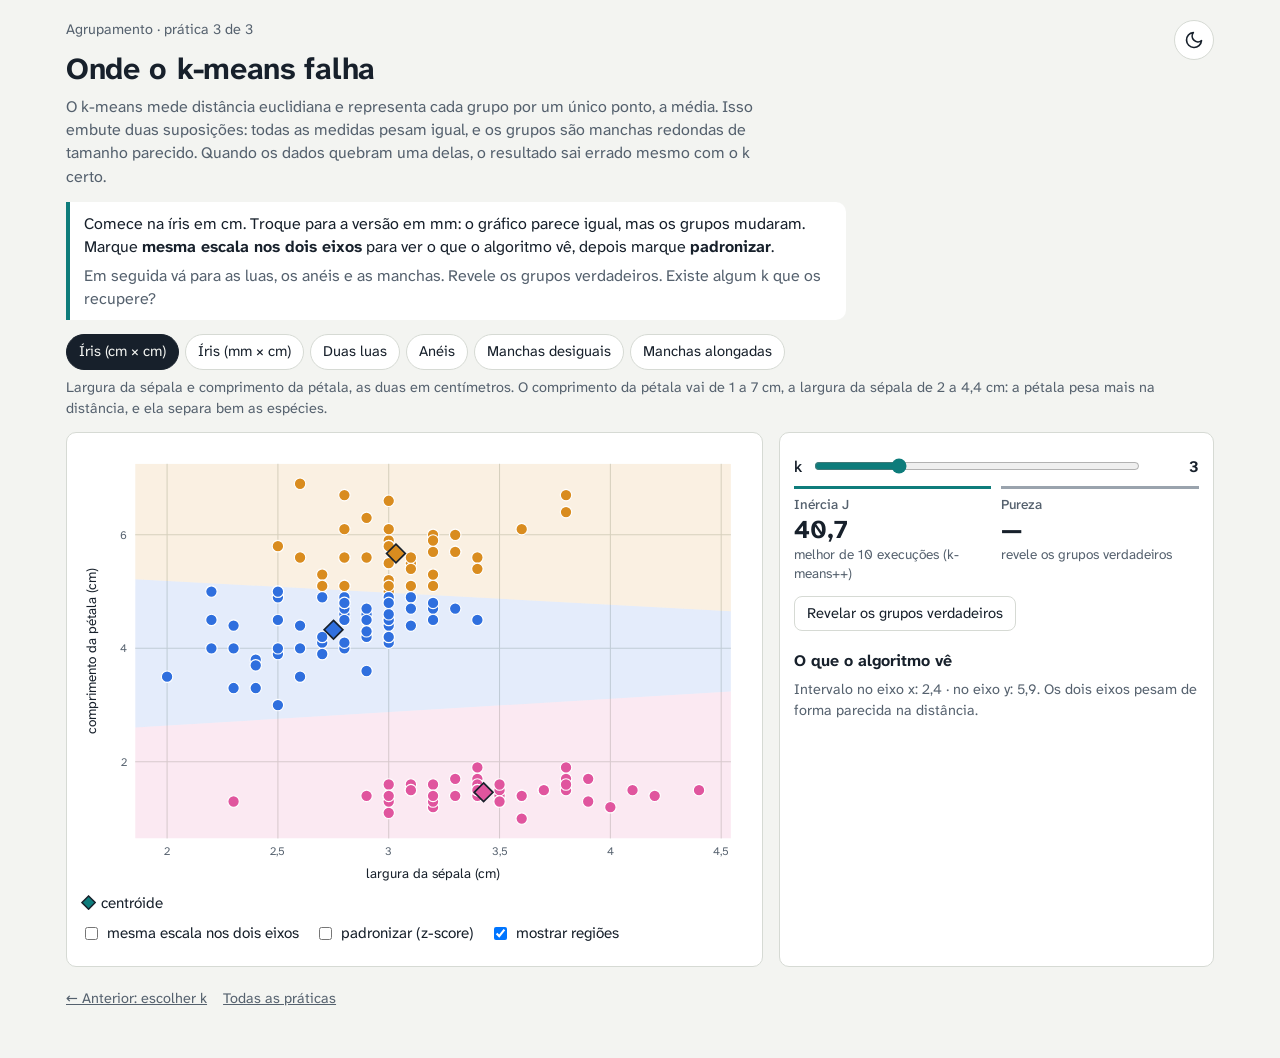
<file: c3-limitacoes.html>
<!DOCTYPE html>
<html lang="pt-BR">
<head>
<meta charset="utf-8">
<meta name="viewport" content="width=device-width, initial-scale=1, viewport-fit=cover">
<title>Agrupamento 3. Onde o k-means falha</title>
<link rel="preconnect" href="https://fonts.googleapis.com">
<link href="https://fonts.googleapis.com/css2?family=Atkinson+Hyperlegible+Next:wght@400;500;700&display=swap" rel="stylesheet">
<style>
:root{
  color-scheme:light;
  --bg:#f3f4f1;--panel:#ffffff;--ink:#17202b;--ink-2:#55616e;--line:#d6dad4;--grid:#e9ebe6;
  --m:#2f6fde;--f:#e0559e;--n:#9aa3ad;--you:#0e7c7b;--best:#d98c1f;--err:#c6303e;
  --c0:#2f6fde;--c1:#e0559e;--c2:#d98c1f;--c3:#0e7c7b;--c4:#7b4fd6;--c5:#5f9e2f;--c6:#c6303e;--c7:#8a6d3b;--c8:#1f8fb8;--c9:#b0437d;
  box-sizing:border-box;padding-top:env(safe-area-inset-top,0px);padding-bottom:env(safe-area-inset-bottom,0px);
}
@media (prefers-color-scheme:dark){:root:not([data-theme="light"]){color-scheme:dark;
  --bg:#141a21;--panel:#1d252e;--ink:#eef1f4;--ink-2:#a9b4bf;--line:#34404c;--grid:#283239;
  --m:#6d9bf2;--f:#f07bb8;--n:#6f7a86;--you:#3fd0c5;--best:#f0b04a;--err:#ff6b78;
  --c0:#6d9bf2;--c1:#f07bb8;--c2:#f0b04a;--c3:#3fd0c5;--c4:#a98bf0;--c5:#8ac65a;--c6:#ff6b78;--c7:#c9a26e;--c8:#5fc0e8;--c9:#e07ab3}}
:root[data-theme="dark"]{color-scheme:dark;
  --bg:#141a21;--panel:#1d252e;--ink:#eef1f4;--ink-2:#a9b4bf;--line:#34404c;--grid:#283239;
  --m:#6d9bf2;--f:#f07bb8;--n:#6f7a86;--you:#3fd0c5;--best:#f0b04a;--err:#ff6b78;
  --c0:#6d9bf2;--c1:#f07bb8;--c2:#f0b04a;--c3:#3fd0c5;--c4:#a98bf0;--c5:#8ac65a;--c6:#ff6b78;--c7:#c9a26e;--c8:#5fc0e8;--c9:#e07ab3}
html{scroll-padding-top:env(safe-area-inset-top,0px)}
*{box-sizing:inherit}
body{margin:0;background:var(--bg);color:var(--ink);font-family:"Atkinson Hyperlegible Next","Atkinson Hyperlegible",system-ui,-apple-system,"Segoe UI",sans-serif;font-size:16px;line-height:1.45}
.wrap{max-width:1180px;margin:0 auto;padding:20px 16px 48px}
header h1{font-size:1.9rem;font-weight:700;margin:0 0 4px;letter-spacing:-.01em}
header p{margin:0;color:var(--ink-2);max-width:70ch}
.eq{font-size:1.35rem;font-weight:500;margin:14px 0 6px}
.eq b{font-weight:700;color:var(--you)}
.chips{display:flex;flex-wrap:wrap;gap:6px;margin:14px 0 4px}
.chip{border:1px solid var(--line);background:var(--panel);color:var(--ink);border-radius:999px;padding:6px 12px;font:inherit;font-size:.92rem;cursor:pointer}
.chip[aria-pressed="true"]{background:var(--ink);color:var(--bg);border-color:var(--ink)}
.chip:focus-visible,button:focus-visible,input:focus-visible{outline:2px solid var(--you);outline-offset:2px}
.grid{display:grid;grid-template-columns:minmax(0,1.6fr) minmax(280px,1fr);gap:16px;margin-top:12px}
@media (max-width:820px){.grid{grid-template-columns:1fr}}
.panel{background:var(--panel);border:1px solid var(--line);border-radius:10px;padding:14px}
.panel h2{font-size:1rem;font-weight:700;margin:0 0 8px}
svg{display:block;width:100%;height:auto}
.axis text{fill:var(--ink-2);font-size:11px}
.axis line,.axis path{stroke:var(--line)}
.gridl{stroke:var(--grid)}
.ctl{display:grid;grid-template-columns:auto 1fr auto;align-items:center;gap:8px 10px;margin:8px 0}
.ctl label{font-weight:500}
.ctl input[type=range]{width:100%;accent-color:var(--you)}
.ctl output{min-width:3.2em;text-align:right;font-weight:700}
.metrics{display:grid;grid-template-columns:1fr 1fr;gap:10px;margin-top:8px}
.met{border-top:3px solid var(--you);padding:6px 0 0}
.met.test{border-top-color:var(--n)}
.met h3{font-size:.85rem;font-weight:500;color:var(--ink-2);margin:0 0 2px}
.met .big{font-size:1.6rem;font-weight:700;line-height:1.1}
.met .sm{font-size:.85rem;color:var(--ink-2)}
.row{display:flex;flex-wrap:wrap;gap:8px 16px;align-items:center;margin:8px 0;font-size:.95rem}
.row label{display:inline-flex;align-items:center;gap:6px;cursor:pointer}
.btn{font:inherit;font-size:.92rem;padding:6px 12px;border-radius:8px;border:1px solid var(--line);background:var(--panel);color:var(--ink);cursor:pointer}
.btn.primary{background:var(--you);border-color:var(--you);color:#fff}
.btn:disabled{opacity:.5;cursor:default}
.note{color:var(--ink-2);font-size:.9rem;margin:8px 0 0}
.note a{color:inherit}
.dot{display:inline-block;width:.7em;height:.7em;border-radius:50%;margin-right:.3em;vertical-align:middle}
.warn{color:var(--err);font-weight:500}
.best{color:var(--best);font-weight:700}
.sr{position:absolute;width:1px;height:1px;overflow:hidden;clip:rect(0 0 0 0)}
.task{background:var(--panel);border-left:4px solid var(--you);border-radius:0 10px 10px 0;padding:10px 14px;margin:14px 0 4px;max-width:78ch}
.task p{margin:0}.task p+p{margin-top:6px;color:var(--ink-2)}
.steps{color:var(--ink-2);font-size:.9rem;margin-bottom:6px}
.ct{border-collapse:collapse;font-size:.9rem;margin-top:8px}
.ct th,.ct td{border:1px solid var(--line);padding:4px 10px;text-align:right}
.ct th{font-weight:500;color:var(--ink-2)}
.ct td:first-child,.ct th:first-child{text-align:left}
.leg svg{display:inline-block;width:1em;height:1em;vertical-align:-.15em;margin-right:.3em}
#shapeleg:not([hidden]){display:inline-flex;flex-wrap:wrap;gap:8px 16px}
#sc{cursor:crosshair}
.nav{margin-top:22px;display:flex;gap:16px;flex-wrap:wrap}
.wrap{position:relative}
header{padding-right:56px}
.theme{position:absolute;top:20px;right:16px;width:40px;height:40px;display:inline-flex;align-items:center;justify-content:center;border:1px solid var(--line);border-radius:999px;background:var(--panel);color:var(--ink);cursor:pointer;padding:0}
.theme:hover{border-color:var(--you)}
.theme svg{width:20px;height:20px;fill:none;stroke:currentColor;stroke-width:2;stroke-linecap:round;stroke-linejoin:round}
.theme .sun{display:none}
@media (prefers-color-scheme:dark){:root:not([data-theme="light"]) .theme .sun{display:block}:root:not([data-theme="light"]) .theme .moon{display:none}}
:root[data-theme="dark"] .theme .sun{display:block}
:root[data-theme="dark"] .theme .moon{display:none}
</style>
<script>try{var t=localStorage.getItem('theme');if(t==='light'||t==='dark')document.documentElement.dataset.theme=t}catch(e){}</script>
</head>
<body>
<div class="wrap">
<button class="theme" id="theme" type="button" aria-label="Alternar modo claro e escuro" title="Modo claro / escuro"><svg class="moon" viewBox="0 0 24 24" aria-hidden="true"><path d="M21 12.8A9 9 0 1 1 11.2 3a7 7 0 0 0 9.8 9.8z"/></svg><svg class="sun" viewBox="0 0 24 24" aria-hidden="true"><circle cx="12" cy="12" r="4"/><path d="M12 2v2M12 20v2M4.9 4.9l1.4 1.4M17.7 17.7l1.4 1.4M2 12h2M20 12h2M4.9 19.1l1.4-1.4M17.7 6.3l1.4-1.4"/></svg></button>

<header>
  <div class="steps">Agrupamento · prática 3 de 3</div>
  <h1>Onde o k-means falha</h1>
  <p>O k-means mede distância euclidiana e representa cada grupo por um único ponto, a média. Isso embute duas suposições: todas as medidas pesam igual, e os grupos são manchas redondas de tamanho parecido. Quando os dados quebram uma delas, o resultado sai errado mesmo com o k certo.</p>
</header>
<div class="task"><p>Comece na íris em cm. Troque para a versão em mm: o gráfico parece igual, mas os grupos mudaram. Marque <b>mesma escala nos dois eixos</b> para ver o que o algoritmo vê, depois marque <b>padronizar</b>.</p><p>Em seguida vá para as luas, os anéis e as manchas. Revele os grupos verdadeiros. Existe algum k que os recupere?</p></div>

<div class="chips" id="chips">
  <button class="chip" data-ds="iris_cm" aria-pressed="true">Íris (cm × cm)</button>
  <button class="chip" data-ds="iris_mm" aria-pressed="false">Íris (mm × cm)</button>
  <button class="chip" data-ds="moons" aria-pressed="false">Duas luas</button>
  <button class="chip" data-ds="rings" aria-pressed="false">Anéis</button>
  <button class="chip" data-ds="uneq" aria-pressed="false">Manchas desiguais</button>
  <button class="chip" data-ds="aniso" aria-pressed="false">Manchas alongadas</button>
</div>
<p class="note" id="dsnote"></p>

<div class="grid">
  <div class="panel">
    <svg id="sc" viewBox="0 0 640 420" role="img" aria-label="Dispersão com os grupos encontrados"></svg>
    <div class="row" id="legend">
      <span><svg viewBox="0 0 16 16" style="display:inline-block;width:1em;height:1em;vertical-align:-.15em;margin-right:.3em"><path d="M8 1L15 8L8 15L1 8Z" fill="var(--you)" stroke="var(--ink)" stroke-width="1.5"/></svg>centróide</span>
      <span id="shapeleg" hidden></span>
    </div>
    <div class="row">
      <label><input type="checkbox" id="aspect"> mesma escala nos dois eixos</label>
      <label><input type="checkbox" id="std"> padronizar (z-score)</label>
      <label><input type="checkbox" id="regions" checked> mostrar regiões</label>
    </div>
  </div>
  <div class="panel">
    <div class="ctl">
      <label for="k">k</label><input type="range" id="k" min="2" max="6" step="1" value="3"><output id="kv">3</output>
    </div>
    <div class="metrics">
      <div class="met"><h3>Inércia J</h3><div class="big" id="J">—</div><div class="sm">melhor de 10 execuções (k-means++)</div></div>
      <div class="met test"><h3>Pureza</h3><div class="big" id="pur">—</div><div class="sm" id="pursm">revele os grupos verdadeiros</div></div>
    </div>
    <div class="row" style="margin-top:12px">
      <button class="btn" id="reveal">Revelar os grupos verdadeiros</button>
    </div>
    <div id="ctab"></div>
    <h2 style="margin-top:18px">O que o algoritmo vê</h2>
    <p class="note" id="see" style="margin:0"></p>
  </div>
</div>
<p class="nav note"><a href="c2-escolher-k.html">← Anterior: escolher k</a><a href="index.html">Todas as práticas</a></p>

</div>
<script>

const IRIS=[[5.1,3.5,1.4,0.2,0],[4.9,3.0,1.4,0.2,0],[4.7,3.2,1.3,0.2,0],[4.6,3.1,1.5,0.2,0],[5.0,3.6,1.4,0.2,0],[5.4,3.9,1.7,0.4,0],[4.6,3.4,1.4,0.3,0],[5.0,3.4,1.5,0.2,0],[4.4,2.9,1.4,0.2,0],[4.9,3.1,1.5,0.1,0],[5.4,3.7,1.5,0.2,0],[4.8,3.4,1.6,0.2,0],[4.8,3.0,1.4,0.1,0],[4.3,3.0,1.1,0.1,0],[5.8,4.0,1.2,0.2,0],[5.7,4.4,1.5,0.4,0],[5.4,3.9,1.3,0.4,0],[5.1,3.5,1.4,0.3,0],[5.7,3.8,1.7,0.3,0],[5.1,3.8,1.5,0.3,0],[5.4,3.4,1.7,0.2,0],[5.1,3.7,1.5,0.4,0],[4.6,3.6,1.0,0.2,0],[5.1,3.3,1.7,0.5,0],[4.8,3.4,1.9,0.2,0],[5.0,3.0,1.6,0.2,0],[5.0,3.4,1.6,0.4,0],[5.2,3.5,1.5,0.2,0],[5.2,3.4,1.4,0.2,0],[4.7,3.2,1.6,0.2,0],[4.8,3.1,1.6,0.2,0],[5.4,3.4,1.5,0.4,0],[5.2,4.1,1.5,0.1,0],[5.5,4.2,1.4,0.2,0],[4.9,3.1,1.5,0.2,0],[5.0,3.2,1.2,0.2,0],[5.5,3.5,1.3,0.2,0],[4.9,3.6,1.4,0.1,0],[4.4,3.0,1.3,0.2,0],[5.1,3.4,1.5,0.2,0],[5.0,3.5,1.3,0.3,0],[4.5,2.3,1.3,0.3,0],[4.4,3.2,1.3,0.2,0],[5.0,3.5,1.6,0.6,0],[5.1,3.8,1.9,0.4,0],[4.8,3.0,1.4,0.3,0],[5.1,3.8,1.6,0.2,0],[4.6,3.2,1.4,0.2,0],[5.3,3.7,1.5,0.2,0],[5.0,3.3,1.4,0.2,0],[7.0,3.2,4.7,1.4,1],[6.4,3.2,4.5,1.5,1],[6.9,3.1,4.9,1.5,1],[5.5,2.3,4.0,1.3,1],[6.5,2.8,4.6,1.5,1],[5.7,2.8,4.5,1.3,1],[6.3,3.3,4.7,1.6,1],[4.9,2.4,3.3,1.0,1],[6.6,2.9,4.6,1.3,1],[5.2,2.7,3.9,1.4,1],[5.0,2.0,3.5,1.0,1],[5.9,3.0,4.2,1.5,1],[6.0,2.2,4.0,1.0,1],[6.1,2.9,4.7,1.4,1],[5.6,2.9,3.6,1.3,1],[6.7,3.1,4.4,1.4,1],[5.6,3.0,4.5,1.5,1],[5.8,2.7,4.1,1.0,1],[6.2,2.2,4.5,1.5,1],[5.6,2.5,3.9,1.1,1],[5.9,3.2,4.8,1.8,1],[6.1,2.8,4.0,1.3,1],[6.3,2.5,4.9,1.5,1],[6.1,2.8,4.7,1.2,1],[6.4,2.9,4.3,1.3,1],[6.6,3.0,4.4,1.4,1],[6.8,2.8,4.8,1.4,1],[6.7,3.0,5.0,1.7,1],[6.0,2.9,4.5,1.5,1],[5.7,2.6,3.5,1.0,1],[5.5,2.4,3.8,1.1,1],[5.5,2.4,3.7,1.0,1],[5.8,2.7,3.9,1.2,1],[6.0,2.7,5.1,1.6,1],[5.4,3.0,4.5,1.5,1],[6.0,3.4,4.5,1.6,1],[6.7,3.1,4.7,1.5,1],[6.3,2.3,4.4,1.3,1],[5.6,3.0,4.1,1.3,1],[5.5,2.5,4.0,1.3,1],[5.5,2.6,4.4,1.2,1],[6.1,3.0,4.6,1.4,1],[5.8,2.6,4.0,1.2,1],[5.0,2.3,3.3,1.0,1],[5.6,2.7,4.2,1.3,1],[5.7,3.0,4.2,1.2,1],[5.7,2.9,4.2,1.3,1],[6.2,2.9,4.3,1.3,1],[5.1,2.5,3.0,1.1,1],[5.7,2.8,4.1,1.3,1],[6.3,3.3,6.0,2.5,2],[5.8,2.7,5.1,1.9,2],[7.1,3.0,5.9,2.1,2],[6.3,2.9,5.6,1.8,2],[6.5,3.0,5.8,2.2,2],[7.6,3.0,6.6,2.1,2],[4.9,2.5,4.5,1.7,2],[7.3,2.9,6.3,1.8,2],[6.7,2.5,5.8,1.8,2],[7.2,3.6,6.1,2.5,2],[6.5,3.2,5.1,2.0,2],[6.4,2.7,5.3,1.9,2],[6.8,3.0,5.5,2.1,2],[5.7,2.5,5.0,2.0,2],[5.8,2.8,5.1,2.4,2],[6.4,3.2,5.3,2.3,2],[6.5,3.0,5.5,1.8,2],[7.7,3.8,6.7,2.2,2],[7.7,2.6,6.9,2.3,2],[6.0,2.2,5.0,1.5,2],[6.9,3.2,5.7,2.3,2],[5.6,2.8,4.9,2.0,2],[7.7,2.8,6.7,2.0,2],[6.3,2.7,4.9,1.8,2],[6.7,3.3,5.7,2.1,2],[7.2,3.2,6.0,1.8,2],[6.2,2.8,4.8,1.8,2],[6.1,3.0,4.9,1.8,2],[6.4,2.8,5.6,2.1,2],[7.2,3.0,5.8,1.6,2],[7.4,2.8,6.1,1.9,2],[7.9,3.8,6.4,2.0,2],[6.4,2.8,5.6,2.2,2],[6.3,2.8,5.1,1.5,2],[6.1,2.6,5.6,1.4,2],[7.7,3.0,6.1,2.3,2],[6.3,3.4,5.6,2.4,2],[6.4,3.1,5.5,1.8,2],[6.0,3.0,4.8,1.8,2],[6.9,3.1,5.4,2.1,2],[6.7,3.1,5.6,2.4,2],[6.9,3.1,5.1,2.3,2],[5.8,2.7,5.1,1.9,2],[6.8,3.2,5.9,2.3,2],[6.7,3.3,5.7,2.5,2],[6.7,3.0,5.2,2.3,2],[6.3,2.5,5.0,1.9,2],[6.5,3.0,5.2,2.0,2],[6.2,3.4,5.4,2.3,2],[5.9,3.0,5.1,1.8,2]];
const SPECIES=['setosa','versicolor','virginica'];
const CL=[0,1,2,3,4,5,6,7,8,9].map(i=>'var(--c'+i+')');
const $=id=>document.getElementById(id);
const on=(id,ev,fn)=>{const e=$(id);if(e)e.addEventListener(ev,fn);};
const fmt=(v,d=1)=>v.toLocaleString('pt-BR',{minimumFractionDigits:d,maximumFractionDigits:d});
const tick=v=>(+v.toFixed(6)).toLocaleString('pt-BR',{maximumFractionDigits:3});
function rng(seed){ let t=(seed*2654435761)>>>0; return ()=>{t+=0x6D2B79F5;let r=Math.imul(t^t>>>15,1|t);r^=r+Math.imul(r^r>>>7,61|r);return((r^r>>>14)>>>0)/4294967296}; }
function gauss(r){ let u=0,v=0; while(u===0)u=r(); v=r(); return Math.sqrt(-2*Math.log(u))*Math.cos(2*Math.PI*v); }
const d2=(a,b)=>{let s=0;for(let i=0;i<a.length;i++){const t=a[i]-b[i];s+=t*t;}return s;};
function assign(X,C){ return X.map(x=>{let b=0,bd=Infinity;for(let j=0;j<C.length;j++){const d=d2(x,C[j]);if(d<bd){bd=d;b=j;}}return b;}); }
function means(X,A,C){ const k=C.length,d=X[0].length; const s=Array.from({length:k},()=>new Array(d).fill(0)),n=new Array(k).fill(0);
  X.forEach((x,i)=>{const j=A[i];n[j]++;for(let t=0;t<d;t++)s[j][t]+=x[t];}); return C.map((c,j)=>n[j]?s[j].map(v=>v/n[j]):c.slice()); }
function inertia(X,A,C){ let J=0; for(let i=0;i<X.length;i++)J+=d2(X[i],C[A[i]]); return J; }
function kpp(X,k,r){ const C=[X[Math.floor(r()*X.length)].slice()];
  while(C.length<k){ const D=X.map(x=>{let m=Infinity;for(const c of C){const d=d2(x,c);if(d<m)m=d;}return m;}); const s=D.reduce((a,b)=>a+b,0);
    let u=r()*s,i=0; for(;i<X.length-1;i++){u-=D[i];if(u<=0)break;} C.push(X[i].slice()); } return C; }
function kmeans(X,k,seed){ const r=rng(seed); let C=kpp(X,k,r),A; for(let it=0;it<300;it++){ A=assign(X,C); const C2=means(X,A,C);
  const same=C2.every((c,j)=>c.every((v,t)=>v===C[j][t])); C=C2; if(same)break; } return {C,A,J:inertia(X,A,C)}; }
function bestOf(X,k,n=10){ let b=null; for(let s=1;s<=n;s++){const r=kmeans(X,k,s);if(!b||r.J<b.J)b=r;} return b; }
function zscore(X){ const d=X[0].length,n=X.length; const mu=new Array(d).fill(0),sd=new Array(d).fill(0);
  X.forEach(x=>{for(let t=0;t<d;t++)mu[t]+=x[t]/n;}); X.forEach(x=>{for(let t=0;t<d;t++)sd[t]+=(x[t]-mu[t])**2/n;});
  return X.map(x=>x.map((v,t)=>(v-mu[t])/(Math.sqrt(sd[t])||1))); }
function purity(A,Y,k){ let tot=0; for(let j=0;j<k;j++){const cnt={};let m=0;A.forEach((a,i)=>{if(a===j){cnt[Y[i]]=(cnt[Y[i]]||0)+1;if(cnt[Y[i]]>m)m=cnt[Y[i]];}});tot+=m;} return tot/A.length; }
function silhouette(X,A,k){ const n=X.length; if(k<2) return {s:new Array(n).fill(0),mean:0};
  const cnt=new Array(k).fill(0); A.forEach(a=>cnt[a]++); const s=new Array(n).fill(0);
  for(let i=0;i<n;i++){ const acc=new Array(k).fill(0); for(let j=0;j<n;j++){if(j!==i)acc[A[j]]+=Math.sqrt(d2(X[i],X[j]));}
    const a=cnt[A[i]]>1?acc[A[i]]/(cnt[A[i]]-1):0; let b=Infinity; for(let c=0;c<k;c++){if(c!==A[i]&&cnt[c]>0){const v=acc[c]/cnt[c];if(v<b)b=v;}}
    s[i]=cnt[A[i]]>1?(b-a)/Math.max(a,b):0; }
  return {s,mean:s.reduce((p,q)=>p+q,0)/n}; }
function voronoi(C,rect){ return C.map((ci,i)=>{ let poly=[[rect[0],rect[1]],[rect[2],rect[1]],[rect[2],rect[3]],[rect[0],rect[3]]];
  C.forEach((cj,j)=>{ if(j===i||!poly.length) return; const mx=(ci[0]+cj[0])/2,my=(ci[1]+cj[1])/2,nx=cj[0]-ci[0],ny=cj[1]-ci[1]; if(!nx&&!ny) return;
    const f=p=>(p[0]-mx)*nx+(p[1]-my)*ny; const out=[];
    for(let a=0;a<poly.length;a++){const P=poly[a],Q=poly[(a+1)%poly.length],fp=f(P),fq=f(Q); if(fp<=0)out.push(P); if((fp<0&&fq>0)||(fp>0&&fq<0)){const t=fp/(fp-fq);out.push([P[0]+t*(Q[0]-P[0]),P[1]+t*(Q[1]-P[1])]);}}
    poly=out; }); return poly; }); }
function niceStep(range,target=6){ const raw=range/target,p=Math.pow(10,Math.floor(Math.log10(raw))); for(const m of [1,2,2.5,5,10]){if(m*p>=raw)return m*p;} return 10*p; }
function axes(W,H,m,B,lab,stepx){ const pw=W-m.l-m.r,ph=H-m.t-m.b; const sx=x=>m.l+(x-B.x[0])/(B.x[1]-B.x[0])*pw, sy=y=>H-m.b-(y-B.y[0])/(B.y[1]-B.y[0])*ph;
  const stx=stepx||niceStep(B.x[1]-B.x[0],pw/90),sty=niceStep(B.y[1]-B.y[0],ph/60); let g='<g class="axis">';
  for(let i=Math.ceil(B.x[0]/stx-1e-9);i*stx<=B.x[1]+1e-9;i++){const x=i*stx;g+='<line class="gridl" x1="'+sx(x)+'" x2="'+sx(x)+'" y1="'+m.t+'" y2="'+(H-m.b)+'"/><text x="'+sx(x)+'" y="'+(H-m.b+16)+'" text-anchor="middle">'+tick(x)+'</text>';}
  for(let i=Math.ceil(B.y[0]/sty-1e-9);i*sty<=B.y[1]+1e-9;i++){const y=i*sty;g+='<line class="gridl" x1="'+m.l+'" x2="'+(W-m.r)+'" y1="'+sy(y)+'" y2="'+sy(y)+'"/><text x="'+(m.l-8)+'" y="'+(sy(y)+4)+'" text-anchor="end">'+tick(y)+'</text>';}
  g+='<text x="'+(m.l+pw/2)+'" y="'+(H-6)+'" text-anchor="middle" style="font-size:13px;fill:var(--ink)">'+lab[0]+'</text>';
  g+='<text transform="translate(14,'+(m.t+ph/2)+') rotate(-90)" text-anchor="middle" style="font-size:13px;fill:var(--ink)">'+lab[1]+'</text></g>';
  return {sx,sy,g}; }
function mark(shape,cx,cy,r,attrs){ if(shape===1) return '<rect x="'+(cx-r*.9)+'" y="'+(cy-r*.9)+'" width="'+r*1.8+'" height="'+r*1.8+'" '+attrs+'/>';
  if(shape===2) return '<path d="M'+cx+' '+(cy-r*1.25)+'L'+(cx+r*1.15)+' '+(cy+r*.75)+'L'+(cx-r*1.15)+' '+(cy+r*.75)+'Z" '+attrs+'/>';
  return '<circle cx="'+cx+'" cy="'+cy+'" r="'+r+'" '+attrs+'/>'; }
function diamond(cx,cy,R,fill){ return '<path d="M'+cx+' '+(cy-R)+'L'+(cx+R)+' '+cy+'L'+cx+' '+(cy+R)+'L'+(cx-R)+' '+cy+'Z" fill="'+fill+'" stroke="var(--ink)" stroke-width="1.6"/>'; }
function polyStr(poly,sx,sy){ return poly.map(p=>sx(p[0])+','+sy(p[1])).join(' '); }
const SHAPELEG='<span class="leg"><svg viewBox="0 0 16 16"><circle cx="8" cy="8" r="6" fill="var(--ink-2)"/></svg>setosa</span><span class="leg"><svg viewBox="0 0 16 16"><rect x="2.5" y="2.5" width="11" height="11" fill="var(--ink-2)"/></svg>versicolor</span><span class="leg"><svg viewBox="0 0 16 16"><path d="M8 1L15 13.5H1Z" fill="var(--ink-2)"/></svg>virginica</span>';
function lineChart(id,pts,o){ const W=320,H=170,m={l:46,r:12,t:12,b:36}; const xs=pts.map(p=>p[0]),ys=pts.map(p=>p[1]);
  const B={x:[Math.min(...xs)-.5,Math.max(...xs)+.5],y:[o.y0!==undefined?o.y0:0,Math.max(...ys)*1.08||1]}; const {sx,sy,g}=axes(W,H,m,B,[o.xlab,o.ylab],1); let s=g;
  s+='<polyline points="'+pts.map(p=>sx(p[0])+','+sy(p[1])).join(' ')+'" fill="none" stroke="var(--you)" stroke-width="2"/>';
  pts.forEach(p=>{s+='<circle cx="'+sx(p[0])+'" cy="'+sy(p[1])+'" r="'+(p[0]===o.cur?6:3.5)+'" fill="'+(p[0]===o.cur?'var(--best)':'var(--you)')+'" '+(p[0]===o.cur?'stroke="var(--ink)" stroke-width="1.5"':'')+'><title>k = '+p[0]+': '+fmt(p[1],o.dec===undefined?1:o.dec)+'</title></circle>';});
  $(id).innerHTML=s; }


function gen(seed,fn){ const r=rng(seed); const X=[],Y=[]; fn(r,(x,y,g)=>{X.push([x,y]);Y.push(g);}); return {X,Y}; }
const DS={
  iris_cm:{k:3,lab:['largura da sépala (cm)','comprimento da pétala (cm)'],groups:SPECIES,
    note:'Largura da sépala e comprimento da pétala, as duas em centímetros. O comprimento da pétala vai de 1 a 7 cm, a largura da sépala de 2 a 4,4 cm: a pétala pesa mais na distância, e ela separa bem as espécies.',
    data:()=>({X:IRIS.map(p=>[p[1],p[2]]),Y:IRIS.map(p=>p[4])})},
  iris_mm:{k:3,lab:['largura da sépala (mm)','comprimento da pétala (cm)'],groups:SPECIES,
    note:'Os mesmos pontos, mas a largura da sépala agora está em milímetros (20 a 44). O gráfico estica cada eixo para caber na tela; a distância euclidiana não: 1 mm de sépala vale tanto quanto 1 cm de pétala, e a sépala passa a mandar.',
    data:()=>({X:IRIS.map(p=>[p[1]*10,p[2]]),Y:IRIS.map(p=>p[4])})},
  moons:{k:2,lab:['x','y'],groups:['lua de cima','lua de baixo'],
    note:'Dois grupos em forma de meia-lua, encaixados. Cada centróide domina uma região convexa (com k = 2, um semiplano), e nenhuma reta separa as luas.',
    data:()=>gen(11,(r,add)=>{for(let i=0;i<200;i++){const t=r()*Math.PI; if(i%2===0) add(Math.cos(t)+gauss(r)*.08,Math.sin(t)+gauss(r)*.08,0); else add(1-Math.cos(t)+gauss(r)*.08,.5-Math.sin(t)+gauss(r)*.08,1);}})},
  rings:{k:2,lab:['x','y'],groups:['anel interno','anel externo'],
    note:'Um anel dentro do outro. Os dois têm o mesmo centro, então a média de cada um cai no mesmo lugar: um único ponto não consegue representar um anel.',
    data:()=>gen(5,(r,add)=>{for(let i=0;i<300;i++){const t=r()*2*Math.PI,R=i<100?1:3; add(R*Math.cos(t)+gauss(r)*.15,R*Math.sin(t)+gauss(r)*.15,i<100?0:1);}})},
  uneq:{k:3,lab:['x','y'],groups:['mancha grande','pequena de cima','pequena de baixo'],
    note:'Uma mancha grande e difusa e duas pequenas e densas. Cortar a mancha grande ao meio reduz mais a inércia do que separar as duas pequenas, então o k-means prefere isso.',
    data:()=>gen(3,(r,add)=>{for(let i=0;i<300;i++)add(gauss(r)*2,gauss(r)*2,0); for(let i=0;i<40;i++)add(6+gauss(r)*.3,1.2+gauss(r)*.3,1); for(let i=0;i<40;i++)add(6+gauss(r)*.3,-1.2+gauss(r)*.3,2);})},
  aniso:{k:3,lab:['x','y'],groups:['mancha 1','mancha 2','mancha 3'],
    note:'Três manchas alongadas na mesma direção. O k-means supõe grupos redondos, então corta as manchas no sentido errado onde elas se aproximam.',
    data:()=>gen(9,(r,add)=>{[[-4,-1],[0,3],[4,0]].forEach((c,g)=>{for(let i=0;i<80;i++){const x=c[0]+gauss(r),y=c[1]+gauss(r); add(.6*x-.6*y,-.4*x+.8*y,g);}});})}};
const W=640,H=420,M={l:52,r:16,t:16,b:44};
const S={ds:'iris_cm',k:3,std:false,aspect:false,truth:false,regions:true}; let D,Xa,R,cache={};
function prepare(){ D=DS[S.ds]; if(!cache[S.ds]) cache[S.ds]=D.data(); Xa=S.std?zscore(cache[S.ds].X):cache[S.ds].X; R={}; for(let k=2;k<=6;k++)R[k]=bestOf(Xa,k,10); $('dsnote').textContent=D.note; }
function bounds(){ const xs=Xa.map(p=>p[0]),ys=Xa.map(p=>p[1]); let x0=Math.min(...xs),x1=Math.max(...xs),y0=Math.min(...ys),y1=Math.max(...ys);
  const px=(x1-x0)*.06||1,py=(y1-y0)*.06||1; x0-=px;x1+=px;y0-=py;y1+=py;
  if(S.aspect){ const pw=W-M.l-M.r,ph=H-M.t-M.b; const u=Math.max((x1-x0)/pw,(y1-y0)/ph); const cx=(x0+x1)/2,cy=(y0+y1)/2; x0=cx-u*pw/2;x1=cx+u*pw/2;y0=cy-u*ph/2;y1=cy+u*ph/2; }
  return {x:[x0,x1],y:[y0,y1]}; }
function drawScatter(){ const B=bounds(); const lab=D.lab.map(l=>S.std?l.replace(/ \(.*\)$/,'')+' (z-score)':l); const {sx,sy,g}=axes(W,H,M,B,lab); const r=R[S.k]; const Y=cache[S.ds].Y;
  let s='<defs><clipPath id="cp"><rect x="'+M.l+'" y="'+M.t+'" width="'+(W-M.l-M.r)+'" height="'+(H-M.t-M.b)+'"/></clipPath></defs>'+g+'<g clip-path="url(#cp)">';
  if(S.regions){ voronoi(r.C,[B.x[0],B.y[0],B.x[1],B.y[1]]).forEach((poly,j)=>{ if(poly.length) s+='<polygon points="'+polyStr(poly,sx,sy)+'" fill="'+CL[j]+'" opacity=".13"/>'; }); }
  const rad=Xa.length>200?4.5:5.5; Xa.forEach((x,i)=>{ s+=mark(S.truth?Y[i]:0,sx(x[0]),sy(x[1]),rad,'fill="'+CL[r.A[i]]+'" stroke="var(--panel)" stroke-width="1.1"'); });
  r.C.forEach((c,j)=>{ s+=diamond(sx(c[0]),sy(c[1]),9,CL[j]); });
  s+='</g>'; $('sc').innerHTML=s; }
function shapeLeg(){ const ic=['<circle cx="8" cy="8" r="6" fill="var(--ink-2)"/>','<rect x="2.5" y="2.5" width="11" height="11" fill="var(--ink-2)"/>','<path d="M8 1L15 13.5H1Z" fill="var(--ink-2)"/>'];
  return D.groups.map((n,i)=>'<span class="leg"><svg viewBox="0 0 16 16">'+ic[i]+'</svg>'+n+'</span>').join(''); }
function drawTable(){ if(!S.truth){ $('ctab').innerHTML=''; return; } const r=R[S.k],Y=cache[S.ds].Y; let t='<table class="ct"><tr><th>grupo</th>'+D.groups.map(n=>'<th>'+n+'</th>').join('')+'</tr>';
  for(let j=0;j<S.k;j++){ const c=D.groups.map(()=>0); r.A.forEach((a,i)=>{if(a===j)c[Y[i]]++;}); t+='<tr><td><span class="dot" style="background:'+CL[j]+'"></span>'+(j+1)+'</td>'+c.map(v=>'<td>'+v+'</td>').join('')+'</tr>'; }
  $('ctab').innerHTML=t+'</table>'; }
function render(){ drawScatter(); drawTable(); const r=R[S.k],Y=cache[S.ds].Y; $('kv').textContent=S.k; $('J').textContent=fmt(r.J,1);
  $('pur').textContent=S.truth?fmt(100*purity(r.A,Y,S.k),0)+'%':'—'; $('pursm').textContent=S.truth?'pontos no grupo em que seu rótulo verdadeiro é maioria':'revele os grupos verdadeiros';
  $('shapeleg').hidden=!S.truth; $('shapeleg').innerHTML=S.truth?shapeLeg():''; $('reveal').textContent=S.truth?'Esconder os grupos verdadeiros':'Revelar os grupos verdadeiros';
  const xs=Xa.map(p=>p[0]),ys=Xa.map(p=>p[1]); const rx=Math.max(...xs)-Math.min(...xs),ry=Math.max(...ys)-Math.min(...ys);
  $('see').innerHTML='Intervalo no eixo x: '+fmt(rx,1)+' · no eixo y: '+fmt(ry,1)+'. '+(rx/ry>3||ry/rx>3?'<span class="warn">Um eixo tem intervalo '+fmt(Math.max(rx/ry,ry/rx),0)+' vezes maior que o outro: a distância é quase só ele.</span>':'Os dois eixos pesam de forma parecida na distância.')+(S.std?' Padronizado: cada eixo tem média 0 e desvio padrão 1.':''); }
on('chips','click',e=>{const c=e.target.closest('.chip');if(!c)return;S.ds=c.dataset.ds;document.querySelectorAll('.chip').forEach(x=>x.setAttribute('aria-pressed',x===c));S.k=DS[S.ds].k;$('k').value=S.k;prepare();render();});
on('k','input',e=>{S.k=+e.target.value;render();});
on('std','change',e=>{S.std=e.target.checked;prepare();render();});
on('aspect','change',e=>{S.aspect=e.target.checked;drawScatter();});
on('regions','change',e=>{S.regions=e.target.checked;drawScatter();});
on('reveal','click',()=>{S.truth=!S.truth;render();});
prepare(); render();

</script>
<script>
(function(){const b=document.getElementById('theme');if(!b)return;
const dark=()=>{const t=document.documentElement.dataset.theme;return t?t==='dark':matchMedia('(prefers-color-scheme:dark)').matches;};
b.addEventListener('click',()=>{const next=dark()?'light':'dark';document.documentElement.dataset.theme=next;
  try{localStorage.setItem('theme',next)}catch(e){}
  if(typeof render==='function')render(true);});})();
</script>
</body>
</html>
</file>
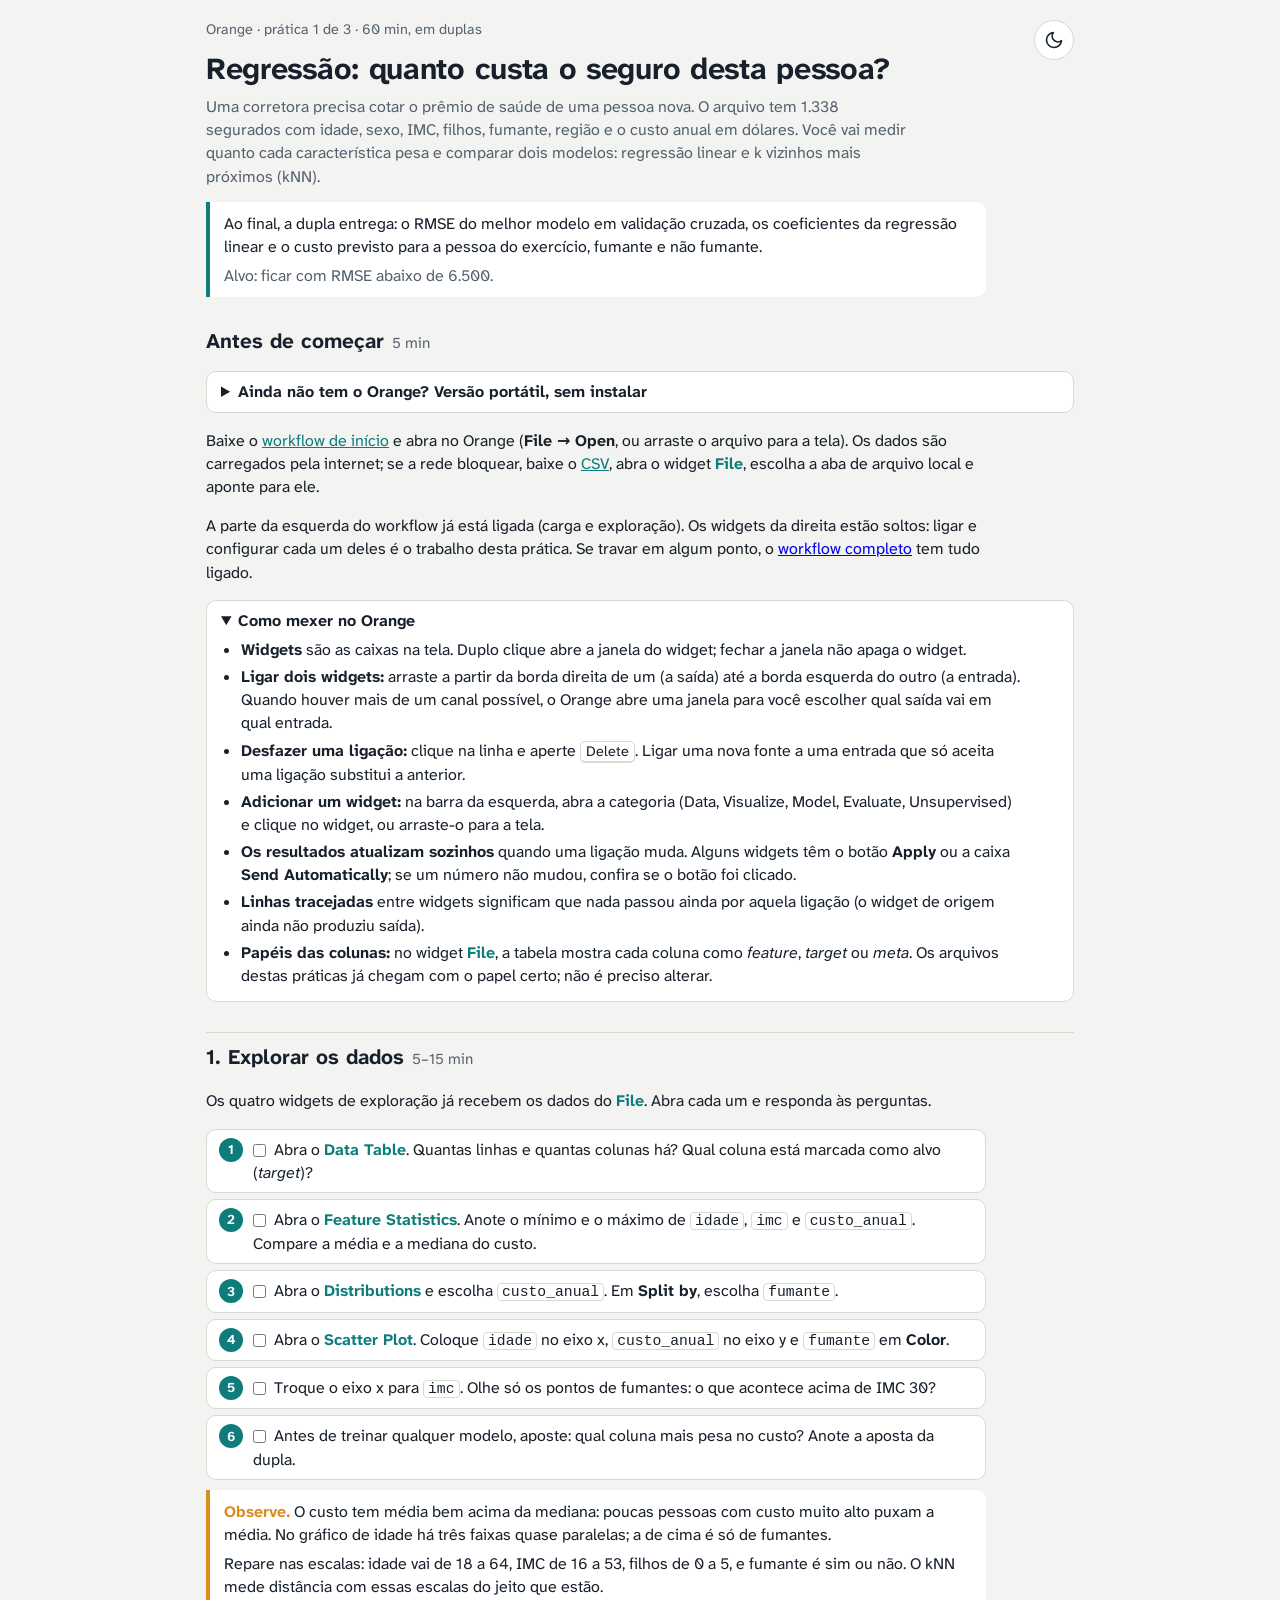
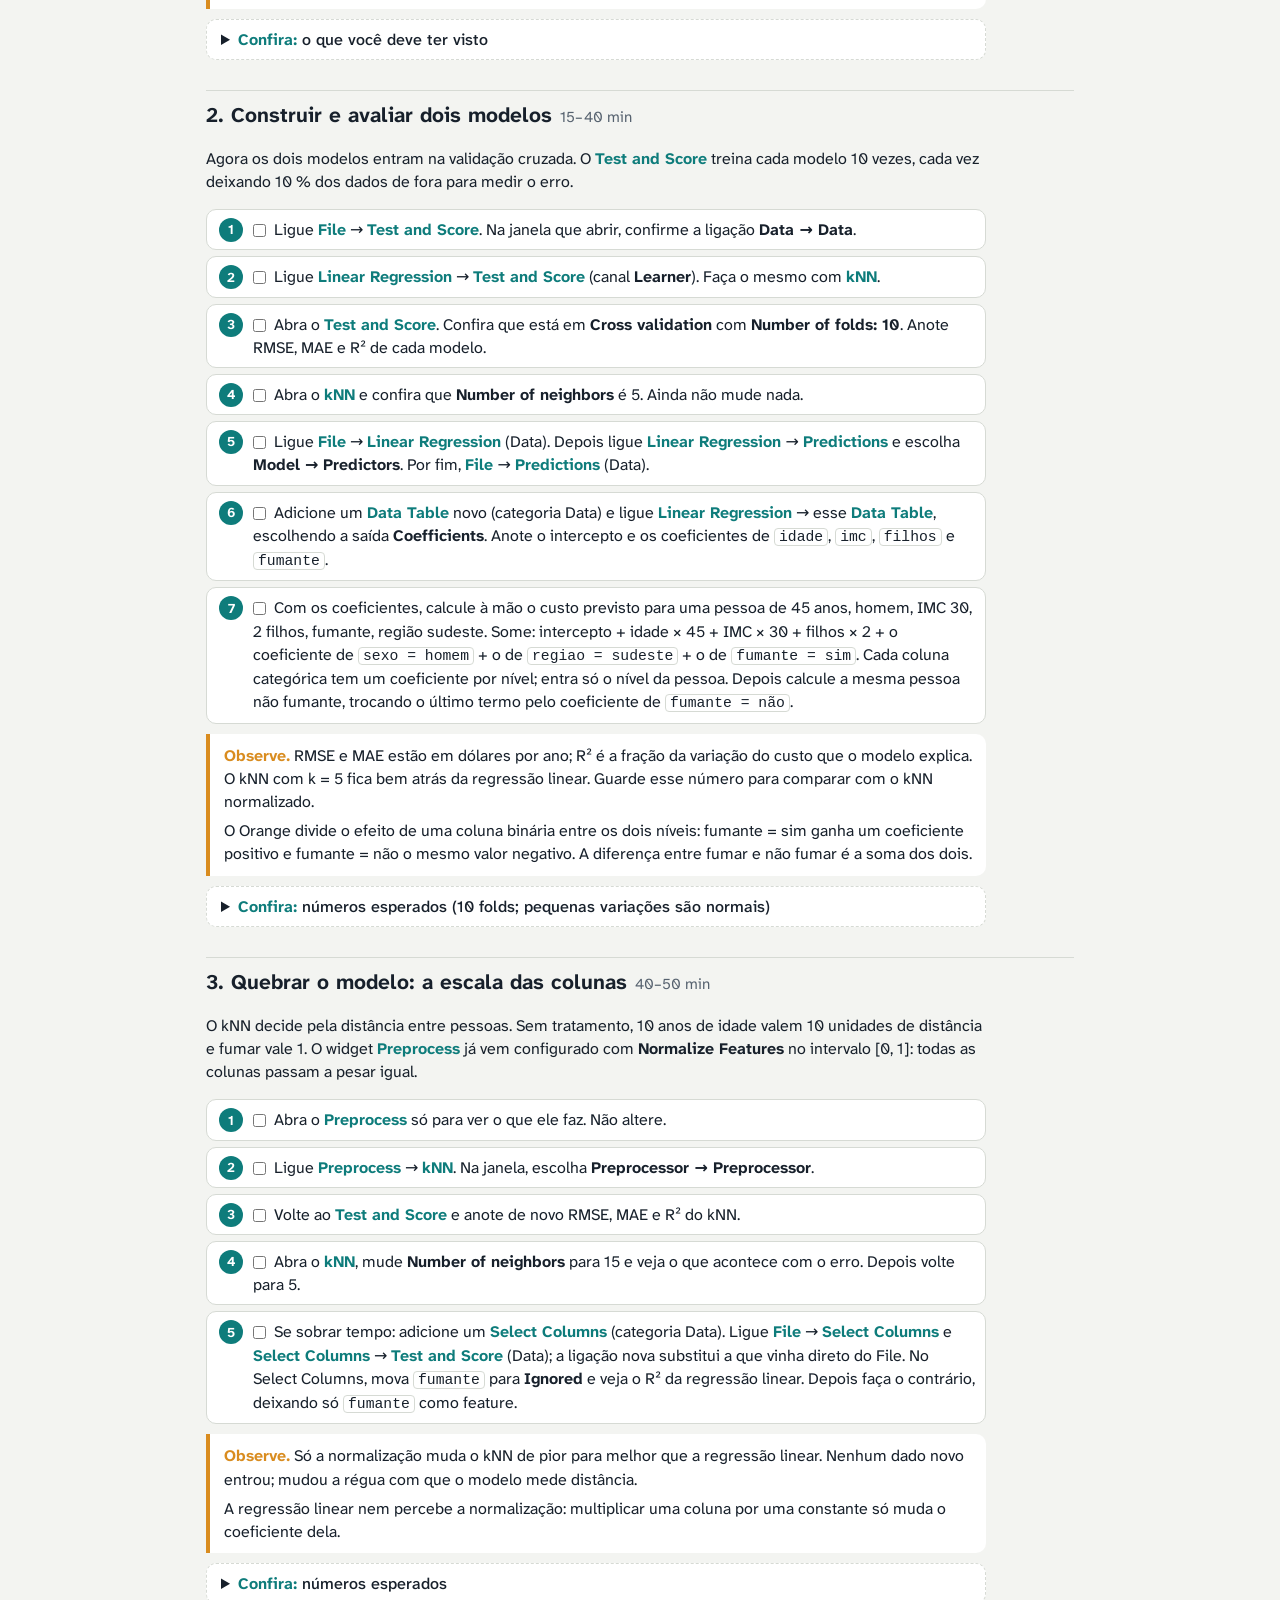
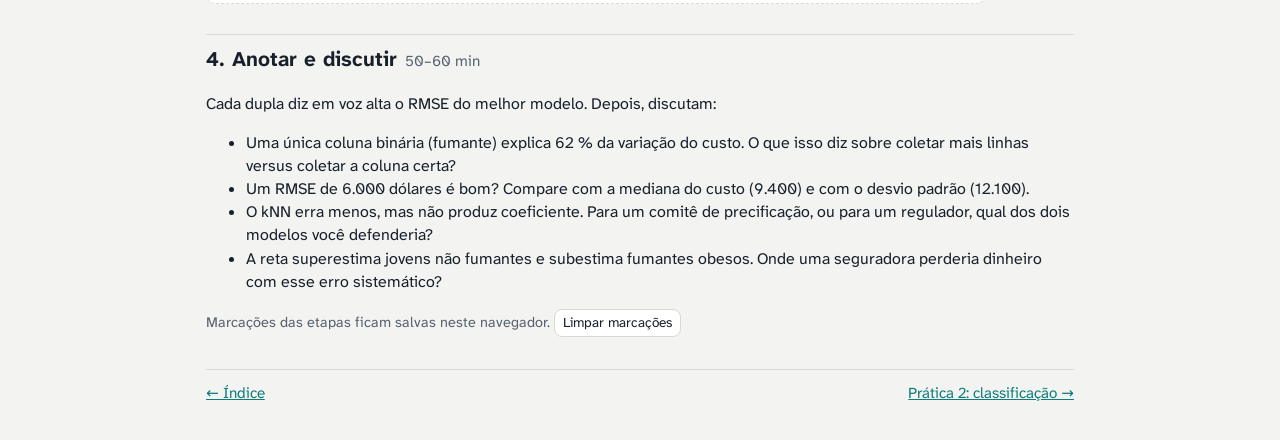
<file: p1-regressao.html>
<!DOCTYPE html>
<html lang="pt-BR">
<head>
<meta charset="utf-8">
<meta name="viewport" content="width=device-width, initial-scale=1, viewport-fit=cover">
<title>Orange 1. Regressão: quanto custa o seguro desta pessoa?</title>
<link rel="preconnect" href="https://fonts.googleapis.com">
<link href="https://fonts.googleapis.com/css2?family=Atkinson+Hyperlegible+Next:wght@400;500;700&display=swap" rel="stylesheet">
<style>
:root{
  color-scheme:light;
  --bg:#f3f4f1;--panel:#ffffff;--ink:#17202b;--ink-2:#55616e;--line:#d6dad4;--grid:#e9ebe6;
  --m:#2f6fde;--f:#e0559e;--n:#9aa3ad;--you:#0e7c7b;--best:#d98c1f;--err:#c6303e;
  --heat0:#f8f1d8;--heat1:#1b1f3a;
  box-sizing:border-box;padding-top:env(safe-area-inset-top,0px);padding-bottom:env(safe-area-inset-bottom,0px);
}
@media (prefers-color-scheme:dark){:root:not([data-theme="light"]){color-scheme:dark;
  --bg:#141a21;--panel:#1d252e;--ink:#eef1f4;--ink-2:#a9b4bf;--line:#34404c;--grid:#283239;
  --m:#6d9bf2;--f:#f07bb8;--n:#6f7a86;--you:#3fd0c5;--best:#f0b04a;--err:#ff6b78;--heat0:#2a2f27;--heat1:#f4e6a8}}
:root[data-theme="dark"]{color-scheme:dark;
  --bg:#141a21;--panel:#1d252e;--ink:#eef1f4;--ink-2:#a9b4bf;--line:#34404c;--grid:#283239;
  --m:#6d9bf2;--f:#f07bb8;--n:#6f7a86;--you:#3fd0c5;--best:#f0b04a;--err:#ff6b78;--heat0:#2a2f27;--heat1:#f4e6a8}
html{scroll-padding-top:env(safe-area-inset-top,0px)}
*{box-sizing:inherit}
body{margin:0;background:var(--bg);color:var(--ink);font-family:"Atkinson Hyperlegible Next","Atkinson Hyperlegible",system-ui,-apple-system,"Segoe UI",sans-serif;font-size:16px;line-height:1.45}
.wrap{max-width:1180px;margin:0 auto;padding:20px 16px 48px}
header h1{font-size:1.9rem;font-weight:700;margin:0 0 4px;letter-spacing:-.01em}
header p{margin:0;color:var(--ink-2);max-width:70ch}
.eq{font-size:1.35rem;font-weight:500;margin:14px 0 6px}
.eq b{font-weight:700;color:var(--you)}
.chips{display:flex;flex-wrap:wrap;gap:6px;margin:14px 0 4px}
.chip{border:1px solid var(--line);background:var(--panel);color:var(--ink);border-radius:999px;padding:6px 12px;font:inherit;font-size:.92rem;cursor:pointer}
.chip[aria-pressed="true"]{background:var(--ink);color:var(--bg);border-color:var(--ink)}
.chip:focus-visible,button:focus-visible,input:focus-visible{outline:2px solid var(--you);outline-offset:2px}
.seed{display:inline-flex;align-items:center;gap:6px;color:var(--ink-2);font-size:.92rem}
.seed input{width:64px;font:inherit;padding:4px 6px;border:1px solid var(--line);border-radius:6px;background:var(--panel);color:var(--ink)}
.grid{display:grid;grid-template-columns:minmax(0,1.6fr) minmax(280px,1fr);gap:16px;margin-top:12px}
@media (max-width:820px){.grid{grid-template-columns:1fr}}
.panel{background:var(--panel);border:1px solid var(--line);border-radius:10px;padding:14px}
.panel h2{font-size:1rem;font-weight:700;margin:0 0 8px}
svg{display:block;width:100%;height:auto}
.axis text{fill:var(--ink-2);font-size:11px}
.axis line,.axis path{stroke:var(--line)}
.gridl{stroke:var(--grid)}
.ctl{display:grid;grid-template-columns:auto 1fr auto;align-items:center;gap:8px 10px;margin:8px 0}
.ctl label{font-weight:500}
.ctl input[type=range]{width:100%;accent-color:var(--you)}
.ctl input[type=number]{width:84px;font:inherit;padding:4px 6px;border:1px solid var(--line);border-radius:6px;background:var(--panel);color:var(--ink)}
.metrics{display:grid;grid-template-columns:1fr 1fr;gap:10px;margin-top:8px}
.met{border-top:3px solid var(--you);padding:6px 0 0}
.met.test{border-top-color:var(--n)}
.met h3{font-size:.85rem;font-weight:500;color:var(--ink-2);margin:0 0 2px}
.met .big{font-size:1.6rem;font-weight:700;line-height:1.1}
.met .sm{font-size:.85rem;color:var(--ink-2)}
.row{display:flex;flex-wrap:wrap;gap:8px 16px;align-items:center;margin:8px 0;font-size:.95rem}
.row label{display:inline-flex;align-items:center;gap:6px;cursor:pointer}
.btn{font:inherit;font-size:.92rem;padding:6px 12px;border-radius:8px;border:1px solid var(--line);background:var(--panel);color:var(--ink);cursor:pointer}
.btn.primary{background:var(--you);border-color:var(--you);color:#fff}
.btn:disabled{opacity:.5;cursor:default}
.note{color:var(--ink-2);font-size:.9rem;margin:8px 0 0}
.note a{color:inherit}
.dot{display:inline-block;width:.7em;height:.7em;border-radius:50%;margin-right:.3em;vertical-align:middle}
.hollow{display:inline-block;width:.6em;height:.6em;border-radius:50%;border:2px solid var(--ink-2);margin-right:.3em;vertical-align:middle}
.heatwrap{position:relative;margin-top:6px}
.heatwrap canvas{width:100%;height:auto;display:block;border-radius:6px;cursor:crosshair}
.heatwrap svg{position:absolute;inset:0;pointer-events:none}
.warn{color:var(--err);font-weight:500}
.best{color:var(--best);font-weight:700}
.sr{position:absolute;width:1px;height:1px;overflow:hidden;clip:rect(0 0 0 0)}
@media (prefers-reduced-motion:no-preference){.trail circle{transition:none}}

.wrap{position:relative;max-width:900px}
header{padding-right:56px}
.steps{color:var(--ink-2);font-size:.9rem;margin-bottom:6px}
.theme{position:absolute;top:20px;right:16px;width:40px;height:40px;display:inline-flex;align-items:center;justify-content:center;border:1px solid var(--line);border-radius:999px;background:var(--panel);color:var(--ink);cursor:pointer;padding:0}
.theme:hover{border-color:var(--you)}
.theme svg{width:20px;height:20px;fill:none;stroke:currentColor;stroke-width:2;stroke-linecap:round;stroke-linejoin:round}
.theme .sun{display:none}
@media (prefers-color-scheme:dark){:root:not([data-theme="light"]) .theme .sun{display:block}:root:not([data-theme="light"]) .theme .moon{display:none}}
:root[data-theme="dark"] .theme .sun{display:block}
:root[data-theme="dark"] .theme .moon{display:none}
.task{background:var(--panel);border-left:4px solid var(--you);border-radius:0 10px 10px 0;padding:10px 14px;margin:14px 0 4px;max-width:78ch}
.task p{margin:0}.task p+p{margin-top:6px;color:var(--ink-2)}
h2.sec{font-size:1.3rem;font-weight:700;margin:30px 0 4px;padding-top:10px;border-top:1px solid var(--line)}
h2.sec .min{font-weight:400;color:var(--ink-2);font-size:.95rem;margin-left:8px}
h3{font-size:1.05rem;margin:18px 0 6px}
p{max-width:78ch}
ol.todo{list-style:none;padding:0;margin:8px 0;counter-reset:s}
ol.todo li{position:relative;padding:8px 10px 8px 46px;margin:0 0 6px;background:var(--panel);border:1px solid var(--line);border-radius:10px;max-width:78ch}
ol.todo li::before{counter-increment:s;content:counter(s);position:absolute;left:12px;top:8px;width:24px;height:24px;border-radius:50%;background:var(--you);color:#fff;font-weight:700;font-size:.85rem;display:flex;align-items:center;justify-content:center}
ol.todo li label{display:block;cursor:pointer}
ol.todo li input{accent-color:var(--you);margin:0 8px 0 0;vertical-align:-2px}
ol.todo li.done label{color:var(--ink-2);text-decoration:line-through}
.obs{border-left:4px solid var(--best);background:var(--panel);border-radius:0 10px 10px 0;padding:10px 14px;margin:10px 0;max-width:78ch}
.obs p{margin:0}.obs p+p{margin-top:6px}
.obs .lbl,details.check summary .lbl{font-weight:700;color:var(--best)}
details.check{border:1px dashed var(--line);border-radius:10px;padding:8px 14px;margin:10px 0;max-width:78ch;background:var(--panel)}
details.check summary{cursor:pointer;font-weight:500}
details.check summary .lbl{color:var(--you)}
details.check[open] summary{margin-bottom:6px}
details.help{border:1px solid var(--line);border-radius:10px;padding:8px 14px;margin:14px 0;background:var(--panel)}
details.help summary{cursor:pointer;font-weight:700}
details.help ul{padding-left:20px;margin:6px 0}
details.help li{margin:4px 0;max-width:78ch}
table{border-collapse:collapse;margin:8px 0;font-size:.93rem}
th,td{border:1px solid var(--line);padding:5px 10px;text-align:left;vertical-align:top}
th{background:var(--panel)}
td.n,th.n{text-align:right;font-variant-numeric:tabular-nums}
b.w{font-weight:700;color:var(--you)}
code{font-family:ui-monospace,SFMono-Regular,Menlo,Consolas,monospace;font-size:.92em;background:var(--panel);border:1px solid var(--line);border-radius:4px;padding:0 4px}
kbd{font:inherit;font-size:.9em;border:1px solid var(--line);border-bottom-width:2px;border-radius:5px;padding:0 5px;background:var(--panel)}
.links a{color:var(--you)}
.nav{display:flex;justify-content:space-between;gap:12px;margin-top:32px;padding-top:12px;border-top:1px solid var(--line);font-size:.95rem}
.nav a{color:var(--you)}
.blank{display:inline-block;min-width:4em;border-bottom:1px solid var(--ink-2);vertical-align:bottom}
</style>
<script>try{var t=localStorage.getItem('theme');if(t==='light'||t==='dark')document.documentElement.dataset.theme=t}catch(e){}</script>
</head>
<body>
<div class="wrap">
<button class="theme" id="theme" type="button" aria-label="Alternar modo claro e escuro" title="Modo claro / escuro"><svg class="moon" viewBox="0 0 24 24" aria-hidden="true"><path d="M21 12.8A9 9 0 1 1 11.2 3a7 7 0 0 0 9.8 9.8z"/></svg><svg class="sun" viewBox="0 0 24 24" aria-hidden="true"><circle cx="12" cy="12" r="4"/><path d="M12 2v2M12 20v2M4.9 4.9l1.4 1.4M17.7 17.7l1.4 1.4M2 12h2M20 12h2M4.9 19.1l1.4-1.4M17.7 6.3l1.4-1.4"/></svg></button>
<header>
  <div class="steps">Orange · prática 1 de 3 · 60 min, em duplas</div>
  <h1>Regressão: quanto custa o seguro desta pessoa?</h1>
  <p>Uma corretora precisa cotar o prêmio de saúde de uma pessoa nova. O arquivo tem 1.338 segurados com idade, sexo, IMC, filhos, fumante, região e o custo anual em dólares. Você vai medir quanto cada característica pesa e comparar dois modelos: regressão linear e k vizinhos mais próximos (kNN).</p>
</header>
<div class="task"><p>Ao final, a dupla entrega: o RMSE do melhor modelo em validação cruzada, os coeficientes da regressão linear e o custo previsto para a pessoa do exercício, fumante e não fumante.</p><p>Alvo: ficar com RMSE abaixo de 6.500.</p></div>

<h2 class="sec" style="border-top:0;margin-top:20px">Antes de começar<span class="min">5 min</span></h2>
<section id="orange"><details class="help">
<summary>Ainda não tem o Orange? Versão portátil, sem instalar</summary>
<p>A versão portátil do Orange roda no Windows a partir de uma pasta comum, sem instalador e sem senha de administrador. São 500 MB para baixar e 1,4 GB depois de descompactado, em cerca de 24 mil arquivos. No macOS use o instalador <code>.dmg</code> da <a class="links" href="https://orangedatamining.com/download/">página de download</a>.</p>
<ol class="todo">
<li><label><input type="checkbox">Baixe o arquivo <a class="links" href="https://download.biolab.si/download/files/Orange3-3.40.0.zip">Orange3-3.40.0.zip</a>. É o mesmo arquivo da opção <b>Portable Orange</b>, aba Windows, em orangedatamining.com/download.</label></li>
<li><label><input type="checkbox">Mova o zip para uma pasta local em que você possa gravar, como <code>Documentos</code> ou a Área de Trabalho. Evite pastas de rede e pastas sincronizadas com o OneDrive: a sincronização de milhares de arquivos pequenos deixa tudo lento.</label></li>
<li><label><input type="checkbox">Clique com o botão direito no zip, escolha <b>Extrair Tudo…</b> e depois <b>Extrair</b>. A descompactação leva alguns minutos. 7-Zip ou WinRAR também servem.</label></li>
<li><label><input type="checkbox">Abra a pasta extraída (<code>Orange3-3.40.0</code>). Dentro há a pasta <code>Orange</code> e o atalho <b>Orange</b>. Dê duplo clique no atalho. Uma janela preta de terminal pisca e some; isso é esperado.</label></li>
<li><label><input type="checkbox">Espere: a primeira abertura leva de um a dois minutos, porque o Windows lê todos os arquivos pela primeira vez. As seguintes são mais rápidas. Se aparecer um aviso do SmartScreen, clique em <b>Mais informações</b> e em <b>Executar assim mesmo</b>.</label></li>
<li><label><input type="checkbox">Confira: a tela do Orange abre com a barra de widgets à esquerda (Data, Visualize, Model…). Em <b>Help → About</b> aparece a versão 3.40.0.</label></li>
</ol>
<p>Se o atalho não abrir nada (algumas máquinas corporativas bloqueiam o <code>cmd.exe</code> que ele usa), entre na pasta <code>Orange</code>, clique na barra de endereço do Explorador de Arquivos, digite <code>pythonw.exe -m Orange.canvas</code> e aperte <kbd>Enter</kbd>.</p>
<p>A versão portátil não associa a extensão <code>.ows</code>: duplo clique no arquivo do workflow não abre o Orange. Use <b>File → Open</b> dentro do Orange ou arraste o arquivo para a tela.</p>
</details></section>
<p class="links">Baixe o <a href="orange/p1_regressao_inicio.ows" download>workflow de início</a> e abra no Orange (<b>File → Open</b>, ou arraste o arquivo para a tela). Os dados são carregados pela internet; se a rede bloquear, baixe o <a href="data/insurance.csv">CSV</a>, abra o widget <b class="w">File</b>, escolha a aba de arquivo local e aponte para ele.</p>
<p>A parte da esquerda do workflow já está ligada (carga e exploração). Os widgets da direita estão soltos: ligar e configurar cada um deles é o trabalho desta prática. Se travar em algum ponto, o <a class="links" href="orange/p1_regressao_completo.ows" download>workflow completo</a> tem tudo ligado.</p>

<details class="help" open>
<summary>Como mexer no Orange</summary>
<ul>
<li><b>Widgets</b> são as caixas na tela. Duplo clique abre a janela do widget; fechar a janela não apaga o widget.</li>
<li><b>Ligar dois widgets:</b> arraste a partir da borda direita de um (a saída) até a borda esquerda do outro (a entrada). Quando houver mais de um canal possível, o Orange abre uma janela para você escolher qual saída vai em qual entrada.</li>
<li><b>Desfazer uma ligação:</b> clique na linha e aperte <kbd>Delete</kbd>. Ligar uma nova fonte a uma entrada que só aceita uma ligação substitui a anterior.</li>
<li><b>Adicionar um widget:</b> na barra da esquerda, abra a categoria (Data, Visualize, Model, Evaluate, Unsupervised) e clique no widget, ou arraste-o para a tela.</li>
<li><b>Os resultados atualizam sozinhos</b> quando uma ligação muda. Alguns widgets têm o botão <b>Apply</b> ou a caixa <b>Send Automatically</b>; se um número não mudou, confira se o botão foi clicado.</li>
<li><b>Linhas tracejadas</b> entre widgets significam que nada passou ainda por aquela ligação (o widget de origem ainda não produziu saída).</li>
<li><b>Papéis das colunas:</b> no widget <b class="w">File</b>, a tabela mostra cada coluna como <i>feature</i>, <i>target</i> ou <i>meta</i>. Os arquivos destas práticas já chegam com o papel certo; não é preciso alterar.</li>
</ul>
</details><section id="explorar"><h2 class="sec">1. Explorar os dados<span class="min">5–15 min</span></h2><p>Os quatro widgets de exploração já recebem os dados do <b class="w">File</b>. Abra cada um e responda às perguntas.</p><ol class="todo"><li><label><input type="checkbox">Abra o <b class="w">Data Table</b>. Quantas linhas e quantas colunas há? Qual coluna está marcada como alvo (<i>target</i>)?</label></li><li><label><input type="checkbox">Abra o <b class="w">Feature Statistics</b>. Anote o mínimo e o máximo de <code>idade</code>, <code>imc</code> e <code>custo_anual</code>. Compare a média e a mediana do custo.</label></li><li><label><input type="checkbox">Abra o <b class="w">Distributions</b> e escolha <code>custo_anual</code>. Em <b>Split by</b>, escolha <code>fumante</code>.</label></li><li><label><input type="checkbox">Abra o <b class="w">Scatter Plot</b>. Coloque <code>idade</code> no eixo x, <code>custo_anual</code> no eixo y e <code>fumante</code> em <b>Color</b>.</label></li><li><label><input type="checkbox">Troque o eixo x para <code>imc</code>. Olhe só os pontos de fumantes: o que acontece acima de IMC 30?</label></li><li><label><input type="checkbox">Antes de treinar qualquer modelo, aposte: qual coluna mais pesa no custo? Anote a aposta da dupla.</label></li></ol><div class="obs"><p><span class="lbl">Observe.</span> O custo tem média bem acima da mediana: poucas pessoas com custo muito alto puxam a média. No gráfico de idade há três faixas quase paralelas; a de cima é só de fumantes.</p><p>Repare nas escalas: idade vai de 18 a 64, IMC de 16 a 53, filhos de 0 a 5, e fumante é sim ou não. O kNN mede distância com essas escalas do jeito que estão.</p></div><details class="check"><summary><span class="lbl">Confira:</span> o que você deve ter visto</summary><p>1.338 linhas e 7 colunas; o alvo é <code>custo_anual</code>. Idade 18–64, IMC 16–53, custo de 1.122 a 63.770 dólares (média 13.270, mediana 9.382). Entre fumantes, acima de IMC 30 o custo mais ou menos dobra.</p></details></section><section id="construir"><h2 class="sec">2. Construir e avaliar dois modelos<span class="min">15–40 min</span></h2><p>Agora os dois modelos entram na validação cruzada. O <b class="w">Test and Score</b> treina cada modelo 10 vezes, cada vez deixando 10 % dos dados de fora para medir o erro.</p><ol class="todo"><li><label><input type="checkbox">Ligue <b class="w">File</b> → <b class="w">Test and Score</b>. Na janela que abrir, confirme a ligação <b>Data → Data</b>.</label></li><li><label><input type="checkbox">Ligue <b class="w">Linear Regression</b> → <b class="w">Test and Score</b> (canal <b>Learner</b>). Faça o mesmo com <b class="w">kNN</b>.</label></li><li><label><input type="checkbox">Abra o <b class="w">Test and Score</b>. Confira que está em <b>Cross validation</b> com <b>Number of folds: 10</b>. Anote RMSE, MAE e R² de cada modelo.</label></li><li><label><input type="checkbox">Abra o <b class="w">kNN</b> e confira que <b>Number of neighbors</b> é 5. Ainda não mude nada.</label></li><li><label><input type="checkbox">Ligue <b class="w">File</b> → <b class="w">Linear Regression</b> (Data). Depois ligue <b class="w">Linear Regression</b> → <b class="w">Predictions</b> e escolha <b>Model → Predictors</b>. Por fim, <b class="w">File</b> → <b class="w">Predictions</b> (Data).</label></li><li><label><input type="checkbox">Adicione um <b class="w">Data Table</b> novo (categoria Data) e ligue <b class="w">Linear Regression</b> → esse <b class="w">Data Table</b>, escolhendo a saída <b>Coefficients</b>. Anote o intercepto e os coeficientes de <code>idade</code>, <code>imc</code>, <code>filhos</code> e <code>fumante</code>.</label></li><li><label><input type="checkbox">Com os coeficientes, calcule à mão o custo previsto para uma pessoa de 45 anos, homem, IMC 30, 2 filhos, fumante, região sudeste. Some: intercepto + idade × 45 + IMC × 30 + filhos × 2 + o coeficiente de <code>sexo = homem</code> + o de <code>regiao = sudeste</code> + o de <code>fumante = sim</code>. Cada coluna categórica tem um coeficiente por nível; entra só o nível da pessoa. Depois calcule a mesma pessoa não fumante, trocando o último termo pelo coeficiente de <code>fumante = não</code>.</label></li></ol><div class="obs"><p><span class="lbl">Observe.</span> RMSE e MAE estão em dólares por ano; R² é a fração da variação do custo que o modelo explica. O kNN com k = 5 fica bem atrás da regressão linear. Guarde esse número para comparar com o kNN normalizado.</p><p>O Orange divide o efeito de uma coluna binária entre os dois níveis: fumante = sim ganha um coeficiente positivo e fumante = não o mesmo valor negativo. A diferença entre fumar e não fumar é a soma dos dois.</p></div><details class="check"><summary><span class="lbl">Confira:</span> números esperados (10 folds; pequenas variações são normais)</summary><table><thead><tr><th>Modelo</th><th class=n>RMSE (US$)</th><th class=n>MAE (US$)</th><th class=n>R²</th></tr></thead><tbody><tr><td>Regressão linear</td><td class=n>6.084</td><td class=n>4.205</td><td class=n>0,747</td></tr><tr><td>kNN, k = 5, sem normalizar</td><td class=n>10.266</td><td class=n>6.735</td><td class=n>0,281</td></tr></tbody></table><p>Coeficientes: intercepto −667; idade +257 por ano; IMC +339 por ponto; filhos +476 por filho; fumante sim +11.924 e não −11.924 (diferença de 23.850); sexo e região abaixo de 600 em módulo. A pessoa do exercício custa cerca de US$ 33.400 fumante e US$ 9.600 não fumante.</p></details></section><section id="quebrar"><h2 class="sec">3. Quebrar o modelo: a escala das colunas<span class="min">40–50 min</span></h2><p>O kNN decide pela distância entre pessoas. Sem tratamento, 10 anos de idade valem 10 unidades de distância e fumar vale 1. O widget <b class="w">Preprocess</b> já vem configurado com <b>Normalize Features</b> no intervalo [0, 1]: todas as colunas passam a pesar igual.</p><ol class="todo"><li><label><input type="checkbox">Abra o <b class="w">Preprocess</b> só para ver o que ele faz. Não altere.</label></li><li><label><input type="checkbox">Ligue <b class="w">Preprocess</b> → <b class="w">kNN</b>. Na janela, escolha <b>Preprocessor → Preprocessor</b>.</label></li><li><label><input type="checkbox">Volte ao <b class="w">Test and Score</b> e anote de novo RMSE, MAE e R² do kNN.</label></li><li><label><input type="checkbox">Abra o <b class="w">kNN</b>, mude <b>Number of neighbors</b> para 15 e veja o que acontece com o erro. Depois volte para 5.</label></li><li><label><input type="checkbox">Se sobrar tempo: adicione um <b class="w">Select Columns</b> (categoria Data). Ligue <b class="w">File</b> → <b class="w">Select Columns</b> e <b class="w">Select Columns</b> → <b class="w">Test and Score</b> (Data); a ligação nova substitui a que vinha direto do File. No Select Columns, mova <code>fumante</code> para <b>Ignored</b> e veja o R² da regressão linear. Depois faça o contrário, deixando só <code>fumante</code> como feature.</label></li></ol><div class="obs"><p><span class="lbl">Observe.</span> Só a normalização muda o kNN de pior para melhor que a regressão linear. Nenhum dado novo entrou; mudou a régua com que o modelo mede distância.</p><p>A regressão linear nem percebe a normalização: multiplicar uma coluna por uma constante só muda o coeficiente dela.</p></div><details class="check"><summary><span class="lbl">Confira:</span> números esperados</summary><table><thead><tr><th>Modelo</th><th class=n>RMSE (US$)</th><th class=n>MAE (US$)</th><th class=n>R²</th></tr></thead><tbody><tr><td>kNN, k = 5, normalizado 0–1</td><td class=n>5.777</td><td class=n>3.541</td><td class=n>0,772</td></tr><tr><td>kNN, k = 15, normalizado</td><td class=n>6.204</td><td class=n>3.830</td><td class=n>0,737</td></tr><tr><td>Linear sem a coluna fumante</td><td class=n>11.375</td><td class=n>—</td><td class=n>0,117</td></tr><tr><td>Linear só com a coluna fumante</td><td class=n>7.482</td><td class=n>—</td><td class=n>0,618</td></tr></tbody></table></details></section><section id="fechar"><h2 class="sec">4. Anotar e discutir<span class="min">50–60 min</span></h2><p>Cada dupla diz em voz alta o RMSE do melhor modelo. Depois, discutam:</p>
<ul>
<li>Uma única coluna binária (fumante) explica 62 % da variação do custo. O que isso diz sobre coletar mais linhas versus coletar a coluna certa?</li>
<li>Um RMSE de 6.000 dólares é bom? Compare com a mediana do custo (9.400) e com o desvio padrão (12.100).</li>
<li>O kNN erra menos, mas não produz coeficiente. Para um comitê de precificação, ou para um regulador, qual dos dois modelos você defenderia?</li>
<li>A reta superestima jovens não fumantes e subestima fumantes obesos. Onde uma seguradora perderia dinheiro com esse erro sistemático?</li>
</ul></section>
<p class="note">Marcações das etapas ficam salvas neste navegador. <button class="btn" id="reset" type="button" style="font-size:.85rem;padding:3px 8px">Limpar marcações</button></p>
<nav class="nav"><span><a href="index.html">← Índice</a></span><span><a href="p2-classificacao.html">Prática 2: classificação →</a></span></nav>
</div>
<script>
(function(){const b=document.getElementById('theme');if(!b)return;
const dark=()=>{const t=document.documentElement.dataset.theme;return t?t==='dark':matchMedia('(prefers-color-scheme:dark)').matches;};
b.addEventListener('click',()=>{const next=dark()?'light':'dark';document.documentElement.dataset.theme=next;
  try{localStorage.setItem('theme',next)}catch(e){}});})();
(function(){const key='todo:'+location.pathname;let st={};try{st=JSON.parse(localStorage.getItem(key)||'{}')}catch(e){}
document.querySelectorAll('ol.todo li').forEach((li,i)=>{const cb=li.querySelector('input');if(!cb)return;const id=li.closest('section').id+':'+i;
  if(st[id]){cb.checked=true;li.classList.add('done');}
  cb.addEventListener('change',()=>{li.classList.toggle('done',cb.checked);st[id]=cb.checked;try{localStorage.setItem(key,JSON.stringify(st))}catch(e){}});});
const h=document.getElementById(location.hash.slice(1));if(h){const d=h.querySelector('details');if(d){d.open=true;}}
const r=document.getElementById('reset');if(r)r.addEventListener('click',()=>{st={};try{localStorage.removeItem(key)}catch(e){}
  document.querySelectorAll('ol.todo li').forEach(li=>{const cb=li.querySelector('input');if(cb)cb.checked=false;li.classList.remove('done');});});})();
</script>
</body>
</html>
</file>
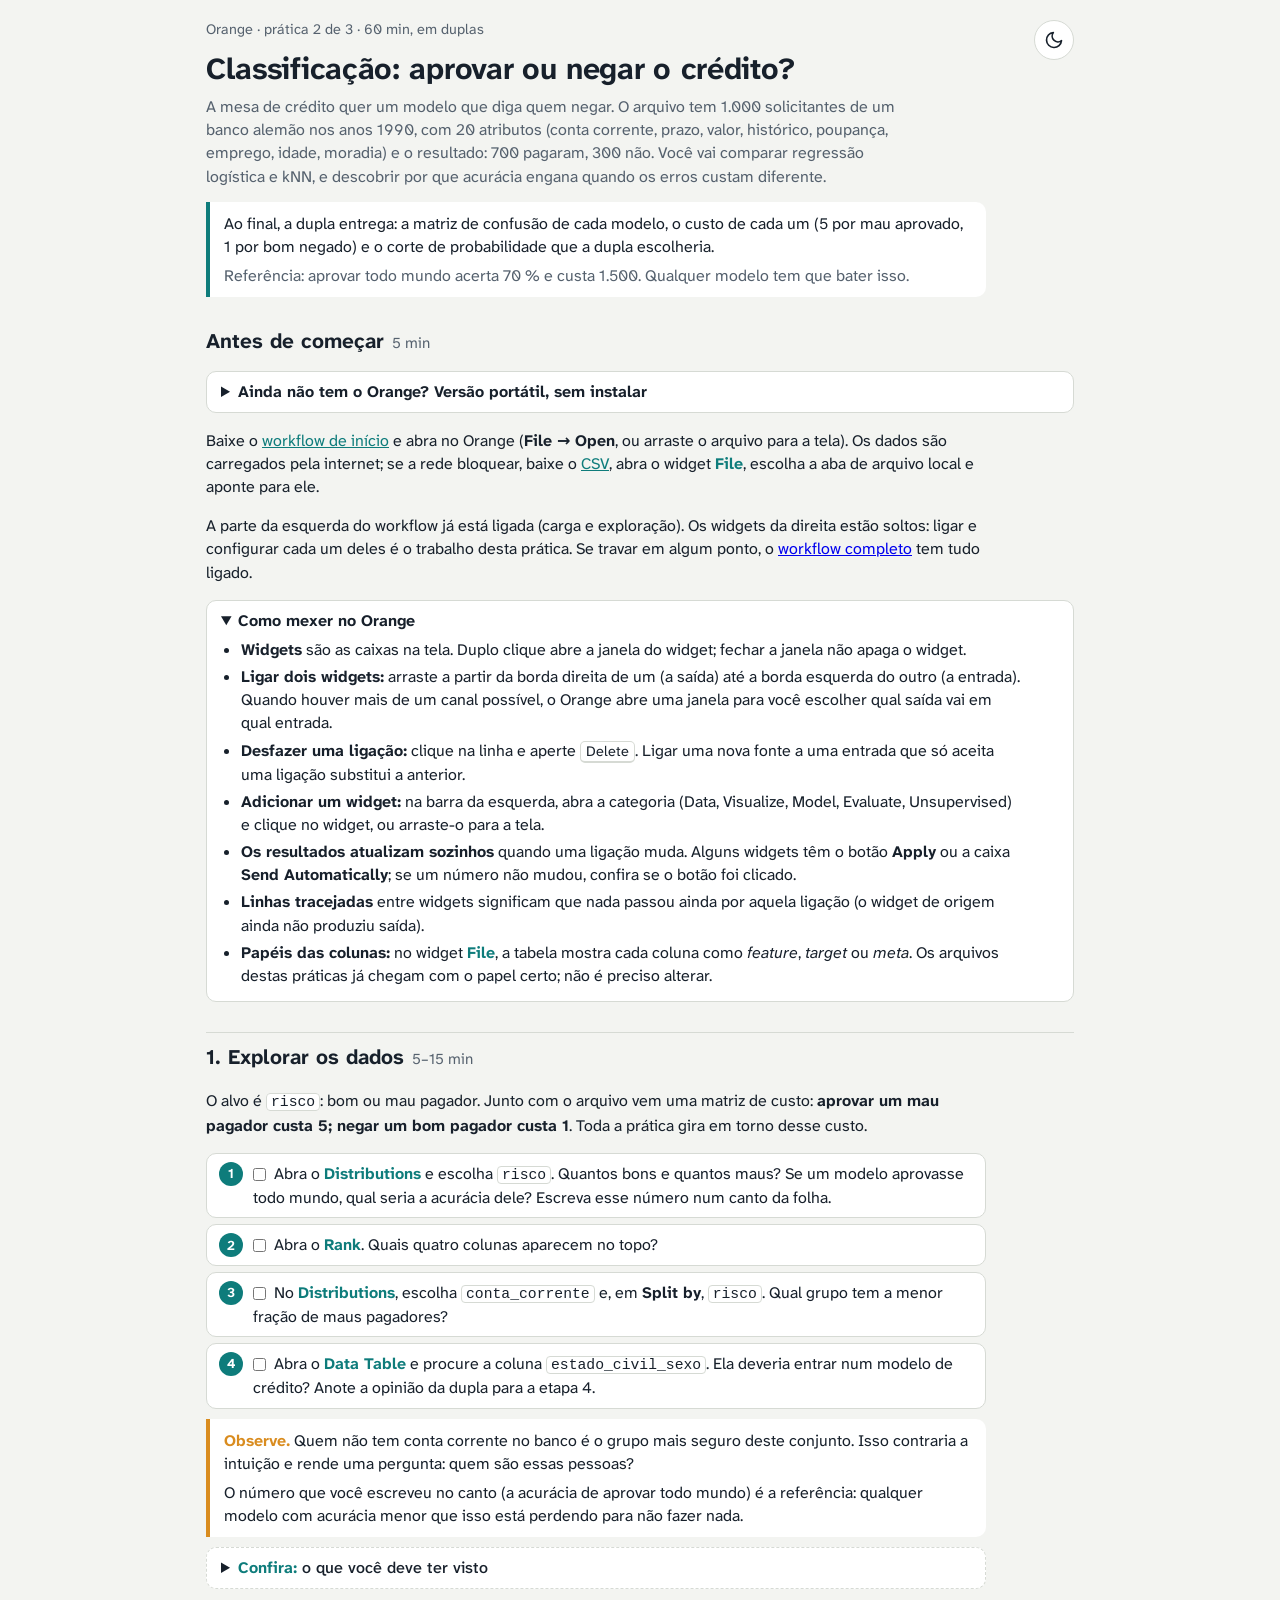
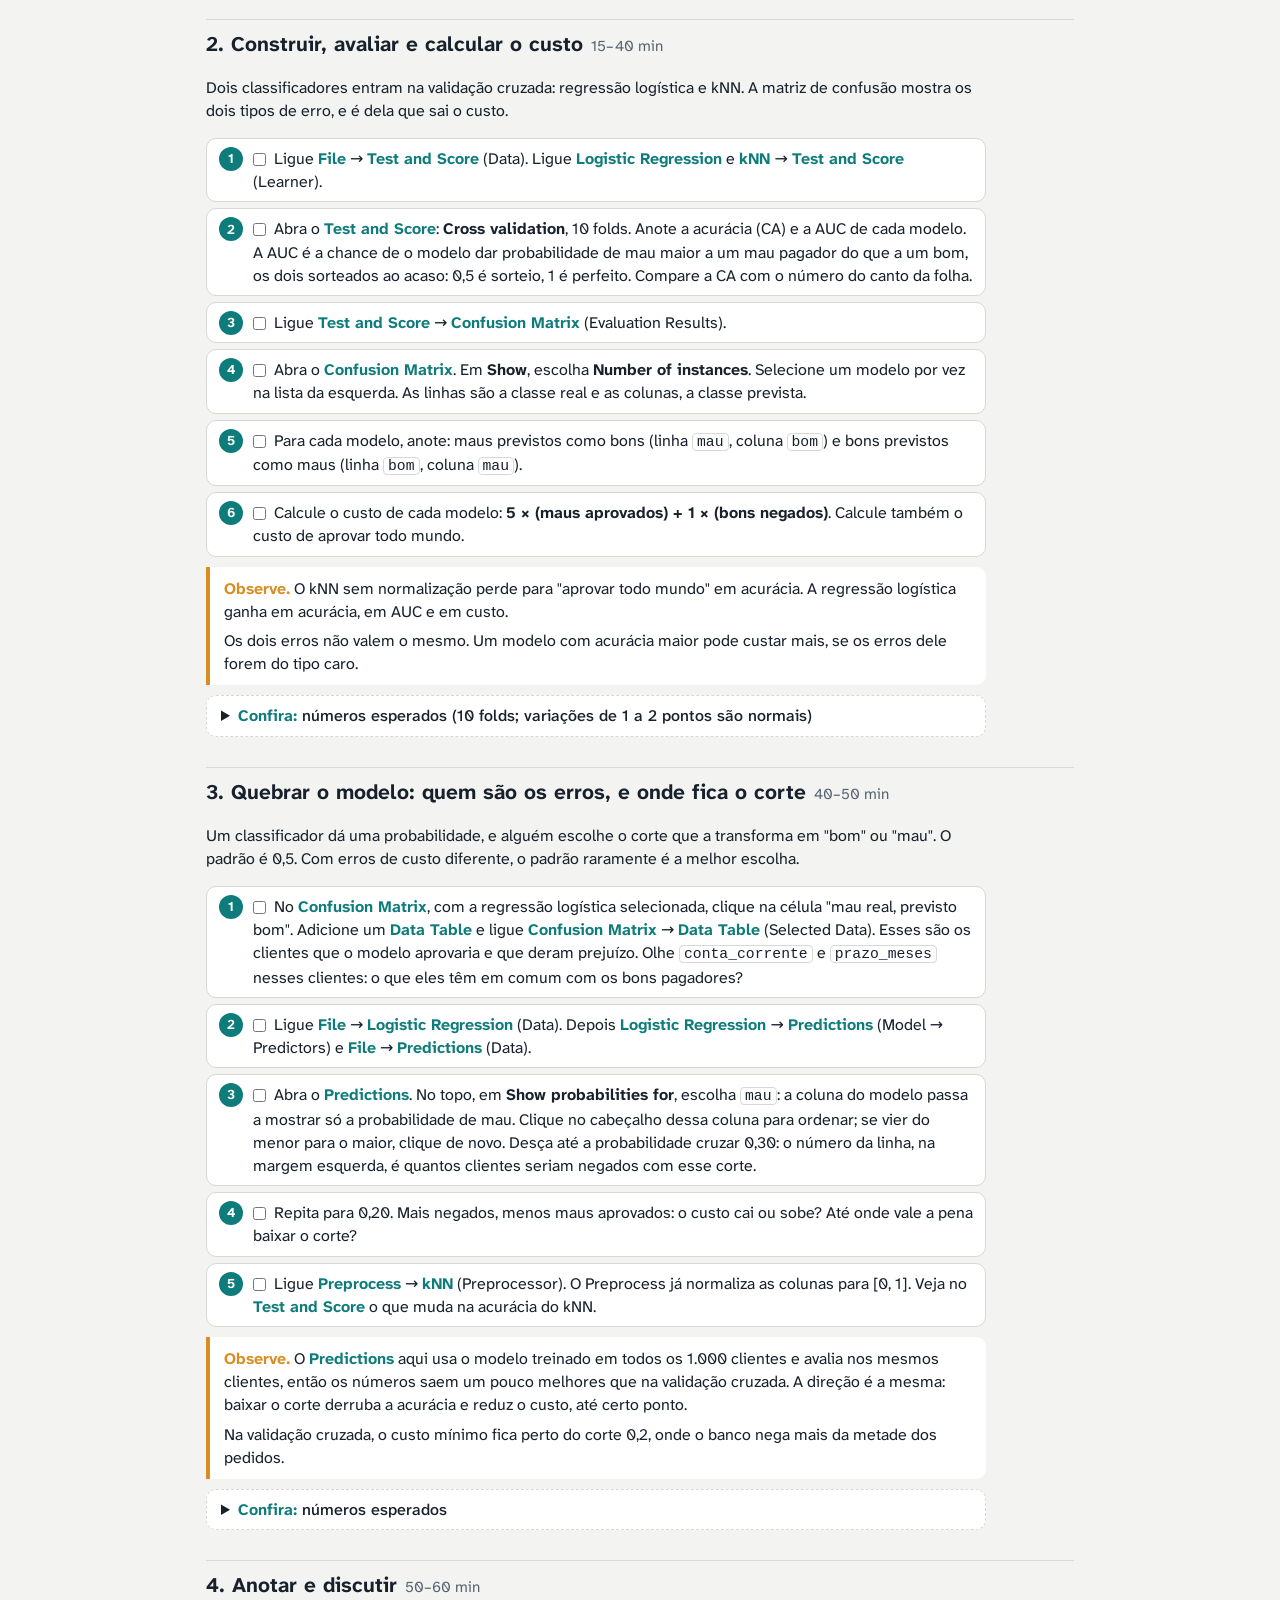
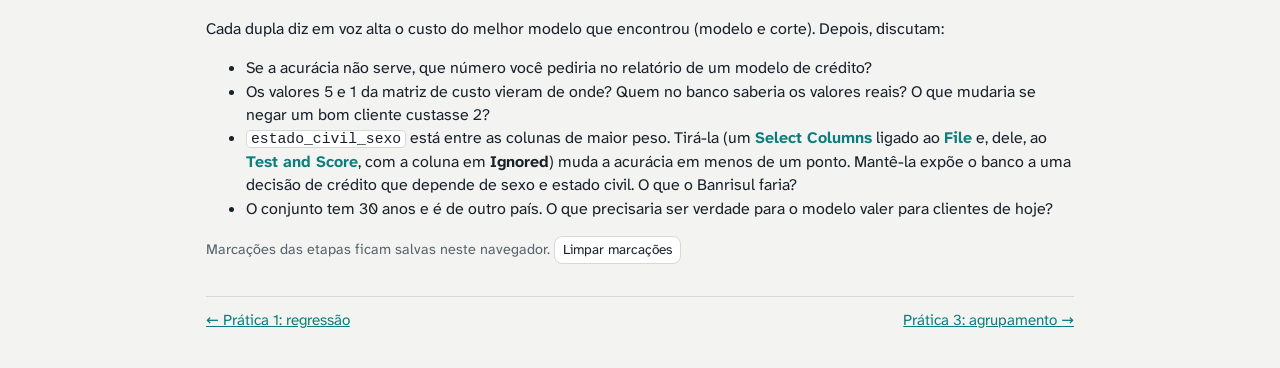
<file: p2-classificacao.html>
<!DOCTYPE html>
<html lang="pt-BR">
<head>
<meta charset="utf-8">
<meta name="viewport" content="width=device-width, initial-scale=1, viewport-fit=cover">
<title>Orange 2. Classificação: aprovar ou negar o crédito?</title>
<link rel="preconnect" href="https://fonts.googleapis.com">
<link href="https://fonts.googleapis.com/css2?family=Atkinson+Hyperlegible+Next:wght@400;500;700&display=swap" rel="stylesheet">
<style>
:root{
  color-scheme:light;
  --bg:#f3f4f1;--panel:#ffffff;--ink:#17202b;--ink-2:#55616e;--line:#d6dad4;--grid:#e9ebe6;
  --m:#2f6fde;--f:#e0559e;--n:#9aa3ad;--you:#0e7c7b;--best:#d98c1f;--err:#c6303e;
  --heat0:#f8f1d8;--heat1:#1b1f3a;
  box-sizing:border-box;padding-top:env(safe-area-inset-top,0px);padding-bottom:env(safe-area-inset-bottom,0px);
}
@media (prefers-color-scheme:dark){:root:not([data-theme="light"]){color-scheme:dark;
  --bg:#141a21;--panel:#1d252e;--ink:#eef1f4;--ink-2:#a9b4bf;--line:#34404c;--grid:#283239;
  --m:#6d9bf2;--f:#f07bb8;--n:#6f7a86;--you:#3fd0c5;--best:#f0b04a;--err:#ff6b78;--heat0:#2a2f27;--heat1:#f4e6a8}}
:root[data-theme="dark"]{color-scheme:dark;
  --bg:#141a21;--panel:#1d252e;--ink:#eef1f4;--ink-2:#a9b4bf;--line:#34404c;--grid:#283239;
  --m:#6d9bf2;--f:#f07bb8;--n:#6f7a86;--you:#3fd0c5;--best:#f0b04a;--err:#ff6b78;--heat0:#2a2f27;--heat1:#f4e6a8}
html{scroll-padding-top:env(safe-area-inset-top,0px)}
*{box-sizing:inherit}
body{margin:0;background:var(--bg);color:var(--ink);font-family:"Atkinson Hyperlegible Next","Atkinson Hyperlegible",system-ui,-apple-system,"Segoe UI",sans-serif;font-size:16px;line-height:1.45}
.wrap{max-width:1180px;margin:0 auto;padding:20px 16px 48px}
header h1{font-size:1.9rem;font-weight:700;margin:0 0 4px;letter-spacing:-.01em}
header p{margin:0;color:var(--ink-2);max-width:70ch}
.eq{font-size:1.35rem;font-weight:500;margin:14px 0 6px}
.eq b{font-weight:700;color:var(--you)}
.chips{display:flex;flex-wrap:wrap;gap:6px;margin:14px 0 4px}
.chip{border:1px solid var(--line);background:var(--panel);color:var(--ink);border-radius:999px;padding:6px 12px;font:inherit;font-size:.92rem;cursor:pointer}
.chip[aria-pressed="true"]{background:var(--ink);color:var(--bg);border-color:var(--ink)}
.chip:focus-visible,button:focus-visible,input:focus-visible{outline:2px solid var(--you);outline-offset:2px}
.seed{display:inline-flex;align-items:center;gap:6px;color:var(--ink-2);font-size:.92rem}
.seed input{width:64px;font:inherit;padding:4px 6px;border:1px solid var(--line);border-radius:6px;background:var(--panel);color:var(--ink)}
.grid{display:grid;grid-template-columns:minmax(0,1.6fr) minmax(280px,1fr);gap:16px;margin-top:12px}
@media (max-width:820px){.grid{grid-template-columns:1fr}}
.panel{background:var(--panel);border:1px solid var(--line);border-radius:10px;padding:14px}
.panel h2{font-size:1rem;font-weight:700;margin:0 0 8px}
svg{display:block;width:100%;height:auto}
.axis text{fill:var(--ink-2);font-size:11px}
.axis line,.axis path{stroke:var(--line)}
.gridl{stroke:var(--grid)}
.ctl{display:grid;grid-template-columns:auto 1fr auto;align-items:center;gap:8px 10px;margin:8px 0}
.ctl label{font-weight:500}
.ctl input[type=range]{width:100%;accent-color:var(--you)}
.ctl input[type=number]{width:84px;font:inherit;padding:4px 6px;border:1px solid var(--line);border-radius:6px;background:var(--panel);color:var(--ink)}
.metrics{display:grid;grid-template-columns:1fr 1fr;gap:10px;margin-top:8px}
.met{border-top:3px solid var(--you);padding:6px 0 0}
.met.test{border-top-color:var(--n)}
.met h3{font-size:.85rem;font-weight:500;color:var(--ink-2);margin:0 0 2px}
.met .big{font-size:1.6rem;font-weight:700;line-height:1.1}
.met .sm{font-size:.85rem;color:var(--ink-2)}
.row{display:flex;flex-wrap:wrap;gap:8px 16px;align-items:center;margin:8px 0;font-size:.95rem}
.row label{display:inline-flex;align-items:center;gap:6px;cursor:pointer}
.btn{font:inherit;font-size:.92rem;padding:6px 12px;border-radius:8px;border:1px solid var(--line);background:var(--panel);color:var(--ink);cursor:pointer}
.btn.primary{background:var(--you);border-color:var(--you);color:#fff}
.btn:disabled{opacity:.5;cursor:default}
.note{color:var(--ink-2);font-size:.9rem;margin:8px 0 0}
.note a{color:inherit}
.dot{display:inline-block;width:.7em;height:.7em;border-radius:50%;margin-right:.3em;vertical-align:middle}
.hollow{display:inline-block;width:.6em;height:.6em;border-radius:50%;border:2px solid var(--ink-2);margin-right:.3em;vertical-align:middle}
.heatwrap{position:relative;margin-top:6px}
.heatwrap canvas{width:100%;height:auto;display:block;border-radius:6px;cursor:crosshair}
.heatwrap svg{position:absolute;inset:0;pointer-events:none}
.warn{color:var(--err);font-weight:500}
.best{color:var(--best);font-weight:700}
.sr{position:absolute;width:1px;height:1px;overflow:hidden;clip:rect(0 0 0 0)}
@media (prefers-reduced-motion:no-preference){.trail circle{transition:none}}

.wrap{position:relative;max-width:900px}
header{padding-right:56px}
.steps{color:var(--ink-2);font-size:.9rem;margin-bottom:6px}
.theme{position:absolute;top:20px;right:16px;width:40px;height:40px;display:inline-flex;align-items:center;justify-content:center;border:1px solid var(--line);border-radius:999px;background:var(--panel);color:var(--ink);cursor:pointer;padding:0}
.theme:hover{border-color:var(--you)}
.theme svg{width:20px;height:20px;fill:none;stroke:currentColor;stroke-width:2;stroke-linecap:round;stroke-linejoin:round}
.theme .sun{display:none}
@media (prefers-color-scheme:dark){:root:not([data-theme="light"]) .theme .sun{display:block}:root:not([data-theme="light"]) .theme .moon{display:none}}
:root[data-theme="dark"] .theme .sun{display:block}
:root[data-theme="dark"] .theme .moon{display:none}
.task{background:var(--panel);border-left:4px solid var(--you);border-radius:0 10px 10px 0;padding:10px 14px;margin:14px 0 4px;max-width:78ch}
.task p{margin:0}.task p+p{margin-top:6px;color:var(--ink-2)}
h2.sec{font-size:1.3rem;font-weight:700;margin:30px 0 4px;padding-top:10px;border-top:1px solid var(--line)}
h2.sec .min{font-weight:400;color:var(--ink-2);font-size:.95rem;margin-left:8px}
h3{font-size:1.05rem;margin:18px 0 6px}
p{max-width:78ch}
ol.todo{list-style:none;padding:0;margin:8px 0;counter-reset:s}
ol.todo li{position:relative;padding:8px 10px 8px 46px;margin:0 0 6px;background:var(--panel);border:1px solid var(--line);border-radius:10px;max-width:78ch}
ol.todo li::before{counter-increment:s;content:counter(s);position:absolute;left:12px;top:8px;width:24px;height:24px;border-radius:50%;background:var(--you);color:#fff;font-weight:700;font-size:.85rem;display:flex;align-items:center;justify-content:center}
ol.todo li label{display:block;cursor:pointer}
ol.todo li input{accent-color:var(--you);margin:0 8px 0 0;vertical-align:-2px}
ol.todo li.done label{color:var(--ink-2);text-decoration:line-through}
.obs{border-left:4px solid var(--best);background:var(--panel);border-radius:0 10px 10px 0;padding:10px 14px;margin:10px 0;max-width:78ch}
.obs p{margin:0}.obs p+p{margin-top:6px}
.obs .lbl,details.check summary .lbl{font-weight:700;color:var(--best)}
details.check{border:1px dashed var(--line);border-radius:10px;padding:8px 14px;margin:10px 0;max-width:78ch;background:var(--panel)}
details.check summary{cursor:pointer;font-weight:500}
details.check summary .lbl{color:var(--you)}
details.check[open] summary{margin-bottom:6px}
details.help{border:1px solid var(--line);border-radius:10px;padding:8px 14px;margin:14px 0;background:var(--panel)}
details.help summary{cursor:pointer;font-weight:700}
details.help ul{padding-left:20px;margin:6px 0}
details.help li{margin:4px 0;max-width:78ch}
table{border-collapse:collapse;margin:8px 0;font-size:.93rem}
th,td{border:1px solid var(--line);padding:5px 10px;text-align:left;vertical-align:top}
th{background:var(--panel)}
td.n,th.n{text-align:right;font-variant-numeric:tabular-nums}
b.w{font-weight:700;color:var(--you)}
code{font-family:ui-monospace,SFMono-Regular,Menlo,Consolas,monospace;font-size:.92em;background:var(--panel);border:1px solid var(--line);border-radius:4px;padding:0 4px}
kbd{font:inherit;font-size:.9em;border:1px solid var(--line);border-bottom-width:2px;border-radius:5px;padding:0 5px;background:var(--panel)}
.links a{color:var(--you)}
.nav{display:flex;justify-content:space-between;gap:12px;margin-top:32px;padding-top:12px;border-top:1px solid var(--line);font-size:.95rem}
.nav a{color:var(--you)}
.blank{display:inline-block;min-width:4em;border-bottom:1px solid var(--ink-2);vertical-align:bottom}
</style>
<script>try{var t=localStorage.getItem('theme');if(t==='light'||t==='dark')document.documentElement.dataset.theme=t}catch(e){}</script>
</head>
<body>
<div class="wrap">
<button class="theme" id="theme" type="button" aria-label="Alternar modo claro e escuro" title="Modo claro / escuro"><svg class="moon" viewBox="0 0 24 24" aria-hidden="true"><path d="M21 12.8A9 9 0 1 1 11.2 3a7 7 0 0 0 9.8 9.8z"/></svg><svg class="sun" viewBox="0 0 24 24" aria-hidden="true"><circle cx="12" cy="12" r="4"/><path d="M12 2v2M12 20v2M4.9 4.9l1.4 1.4M17.7 17.7l1.4 1.4M2 12h2M20 12h2M4.9 19.1l1.4-1.4M17.7 6.3l1.4-1.4"/></svg></button>
<header>
  <div class="steps">Orange · prática 2 de 3 · 60 min, em duplas</div>
  <h1>Classificação: aprovar ou negar o crédito?</h1>
  <p>A mesa de crédito quer um modelo que diga quem negar. O arquivo tem 1.000 solicitantes de um banco alemão nos anos 1990, com 20 atributos (conta corrente, prazo, valor, histórico, poupança, emprego, idade, moradia) e o resultado: 700 pagaram, 300 não. Você vai comparar regressão logística e kNN, e descobrir por que acurácia engana quando os erros custam diferente.</p>
</header>
<div class="task"><p>Ao final, a dupla entrega: a matriz de confusão de cada modelo, o custo de cada um (5 por mau aprovado, 1 por bom negado) e o corte de probabilidade que a dupla escolheria.</p><p>Referência: aprovar todo mundo acerta 70 % e custa 1.500. Qualquer modelo tem que bater isso.</p></div>

<h2 class="sec" style="border-top:0;margin-top:20px">Antes de começar<span class="min">5 min</span></h2>
<section id="orange"><details class="help">
<summary>Ainda não tem o Orange? Versão portátil, sem instalar</summary>
<p>A versão portátil do Orange roda no Windows a partir de uma pasta comum, sem instalador e sem senha de administrador. São 500 MB para baixar e 1,4 GB depois de descompactado, em cerca de 24 mil arquivos. No macOS use o instalador <code>.dmg</code> da <a class="links" href="https://orangedatamining.com/download/">página de download</a>.</p>
<ol class="todo">
<li><label><input type="checkbox">Baixe o arquivo <a class="links" href="https://download.biolab.si/download/files/Orange3-3.40.0.zip">Orange3-3.40.0.zip</a>. É o mesmo arquivo da opção <b>Portable Orange</b>, aba Windows, em orangedatamining.com/download.</label></li>
<li><label><input type="checkbox">Mova o zip para uma pasta local em que você possa gravar, como <code>Documentos</code> ou a Área de Trabalho. Evite pastas de rede e pastas sincronizadas com o OneDrive: a sincronização de milhares de arquivos pequenos deixa tudo lento.</label></li>
<li><label><input type="checkbox">Clique com o botão direito no zip, escolha <b>Extrair Tudo…</b> e depois <b>Extrair</b>. A descompactação leva alguns minutos. 7-Zip ou WinRAR também servem.</label></li>
<li><label><input type="checkbox">Abra a pasta extraída (<code>Orange3-3.40.0</code>). Dentro há a pasta <code>Orange</code> e o atalho <b>Orange</b>. Dê duplo clique no atalho. Uma janela preta de terminal pisca e some; isso é esperado.</label></li>
<li><label><input type="checkbox">Espere: a primeira abertura leva de um a dois minutos, porque o Windows lê todos os arquivos pela primeira vez. As seguintes são mais rápidas. Se aparecer um aviso do SmartScreen, clique em <b>Mais informações</b> e em <b>Executar assim mesmo</b>.</label></li>
<li><label><input type="checkbox">Confira: a tela do Orange abre com a barra de widgets à esquerda (Data, Visualize, Model…). Em <b>Help → About</b> aparece a versão 3.40.0.</label></li>
</ol>
<p>Se o atalho não abrir nada (algumas máquinas corporativas bloqueiam o <code>cmd.exe</code> que ele usa), entre na pasta <code>Orange</code>, clique na barra de endereço do Explorador de Arquivos, digite <code>pythonw.exe -m Orange.canvas</code> e aperte <kbd>Enter</kbd>.</p>
<p>A versão portátil não associa a extensão <code>.ows</code>: duplo clique no arquivo do workflow não abre o Orange. Use <b>File → Open</b> dentro do Orange ou arraste o arquivo para a tela.</p>
</details></section>
<p class="links">Baixe o <a href="orange/p2_classificacao_inicio.ows" download>workflow de início</a> e abra no Orange (<b>File → Open</b>, ou arraste o arquivo para a tela). Os dados são carregados pela internet; se a rede bloquear, baixe o <a href="data/german_credit.csv">CSV</a>, abra o widget <b class="w">File</b>, escolha a aba de arquivo local e aponte para ele.</p>
<p>A parte da esquerda do workflow já está ligada (carga e exploração). Os widgets da direita estão soltos: ligar e configurar cada um deles é o trabalho desta prática. Se travar em algum ponto, o <a class="links" href="orange/p2_classificacao_completo.ows" download>workflow completo</a> tem tudo ligado.</p>

<details class="help" open>
<summary>Como mexer no Orange</summary>
<ul>
<li><b>Widgets</b> são as caixas na tela. Duplo clique abre a janela do widget; fechar a janela não apaga o widget.</li>
<li><b>Ligar dois widgets:</b> arraste a partir da borda direita de um (a saída) até a borda esquerda do outro (a entrada). Quando houver mais de um canal possível, o Orange abre uma janela para você escolher qual saída vai em qual entrada.</li>
<li><b>Desfazer uma ligação:</b> clique na linha e aperte <kbd>Delete</kbd>. Ligar uma nova fonte a uma entrada que só aceita uma ligação substitui a anterior.</li>
<li><b>Adicionar um widget:</b> na barra da esquerda, abra a categoria (Data, Visualize, Model, Evaluate, Unsupervised) e clique no widget, ou arraste-o para a tela.</li>
<li><b>Os resultados atualizam sozinhos</b> quando uma ligação muda. Alguns widgets têm o botão <b>Apply</b> ou a caixa <b>Send Automatically</b>; se um número não mudou, confira se o botão foi clicado.</li>
<li><b>Linhas tracejadas</b> entre widgets significam que nada passou ainda por aquela ligação (o widget de origem ainda não produziu saída).</li>
<li><b>Papéis das colunas:</b> no widget <b class="w">File</b>, a tabela mostra cada coluna como <i>feature</i>, <i>target</i> ou <i>meta</i>. Os arquivos destas práticas já chegam com o papel certo; não é preciso alterar.</li>
</ul>
</details><section id="explorar"><h2 class="sec">1. Explorar os dados<span class="min">5–15 min</span></h2><p>O alvo é <code>risco</code>: bom ou mau pagador. Junto com o arquivo vem uma matriz de custo: <b>aprovar um mau pagador custa 5; negar um bom pagador custa 1</b>. Toda a prática gira em torno desse custo.</p><ol class="todo"><li><label><input type="checkbox">Abra o <b class="w">Distributions</b> e escolha <code>risco</code>. Quantos bons e quantos maus? Se um modelo aprovasse todo mundo, qual seria a acurácia dele? Escreva esse número num canto da folha.</label></li><li><label><input type="checkbox">Abra o <b class="w">Rank</b>. Quais quatro colunas aparecem no topo?</label></li><li><label><input type="checkbox">No <b class="w">Distributions</b>, escolha <code>conta_corrente</code> e, em <b>Split by</b>, <code>risco</code>. Qual grupo tem a menor fração de maus pagadores?</label></li><li><label><input type="checkbox">Abra o <b class="w">Data Table</b> e procure a coluna <code>estado_civil_sexo</code>. Ela deveria entrar num modelo de crédito? Anote a opinião da dupla para a etapa 4.</label></li></ol><div class="obs"><p><span class="lbl">Observe.</span> Quem não tem conta corrente no banco é o grupo mais seguro deste conjunto. Isso contraria a intuição e rende uma pergunta: quem são essas pessoas?</p><p>O número que você escreveu no canto (a acurácia de aprovar todo mundo) é a referência: qualquer modelo com acurácia menor que isso está perdendo para não fazer nada.</p></div><details class="check"><summary><span class="lbl">Confira:</span> o que você deve ter visto</summary><p>700 bons e 300 maus; aprovar todo mundo acerta 70 %. No Rank, <code>conta_corrente</code>, <code>prazo_meses</code>, <code>historico_credito</code> e <code>poupanca</code> lideram.</p></details></section><section id="construir"><h2 class="sec">2. Construir, avaliar e calcular o custo<span class="min">15–40 min</span></h2><p>Dois classificadores entram na validação cruzada: regressão logística e kNN. A matriz de confusão mostra os dois tipos de erro, e é dela que sai o custo.</p><ol class="todo"><li><label><input type="checkbox">Ligue <b class="w">File</b> → <b class="w">Test and Score</b> (Data). Ligue <b class="w">Logistic Regression</b> e <b class="w">kNN</b> → <b class="w">Test and Score</b> (Learner).</label></li><li><label><input type="checkbox">Abra o <b class="w">Test and Score</b>: <b>Cross validation</b>, 10 folds. Anote a acurácia (CA) e a AUC de cada modelo. A AUC é a chance de o modelo dar probabilidade de mau maior a um mau pagador do que a um bom, os dois sorteados ao acaso: 0,5 é sorteio, 1 é perfeito. Compare a CA com o número do canto da folha.</label></li><li><label><input type="checkbox">Ligue <b class="w">Test and Score</b> → <b class="w">Confusion Matrix</b> (Evaluation Results).</label></li><li><label><input type="checkbox">Abra o <b class="w">Confusion Matrix</b>. Em <b>Show</b>, escolha <b>Number of instances</b>. Selecione um modelo por vez na lista da esquerda. As linhas são a classe real e as colunas, a classe prevista.</label></li><li><label><input type="checkbox">Para cada modelo, anote: maus previstos como bons (linha <code>mau</code>, coluna <code>bom</code>) e bons previstos como maus (linha <code>bom</code>, coluna <code>mau</code>).</label></li><li><label><input type="checkbox">Calcule o custo de cada modelo: <b>5 × (maus aprovados) + 1 × (bons negados)</b>. Calcule também o custo de aprovar todo mundo.</label></li></ol><div class="obs"><p><span class="lbl">Observe.</span> O kNN sem normalização perde para "aprovar todo mundo" em acurácia. A regressão logística ganha em acurácia, em AUC e em custo.</p><p>Os dois erros não valem o mesmo. Um modelo com acurácia maior pode custar mais, se os erros dele forem do tipo caro.</p></div><details class="check"><summary><span class="lbl">Confira:</span> números esperados (10 folds; variações de 1 a 2 pontos são normais)</summary><table><thead><tr><th>Modelo</th><th class=n>Acurácia</th><th class=n>AUC</th><th class=n>Maus aprovados</th><th class=n>Bons negados</th><th class=n>Custo</th></tr></thead><tbody><tr><td>Aprovar todo mundo</td><td class=n>0,700</td><td class=n>0,500</td><td class=n>300</td><td class=n>0</td><td class=n>1.500</td></tr><tr><td>Regressão logística</td><td class=n>0,749</td><td class=n>0,785</td><td class=n>158</td><td class=n>93</td><td class=n>883</td></tr><tr><td>kNN, k = 5, sem normalizar</td><td class=n>0,647</td><td class=n>0,563</td><td class=n>230</td><td class=n>123</td><td class=n>1.273</td></tr></tbody></table></details></section><section id="quebrar"><h2 class="sec">3. Quebrar o modelo: quem são os erros, e onde fica o corte<span class="min">40–50 min</span></h2><p>Um classificador dá uma probabilidade, e alguém escolhe o corte que a transforma em "bom" ou "mau". O padrão é 0,5. Com erros de custo diferente, o padrão raramente é a melhor escolha.</p><ol class="todo"><li><label><input type="checkbox">No <b class="w">Confusion Matrix</b>, com a regressão logística selecionada, clique na célula "mau real, previsto bom". Adicione um <b class="w">Data Table</b> e ligue <b class="w">Confusion Matrix</b> → <b class="w">Data Table</b> (Selected Data). Esses são os clientes que o modelo aprovaria e que deram prejuízo. Olhe <code>conta_corrente</code> e <code>prazo_meses</code> nesses clientes: o que eles têm em comum com os bons pagadores?</label></li><li><label><input type="checkbox">Ligue <b class="w">File</b> → <b class="w">Logistic Regression</b> (Data). Depois <b class="w">Logistic Regression</b> → <b class="w">Predictions</b> (Model → Predictors) e <b class="w">File</b> → <b class="w">Predictions</b> (Data).</label></li><li><label><input type="checkbox">Abra o <b class="w">Predictions</b>. No topo, em <b>Show probabilities for</b>, escolha <code>mau</code>: a coluna do modelo passa a mostrar só a probabilidade de mau. Clique no cabeçalho dessa coluna para ordenar; se vier do menor para o maior, clique de novo. Desça até a probabilidade cruzar 0,30: o número da linha, na margem esquerda, é quantos clientes seriam negados com esse corte.</label></li><li><label><input type="checkbox">Repita para 0,20. Mais negados, menos maus aprovados: o custo cai ou sobe? Até onde vale a pena baixar o corte?</label></li><li><label><input type="checkbox">Ligue <b class="w">Preprocess</b> → <b class="w">kNN</b> (Preprocessor). O Preprocess já normaliza as colunas para [0, 1]. Veja no <b class="w">Test and Score</b> o que muda na acurácia do kNN.</label></li></ol><div class="obs"><p><span class="lbl">Observe.</span> O <b class="w">Predictions</b> aqui usa o modelo treinado em todos os 1.000 clientes e avalia nos mesmos clientes, então os números saem um pouco melhores que na validação cruzada. A direção é a mesma: baixar o corte derruba a acurácia e reduz o custo, até certo ponto.</p><p>Na validação cruzada, o custo mínimo fica perto do corte 0,2, onde o banco nega mais da metade dos pedidos.</p></div><details class="check"><summary><span class="lbl">Confira:</span> números esperados</summary><p>Validação cruzada (10 folds), regressão logística, negar quando P(mau) ≥ corte:</p><table><thead><tr><th>Corte</th><th class=n>Acurácia</th><th class=n>Negados</th><th class=n>Maus aprovados</th><th class=n>Bons negados</th><th class=n>Custo</th></tr></thead><tbody><tr><td>0,50</td><td class=n>0,749</td><td class=n>235</td><td class=n>158</td><td class=n>93</td><td class=n>883</td></tr><tr><td>0,40</td><td class=n>0,730</td><td class=n>326</td><td class=n>122</td><td class=n>148</td><td class=n>758</td></tr><tr><td>0,30</td><td class=n>0,709</td><td class=n>429</td><td class=n>81</td><td class=n>210</td><td class=n>615</td></tr><tr><td>0,20</td><td class=n>0,663</td><td class=n>551</td><td class=n>43</td><td class=n>294</td><td class=n>509</td></tr><tr><td>0,15</td><td class=n>0,606</td><td class=n>628</td><td class=n>33</td><td class=n>361</td><td class=n>526</td></tr></tbody></table><p>Maus aprovados: cerca de 30 % não têm conta corrente (entre todos os maus são 15 %; entre os bons, 50 %) e o prazo mediano é 18 meses, igual ao dos bons. O modelo os aprova porque, nas colunas que mais pesam, eles se parecem com bons pagadores.</p><p>No <b class="w">Predictions</b> (treino e teste nos mesmos dados): corte 0,30 nega cerca de 434 e custa cerca de 518; corte 0,20 nega cerca de 565 e custa cerca de 493.</p><p>kNN com Preprocess: acurácia sobe de 0,647 para cerca de 0,729; com k = 15, 0,744.</p></details></section><section id="fechar"><h2 class="sec">4. Anotar e discutir<span class="min">50–60 min</span></h2><p>Cada dupla diz em voz alta o custo do melhor modelo que encontrou (modelo e corte). Depois, discutam:</p>
<ul>
<li>Se a acurácia não serve, que número você pediria no relatório de um modelo de crédito?</li>
<li>Os valores 5 e 1 da matriz de custo vieram de onde? Quem no banco saberia os valores reais? O que mudaria se negar um bom cliente custasse 2?</li>
<li><code>estado_civil_sexo</code> está entre as colunas de maior peso. Tirá-la (um <b class="w">Select Columns</b> ligado ao <b class="w">File</b> e, dele, ao <b class="w">Test and Score</b>, com a coluna em <b>Ignored</b>) muda a acurácia em menos de um ponto. Mantê-la expõe o banco a uma decisão de crédito que depende de sexo e estado civil. O que o Banrisul faria?</li>
<li>O conjunto tem 30 anos e é de outro país. O que precisaria ser verdade para o modelo valer para clientes de hoje?</li>
</ul></section>
<p class="note">Marcações das etapas ficam salvas neste navegador. <button class="btn" id="reset" type="button" style="font-size:.85rem;padding:3px 8px">Limpar marcações</button></p>
<nav class="nav"><span><a href="p1-regressao.html">← Prática 1: regressão</a></span><span><a href="p3-agrupamento.html">Prática 3: agrupamento →</a></span></nav>
</div>
<script>
(function(){const b=document.getElementById('theme');if(!b)return;
const dark=()=>{const t=document.documentElement.dataset.theme;return t?t==='dark':matchMedia('(prefers-color-scheme:dark)').matches;};
b.addEventListener('click',()=>{const next=dark()?'light':'dark';document.documentElement.dataset.theme=next;
  try{localStorage.setItem('theme',next)}catch(e){}});})();
(function(){const key='todo:'+location.pathname;let st={};try{st=JSON.parse(localStorage.getItem(key)||'{}')}catch(e){}
document.querySelectorAll('ol.todo li').forEach((li,i)=>{const cb=li.querySelector('input');if(!cb)return;const id=li.closest('section').id+':'+i;
  if(st[id]){cb.checked=true;li.classList.add('done');}
  cb.addEventListener('change',()=>{li.classList.toggle('done',cb.checked);st[id]=cb.checked;try{localStorage.setItem(key,JSON.stringify(st))}catch(e){}});});
const h=document.getElementById(location.hash.slice(1));if(h){const d=h.querySelector('details');if(d){d.open=true;}}
const r=document.getElementById('reset');if(r)r.addEventListener('click',()=>{st={};try{localStorage.removeItem(key)}catch(e){}
  document.querySelectorAll('ol.todo li').forEach(li=>{const cb=li.querySelector('input');if(cb)cb.checked=false;li.classList.remove('done');});});})();
</script>
</body>
</html>
</file>
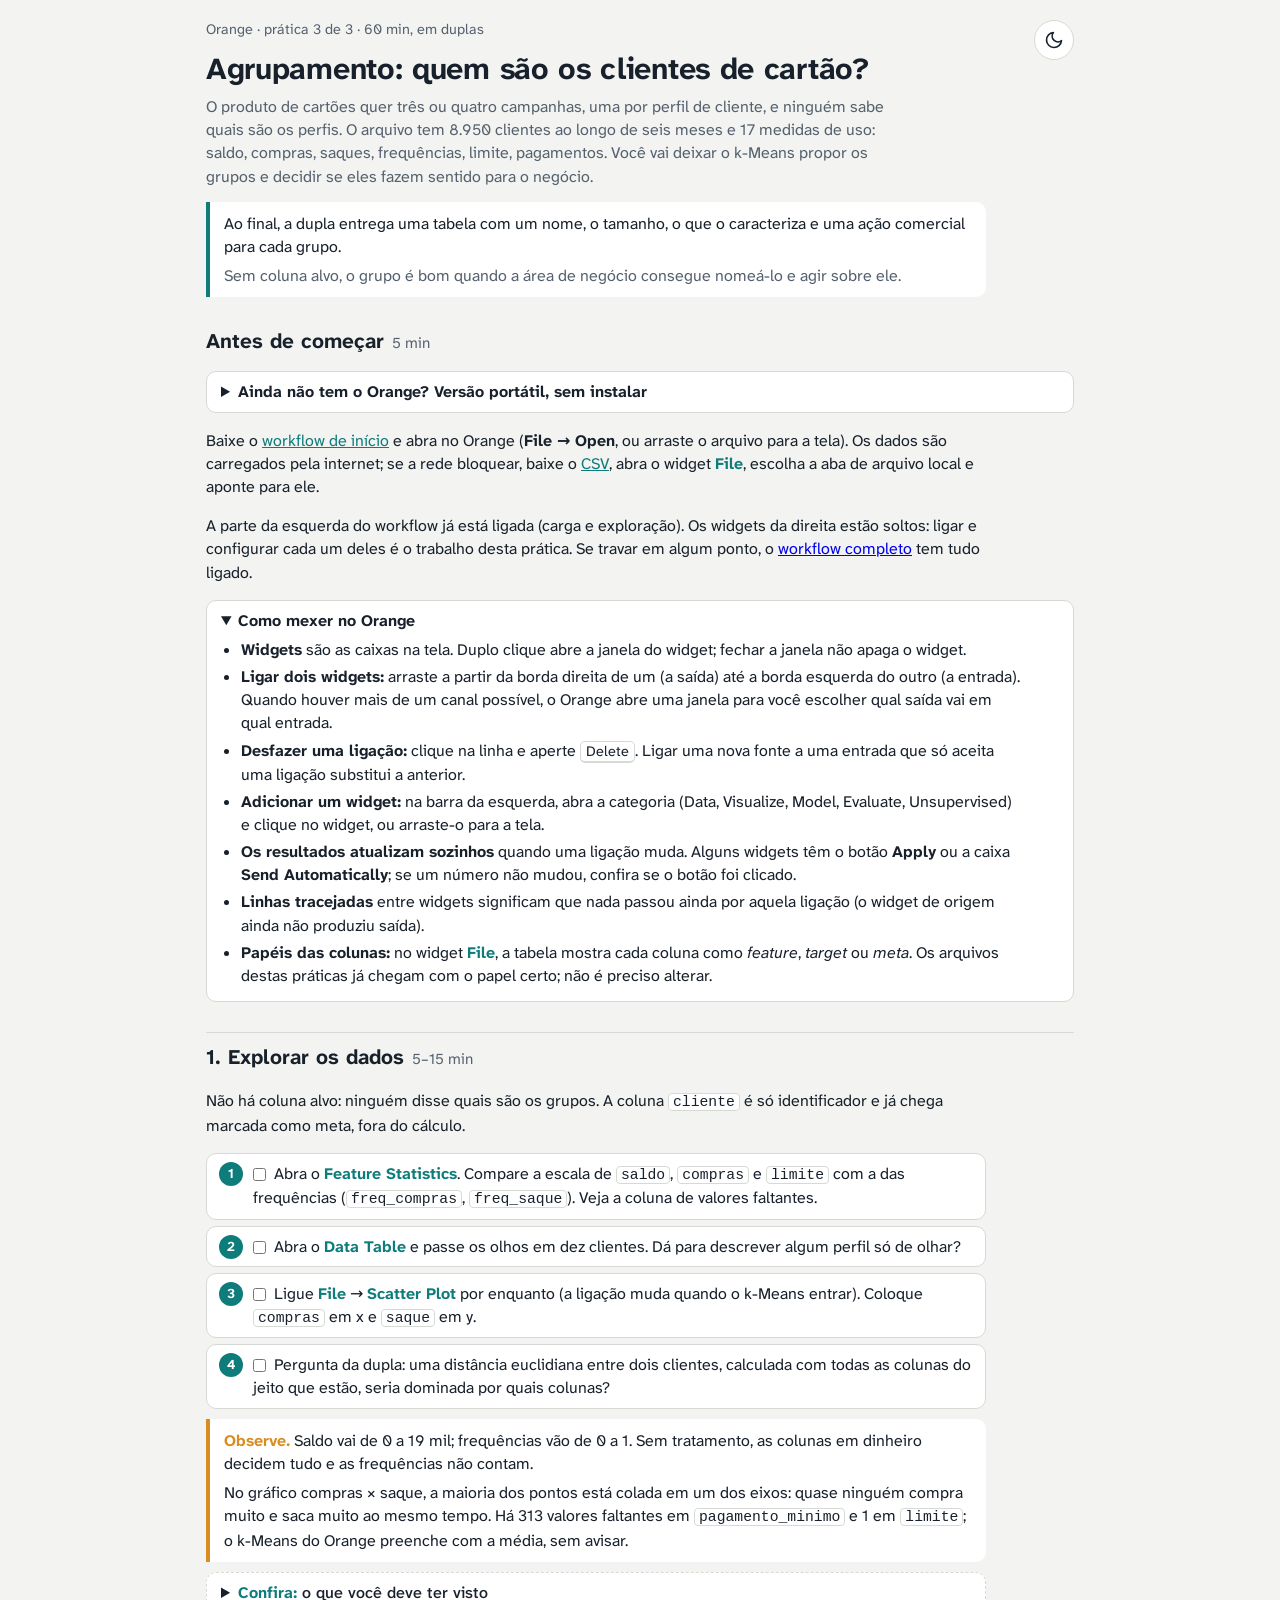
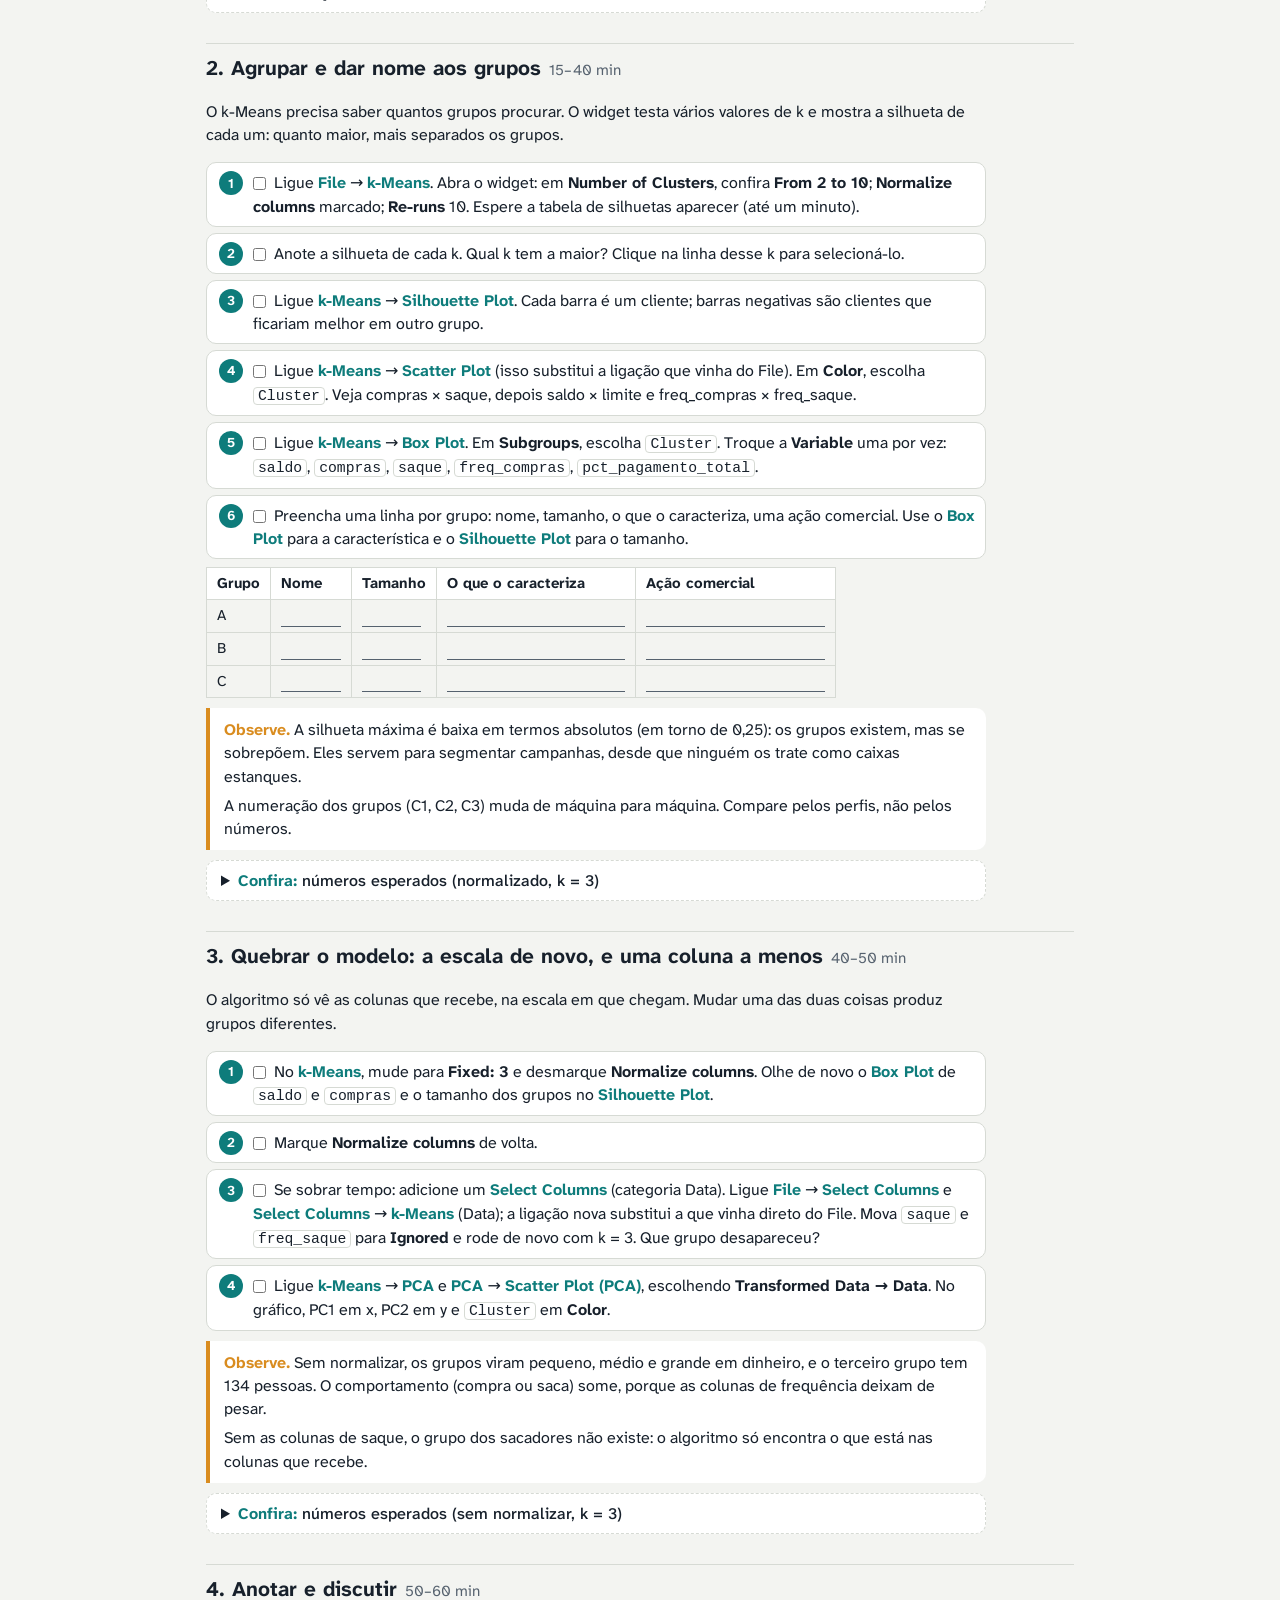
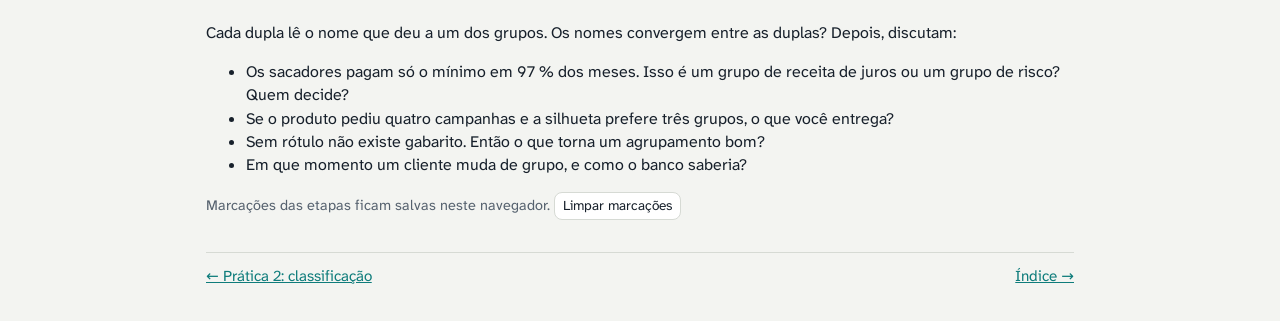
<file: p3-agrupamento.html>
<!DOCTYPE html>
<html lang="pt-BR">
<head>
<meta charset="utf-8">
<meta name="viewport" content="width=device-width, initial-scale=1, viewport-fit=cover">
<title>Orange 3. Agrupamento: quem são os clientes de cartão?</title>
<link rel="preconnect" href="https://fonts.googleapis.com">
<link href="https://fonts.googleapis.com/css2?family=Atkinson+Hyperlegible+Next:wght@400;500;700&display=swap" rel="stylesheet">
<style>
:root{
  color-scheme:light;
  --bg:#f3f4f1;--panel:#ffffff;--ink:#17202b;--ink-2:#55616e;--line:#d6dad4;--grid:#e9ebe6;
  --m:#2f6fde;--f:#e0559e;--n:#9aa3ad;--you:#0e7c7b;--best:#d98c1f;--err:#c6303e;
  --heat0:#f8f1d8;--heat1:#1b1f3a;
  box-sizing:border-box;padding-top:env(safe-area-inset-top,0px);padding-bottom:env(safe-area-inset-bottom,0px);
}
@media (prefers-color-scheme:dark){:root:not([data-theme="light"]){color-scheme:dark;
  --bg:#141a21;--panel:#1d252e;--ink:#eef1f4;--ink-2:#a9b4bf;--line:#34404c;--grid:#283239;
  --m:#6d9bf2;--f:#f07bb8;--n:#6f7a86;--you:#3fd0c5;--best:#f0b04a;--err:#ff6b78;--heat0:#2a2f27;--heat1:#f4e6a8}}
:root[data-theme="dark"]{color-scheme:dark;
  --bg:#141a21;--panel:#1d252e;--ink:#eef1f4;--ink-2:#a9b4bf;--line:#34404c;--grid:#283239;
  --m:#6d9bf2;--f:#f07bb8;--n:#6f7a86;--you:#3fd0c5;--best:#f0b04a;--err:#ff6b78;--heat0:#2a2f27;--heat1:#f4e6a8}
html{scroll-padding-top:env(safe-area-inset-top,0px)}
*{box-sizing:inherit}
body{margin:0;background:var(--bg);color:var(--ink);font-family:"Atkinson Hyperlegible Next","Atkinson Hyperlegible",system-ui,-apple-system,"Segoe UI",sans-serif;font-size:16px;line-height:1.45}
.wrap{max-width:1180px;margin:0 auto;padding:20px 16px 48px}
header h1{font-size:1.9rem;font-weight:700;margin:0 0 4px;letter-spacing:-.01em}
header p{margin:0;color:var(--ink-2);max-width:70ch}
.eq{font-size:1.35rem;font-weight:500;margin:14px 0 6px}
.eq b{font-weight:700;color:var(--you)}
.chips{display:flex;flex-wrap:wrap;gap:6px;margin:14px 0 4px}
.chip{border:1px solid var(--line);background:var(--panel);color:var(--ink);border-radius:999px;padding:6px 12px;font:inherit;font-size:.92rem;cursor:pointer}
.chip[aria-pressed="true"]{background:var(--ink);color:var(--bg);border-color:var(--ink)}
.chip:focus-visible,button:focus-visible,input:focus-visible{outline:2px solid var(--you);outline-offset:2px}
.seed{display:inline-flex;align-items:center;gap:6px;color:var(--ink-2);font-size:.92rem}
.seed input{width:64px;font:inherit;padding:4px 6px;border:1px solid var(--line);border-radius:6px;background:var(--panel);color:var(--ink)}
.grid{display:grid;grid-template-columns:minmax(0,1.6fr) minmax(280px,1fr);gap:16px;margin-top:12px}
@media (max-width:820px){.grid{grid-template-columns:1fr}}
.panel{background:var(--panel);border:1px solid var(--line);border-radius:10px;padding:14px}
.panel h2{font-size:1rem;font-weight:700;margin:0 0 8px}
svg{display:block;width:100%;height:auto}
.axis text{fill:var(--ink-2);font-size:11px}
.axis line,.axis path{stroke:var(--line)}
.gridl{stroke:var(--grid)}
.ctl{display:grid;grid-template-columns:auto 1fr auto;align-items:center;gap:8px 10px;margin:8px 0}
.ctl label{font-weight:500}
.ctl input[type=range]{width:100%;accent-color:var(--you)}
.ctl input[type=number]{width:84px;font:inherit;padding:4px 6px;border:1px solid var(--line);border-radius:6px;background:var(--panel);color:var(--ink)}
.metrics{display:grid;grid-template-columns:1fr 1fr;gap:10px;margin-top:8px}
.met{border-top:3px solid var(--you);padding:6px 0 0}
.met.test{border-top-color:var(--n)}
.met h3{font-size:.85rem;font-weight:500;color:var(--ink-2);margin:0 0 2px}
.met .big{font-size:1.6rem;font-weight:700;line-height:1.1}
.met .sm{font-size:.85rem;color:var(--ink-2)}
.row{display:flex;flex-wrap:wrap;gap:8px 16px;align-items:center;margin:8px 0;font-size:.95rem}
.row label{display:inline-flex;align-items:center;gap:6px;cursor:pointer}
.btn{font:inherit;font-size:.92rem;padding:6px 12px;border-radius:8px;border:1px solid var(--line);background:var(--panel);color:var(--ink);cursor:pointer}
.btn.primary{background:var(--you);border-color:var(--you);color:#fff}
.btn:disabled{opacity:.5;cursor:default}
.note{color:var(--ink-2);font-size:.9rem;margin:8px 0 0}
.note a{color:inherit}
.dot{display:inline-block;width:.7em;height:.7em;border-radius:50%;margin-right:.3em;vertical-align:middle}
.hollow{display:inline-block;width:.6em;height:.6em;border-radius:50%;border:2px solid var(--ink-2);margin-right:.3em;vertical-align:middle}
.heatwrap{position:relative;margin-top:6px}
.heatwrap canvas{width:100%;height:auto;display:block;border-radius:6px;cursor:crosshair}
.heatwrap svg{position:absolute;inset:0;pointer-events:none}
.warn{color:var(--err);font-weight:500}
.best{color:var(--best);font-weight:700}
.sr{position:absolute;width:1px;height:1px;overflow:hidden;clip:rect(0 0 0 0)}
@media (prefers-reduced-motion:no-preference){.trail circle{transition:none}}

.wrap{position:relative;max-width:900px}
header{padding-right:56px}
.steps{color:var(--ink-2);font-size:.9rem;margin-bottom:6px}
.theme{position:absolute;top:20px;right:16px;width:40px;height:40px;display:inline-flex;align-items:center;justify-content:center;border:1px solid var(--line);border-radius:999px;background:var(--panel);color:var(--ink);cursor:pointer;padding:0}
.theme:hover{border-color:var(--you)}
.theme svg{width:20px;height:20px;fill:none;stroke:currentColor;stroke-width:2;stroke-linecap:round;stroke-linejoin:round}
.theme .sun{display:none}
@media (prefers-color-scheme:dark){:root:not([data-theme="light"]) .theme .sun{display:block}:root:not([data-theme="light"]) .theme .moon{display:none}}
:root[data-theme="dark"] .theme .sun{display:block}
:root[data-theme="dark"] .theme .moon{display:none}
.task{background:var(--panel);border-left:4px solid var(--you);border-radius:0 10px 10px 0;padding:10px 14px;margin:14px 0 4px;max-width:78ch}
.task p{margin:0}.task p+p{margin-top:6px;color:var(--ink-2)}
h2.sec{font-size:1.3rem;font-weight:700;margin:30px 0 4px;padding-top:10px;border-top:1px solid var(--line)}
h2.sec .min{font-weight:400;color:var(--ink-2);font-size:.95rem;margin-left:8px}
h3{font-size:1.05rem;margin:18px 0 6px}
p{max-width:78ch}
ol.todo{list-style:none;padding:0;margin:8px 0;counter-reset:s}
ol.todo li{position:relative;padding:8px 10px 8px 46px;margin:0 0 6px;background:var(--panel);border:1px solid var(--line);border-radius:10px;max-width:78ch}
ol.todo li::before{counter-increment:s;content:counter(s);position:absolute;left:12px;top:8px;width:24px;height:24px;border-radius:50%;background:var(--you);color:#fff;font-weight:700;font-size:.85rem;display:flex;align-items:center;justify-content:center}
ol.todo li label{display:block;cursor:pointer}
ol.todo li input{accent-color:var(--you);margin:0 8px 0 0;vertical-align:-2px}
ol.todo li.done label{color:var(--ink-2);text-decoration:line-through}
.obs{border-left:4px solid var(--best);background:var(--panel);border-radius:0 10px 10px 0;padding:10px 14px;margin:10px 0;max-width:78ch}
.obs p{margin:0}.obs p+p{margin-top:6px}
.obs .lbl,details.check summary .lbl{font-weight:700;color:var(--best)}
details.check{border:1px dashed var(--line);border-radius:10px;padding:8px 14px;margin:10px 0;max-width:78ch;background:var(--panel)}
details.check summary{cursor:pointer;font-weight:500}
details.check summary .lbl{color:var(--you)}
details.check[open] summary{margin-bottom:6px}
details.help{border:1px solid var(--line);border-radius:10px;padding:8px 14px;margin:14px 0;background:var(--panel)}
details.help summary{cursor:pointer;font-weight:700}
details.help ul{padding-left:20px;margin:6px 0}
details.help li{margin:4px 0;max-width:78ch}
table{border-collapse:collapse;margin:8px 0;font-size:.93rem}
th,td{border:1px solid var(--line);padding:5px 10px;text-align:left;vertical-align:top}
th{background:var(--panel)}
td.n,th.n{text-align:right;font-variant-numeric:tabular-nums}
b.w{font-weight:700;color:var(--you)}
code{font-family:ui-monospace,SFMono-Regular,Menlo,Consolas,monospace;font-size:.92em;background:var(--panel);border:1px solid var(--line);border-radius:4px;padding:0 4px}
kbd{font:inherit;font-size:.9em;border:1px solid var(--line);border-bottom-width:2px;border-radius:5px;padding:0 5px;background:var(--panel)}
.links a{color:var(--you)}
.nav{display:flex;justify-content:space-between;gap:12px;margin-top:32px;padding-top:12px;border-top:1px solid var(--line);font-size:.95rem}
.nav a{color:var(--you)}
.blank{display:inline-block;min-width:4em;border-bottom:1px solid var(--ink-2);vertical-align:bottom}
</style>
<script>try{var t=localStorage.getItem('theme');if(t==='light'||t==='dark')document.documentElement.dataset.theme=t}catch(e){}</script>
</head>
<body>
<div class="wrap">
<button class="theme" id="theme" type="button" aria-label="Alternar modo claro e escuro" title="Modo claro / escuro"><svg class="moon" viewBox="0 0 24 24" aria-hidden="true"><path d="M21 12.8A9 9 0 1 1 11.2 3a7 7 0 0 0 9.8 9.8z"/></svg><svg class="sun" viewBox="0 0 24 24" aria-hidden="true"><circle cx="12" cy="12" r="4"/><path d="M12 2v2M12 20v2M4.9 4.9l1.4 1.4M17.7 17.7l1.4 1.4M2 12h2M20 12h2M4.9 19.1l1.4-1.4M17.7 6.3l1.4-1.4"/></svg></button>
<header>
  <div class="steps">Orange · prática 3 de 3 · 60 min, em duplas</div>
  <h1>Agrupamento: quem são os clientes de cartão?</h1>
  <p>O produto de cartões quer três ou quatro campanhas, uma por perfil de cliente, e ninguém sabe quais são os perfis. O arquivo tem 8.950 clientes ao longo de seis meses e 17 medidas de uso: saldo, compras, saques, frequências, limite, pagamentos. Você vai deixar o k-Means propor os grupos e decidir se eles fazem sentido para o negócio.</p>
</header>
<div class="task"><p>Ao final, a dupla entrega uma tabela com um nome, o tamanho, o que o caracteriza e uma ação comercial para cada grupo.</p><p>Sem coluna alvo, o grupo é bom quando a área de negócio consegue nomeá-lo e agir sobre ele.</p></div>

<h2 class="sec" style="border-top:0;margin-top:20px">Antes de começar<span class="min">5 min</span></h2>
<section id="orange"><details class="help">
<summary>Ainda não tem o Orange? Versão portátil, sem instalar</summary>
<p>A versão portátil do Orange roda no Windows a partir de uma pasta comum, sem instalador e sem senha de administrador. São 500 MB para baixar e 1,4 GB depois de descompactado, em cerca de 24 mil arquivos. No macOS use o instalador <code>.dmg</code> da <a class="links" href="https://orangedatamining.com/download/">página de download</a>.</p>
<ol class="todo">
<li><label><input type="checkbox">Baixe o arquivo <a class="links" href="https://download.biolab.si/download/files/Orange3-3.40.0.zip">Orange3-3.40.0.zip</a>. É o mesmo arquivo da opção <b>Portable Orange</b>, aba Windows, em orangedatamining.com/download.</label></li>
<li><label><input type="checkbox">Mova o zip para uma pasta local em que você possa gravar, como <code>Documentos</code> ou a Área de Trabalho. Evite pastas de rede e pastas sincronizadas com o OneDrive: a sincronização de milhares de arquivos pequenos deixa tudo lento.</label></li>
<li><label><input type="checkbox">Clique com o botão direito no zip, escolha <b>Extrair Tudo…</b> e depois <b>Extrair</b>. A descompactação leva alguns minutos. 7-Zip ou WinRAR também servem.</label></li>
<li><label><input type="checkbox">Abra a pasta extraída (<code>Orange3-3.40.0</code>). Dentro há a pasta <code>Orange</code> e o atalho <b>Orange</b>. Dê duplo clique no atalho. Uma janela preta de terminal pisca e some; isso é esperado.</label></li>
<li><label><input type="checkbox">Espere: a primeira abertura leva de um a dois minutos, porque o Windows lê todos os arquivos pela primeira vez. As seguintes são mais rápidas. Se aparecer um aviso do SmartScreen, clique em <b>Mais informações</b> e em <b>Executar assim mesmo</b>.</label></li>
<li><label><input type="checkbox">Confira: a tela do Orange abre com a barra de widgets à esquerda (Data, Visualize, Model…). Em <b>Help → About</b> aparece a versão 3.40.0.</label></li>
</ol>
<p>Se o atalho não abrir nada (algumas máquinas corporativas bloqueiam o <code>cmd.exe</code> que ele usa), entre na pasta <code>Orange</code>, clique na barra de endereço do Explorador de Arquivos, digite <code>pythonw.exe -m Orange.canvas</code> e aperte <kbd>Enter</kbd>.</p>
<p>A versão portátil não associa a extensão <code>.ows</code>: duplo clique no arquivo do workflow não abre o Orange. Use <b>File → Open</b> dentro do Orange ou arraste o arquivo para a tela.</p>
</details></section>
<p class="links">Baixe o <a href="orange/p3_agrupamento_inicio.ows" download>workflow de início</a> e abra no Orange (<b>File → Open</b>, ou arraste o arquivo para a tela). Os dados são carregados pela internet; se a rede bloquear, baixe o <a href="data/cartao.csv">CSV</a>, abra o widget <b class="w">File</b>, escolha a aba de arquivo local e aponte para ele.</p>
<p>A parte da esquerda do workflow já está ligada (carga e exploração). Os widgets da direita estão soltos: ligar e configurar cada um deles é o trabalho desta prática. Se travar em algum ponto, o <a class="links" href="orange/p3_agrupamento_completo.ows" download>workflow completo</a> tem tudo ligado.</p>

<details class="help" open>
<summary>Como mexer no Orange</summary>
<ul>
<li><b>Widgets</b> são as caixas na tela. Duplo clique abre a janela do widget; fechar a janela não apaga o widget.</li>
<li><b>Ligar dois widgets:</b> arraste a partir da borda direita de um (a saída) até a borda esquerda do outro (a entrada). Quando houver mais de um canal possível, o Orange abre uma janela para você escolher qual saída vai em qual entrada.</li>
<li><b>Desfazer uma ligação:</b> clique na linha e aperte <kbd>Delete</kbd>. Ligar uma nova fonte a uma entrada que só aceita uma ligação substitui a anterior.</li>
<li><b>Adicionar um widget:</b> na barra da esquerda, abra a categoria (Data, Visualize, Model, Evaluate, Unsupervised) e clique no widget, ou arraste-o para a tela.</li>
<li><b>Os resultados atualizam sozinhos</b> quando uma ligação muda. Alguns widgets têm o botão <b>Apply</b> ou a caixa <b>Send Automatically</b>; se um número não mudou, confira se o botão foi clicado.</li>
<li><b>Linhas tracejadas</b> entre widgets significam que nada passou ainda por aquela ligação (o widget de origem ainda não produziu saída).</li>
<li><b>Papéis das colunas:</b> no widget <b class="w">File</b>, a tabela mostra cada coluna como <i>feature</i>, <i>target</i> ou <i>meta</i>. Os arquivos destas práticas já chegam com o papel certo; não é preciso alterar.</li>
</ul>
</details><section id="explorar"><h2 class="sec">1. Explorar os dados<span class="min">5–15 min</span></h2><p>Não há coluna alvo: ninguém disse quais são os grupos. A coluna <code>cliente</code> é só identificador e já chega marcada como meta, fora do cálculo.</p><ol class="todo"><li><label><input type="checkbox">Abra o <b class="w">Feature Statistics</b>. Compare a escala de <code>saldo</code>, <code>compras</code> e <code>limite</code> com a das frequências (<code>freq_compras</code>, <code>freq_saque</code>). Veja a coluna de valores faltantes.</label></li><li><label><input type="checkbox">Abra o <b class="w">Data Table</b> e passe os olhos em dez clientes. Dá para descrever algum perfil só de olhar?</label></li><li><label><input type="checkbox">Ligue <b class="w">File</b> → <b class="w">Scatter Plot</b> por enquanto (a ligação muda quando o k-Means entrar). Coloque <code>compras</code> em x e <code>saque</code> em y.</label></li><li><label><input type="checkbox">Pergunta da dupla: uma distância euclidiana entre dois clientes, calculada com todas as colunas do jeito que estão, seria dominada por quais colunas?</label></li></ol><div class="obs"><p><span class="lbl">Observe.</span> Saldo vai de 0 a 19 mil; frequências vão de 0 a 1. Sem tratamento, as colunas em dinheiro decidem tudo e as frequências não contam.</p><p>No gráfico compras × saque, a maioria dos pontos está colada em um dos eixos: quase ninguém compra muito e saca muito ao mesmo tempo. Há 313 valores faltantes em <code>pagamento_minimo</code> e 1 em <code>limite</code>; o k-Means do Orange preenche com a média, sem avisar.</p></div><details class="check"><summary><span class="lbl">Confira:</span> o que você deve ter visto</summary><p>8.950 clientes e 17 colunas numéricas. Saldo 0–19.043, compras 0–49.040, limite 50–30.000, frequências 0–1.</p></details></section><section id="construir"><h2 class="sec">2. Agrupar e dar nome aos grupos<span class="min">15–40 min</span></h2><p>O k-Means precisa saber quantos grupos procurar. O widget testa vários valores de k e mostra a silhueta de cada um: quanto maior, mais separados os grupos.</p><ol class="todo"><li><label><input type="checkbox">Ligue <b class="w">File</b> → <b class="w">k-Means</b>. Abra o widget: em <b>Number of Clusters</b>, confira <b>From 2 to 10</b>; <b>Normalize columns</b> marcado; <b>Re-runs</b> 10. Espere a tabela de silhuetas aparecer (até um minuto).</label></li><li><label><input type="checkbox">Anote a silhueta de cada k. Qual k tem a maior? Clique na linha desse k para selecioná-lo.</label></li><li><label><input type="checkbox">Ligue <b class="w">k-Means</b> → <b class="w">Silhouette Plot</b>. Cada barra é um cliente; barras negativas são clientes que ficariam melhor em outro grupo.</label></li><li><label><input type="checkbox">Ligue <b class="w">k-Means</b> → <b class="w">Scatter Plot</b> (isso substitui a ligação que vinha do File). Em <b>Color</b>, escolha <code>Cluster</code>. Veja compras × saque, depois saldo × limite e freq_compras × freq_saque.</label></li><li><label><input type="checkbox">Ligue <b class="w">k-Means</b> → <b class="w">Box Plot</b>. Em <b>Subgroups</b>, escolha <code>Cluster</code>. Troque a <b>Variable</b> uma por vez: <code>saldo</code>, <code>compras</code>, <code>saque</code>, <code>freq_compras</code>, <code>pct_pagamento_total</code>.</label></li><li><label><input type="checkbox">Preencha uma linha por grupo: nome, tamanho, o que o caracteriza, uma ação comercial. Use o <b class="w">Box Plot</b> para a característica e o <b class="w">Silhouette Plot</b> para o tamanho.</label></li></ol><table><thead><tr><th>Grupo</th><th>Nome</th><th>Tamanho</th><th>O que o caracteriza</th><th>Ação comercial</th></tr></thead><tbody><tr><td>A</td><td><span class="blank"></span></td><td><span class="blank"></span></td><td><span class="blank" style="min-width:12em"></span></td><td><span class="blank" style="min-width:12em"></span></td></tr><tr><td>B</td><td><span class="blank"></span></td><td><span class="blank"></span></td><td><span class="blank" style="min-width:12em"></span></td><td><span class="blank" style="min-width:12em"></span></td></tr><tr><td>C</td><td><span class="blank"></span></td><td><span class="blank"></span></td><td><span class="blank" style="min-width:12em"></span></td><td><span class="blank" style="min-width:12em"></span></td></tr></tbody></table><div class="obs"><p><span class="lbl">Observe.</span> A silhueta máxima é baixa em termos absolutos (em torno de 0,25): os grupos existem, mas se sobrepõem. Eles servem para segmentar campanhas, desde que ninguém os trate como caixas estanques.</p><p>A numeração dos grupos (C1, C2, C3) muda de máquina para máquina. Compare pelos perfis, não pelos números.</p></div><details class="check"><summary><span class="lbl">Confira:</span> números esperados (normalizado, k = 3)</summary><p>Silhueta por k: 2 → 0,21; <b>3 → 0,25</b>; 4 → 0,20; 5 → 0,19; de 6 a 10 entre 0,20 e 0,22.</p><table><thead><tr><th>Grupo</th><th class=n>n</th><th class=n>Saldo médio</th><th class=n>Compras</th><th class=n>Saque</th><th class=n>Freq. compras</th><th class=n>Freq. saque</th><th class=n>Limite</th><th class=n>Pag. integral</th><th class=n>Nome sugerido</th></tr></thead><tbody><tr><td>A</td><td class=n>6.108</td><td class=n>804</td><td class=n>500</td><td class=n>335</td><td class=n>0,46</td><td class=n>0,07</td><td class=n>3.266</td><td class=n>15 %</td><td class=n>Pouco uso</td></tr><tr><td>B</td><td class=n>1.261</td><td class=n>2.190</td><td class=n>4.214</td><td class=n>453</td><td class=n>0,95</td><td class=n>0,06</td><td class=n>7.682</td><td class=n>30 %</td><td class=n>Compradores</td></tr><tr><td>C</td><td class=n>1.581</td><td class=n>4.003</td><td class=n>387</td><td class=n>3.887</td><td class=n>0,23</td><td class=n>0,45</td><td class=n>6.697</td><td class=n>3 %</td><td class=n>Sacadores</td></tr></tbody></table><p>Com k = 4, os compradores se dividem em frequentes (3.367) e grandes compradores (409, compras médias de 7.700). Também é um resultado defensável para campanha.</p></details></section><section id="quebrar"><h2 class="sec">3. Quebrar o modelo: a escala de novo, e uma coluna a menos<span class="min">40–50 min</span></h2><p>O algoritmo só vê as colunas que recebe, na escala em que chegam. Mudar uma das duas coisas produz grupos diferentes.</p><ol class="todo"><li><label><input type="checkbox">No <b class="w">k-Means</b>, mude para <b>Fixed: 3</b> e desmarque <b>Normalize columns</b>. Olhe de novo o <b class="w">Box Plot</b> de <code>saldo</code> e <code>compras</code> e o tamanho dos grupos no <b class="w">Silhouette Plot</b>.</label></li><li><label><input type="checkbox">Marque <b>Normalize columns</b> de volta.</label></li><li><label><input type="checkbox">Se sobrar tempo: adicione um <b class="w">Select Columns</b> (categoria Data). Ligue <b class="w">File</b> → <b class="w">Select Columns</b> e <b class="w">Select Columns</b> → <b class="w">k-Means</b> (Data); a ligação nova substitui a que vinha direto do File. Mova <code>saque</code> e <code>freq_saque</code> para <b>Ignored</b> e rode de novo com k = 3. Que grupo desapareceu?</label></li><li><label><input type="checkbox">Ligue <b class="w">k-Means</b> → <b class="w">PCA</b> e <b class="w">PCA</b> → <b class="w">Scatter Plot (PCA)</b>, escolhendo <b>Transformed Data → Data</b>. No gráfico, PC1 em x, PC2 em y e <code>Cluster</code> em <b>Color</b>.</label></li></ol><div class="obs"><p><span class="lbl">Observe.</span> Sem normalizar, os grupos viram pequeno, médio e grande em dinheiro, e o terceiro grupo tem 134 pessoas. O comportamento (compra ou saca) some, porque as colunas de frequência deixam de pesar.</p><p>Sem as colunas de saque, o grupo dos sacadores não existe: o algoritmo só encontra o que está nas colunas que recebe.</p></div><details class="check"><summary><span class="lbl">Confira:</span> números esperados (sem normalizar, k = 3)</summary><p>Grupos de 6.514 (saldo 855, compras 603), 2.302 (saldo 3.384, compras 1.586, saque 2.091) e 134 (saldo 4.797, compras 10.471, pagamentos 17.991).</p><p>No PCA com duas componentes, coloridas por grupo, há separação parcial com muita sobreposição.</p></details></section><section id="fechar"><h2 class="sec">4. Anotar e discutir<span class="min">50–60 min</span></h2><p>Cada dupla lê o nome que deu a um dos grupos. Os nomes convergem entre as duplas? Depois, discutam:</p>
<ul>
<li>Os sacadores pagam só o mínimo em 97 % dos meses. Isso é um grupo de receita de juros ou um grupo de risco? Quem decide?</li>
<li>Se o produto pediu quatro campanhas e a silhueta prefere três grupos, o que você entrega?</li>
<li>Sem rótulo não existe gabarito. Então o que torna um agrupamento bom?</li>
<li>Em que momento um cliente muda de grupo, e como o banco saberia?</li>
</ul></section>
<p class="note">Marcações das etapas ficam salvas neste navegador. <button class="btn" id="reset" type="button" style="font-size:.85rem;padding:3px 8px">Limpar marcações</button></p>
<nav class="nav"><span><a href="p2-classificacao.html">← Prática 2: classificação</a></span><span><a href="index.html">Índice →</a></span></nav>
</div>
<script>
(function(){const b=document.getElementById('theme');if(!b)return;
const dark=()=>{const t=document.documentElement.dataset.theme;return t?t==='dark':matchMedia('(prefers-color-scheme:dark)').matches;};
b.addEventListener('click',()=>{const next=dark()?'light':'dark';document.documentElement.dataset.theme=next;
  try{localStorage.setItem('theme',next)}catch(e){}});})();
(function(){const key='todo:'+location.pathname;let st={};try{st=JSON.parse(localStorage.getItem(key)||'{}')}catch(e){}
document.querySelectorAll('ol.todo li').forEach((li,i)=>{const cb=li.querySelector('input');if(!cb)return;const id=li.closest('section').id+':'+i;
  if(st[id]){cb.checked=true;li.classList.add('done');}
  cb.addEventListener('change',()=>{li.classList.toggle('done',cb.checked);st[id]=cb.checked;try{localStorage.setItem(key,JSON.stringify(st))}catch(e){}});});
const h=document.getElementById(location.hash.slice(1));if(h){const d=h.querySelector('details');if(d){d.open=true;}}
const r=document.getElementById('reset');if(r)r.addEventListener('click',()=>{st={};try{localStorage.removeItem(key)}catch(e){}
  document.querySelectorAll('ol.todo li').forEach(li=>{const cb=li.querySelector('input');if(cb)cb.checked=false;li.classList.remove('done');});});})();
</script>
</body>
</html>
</file>
